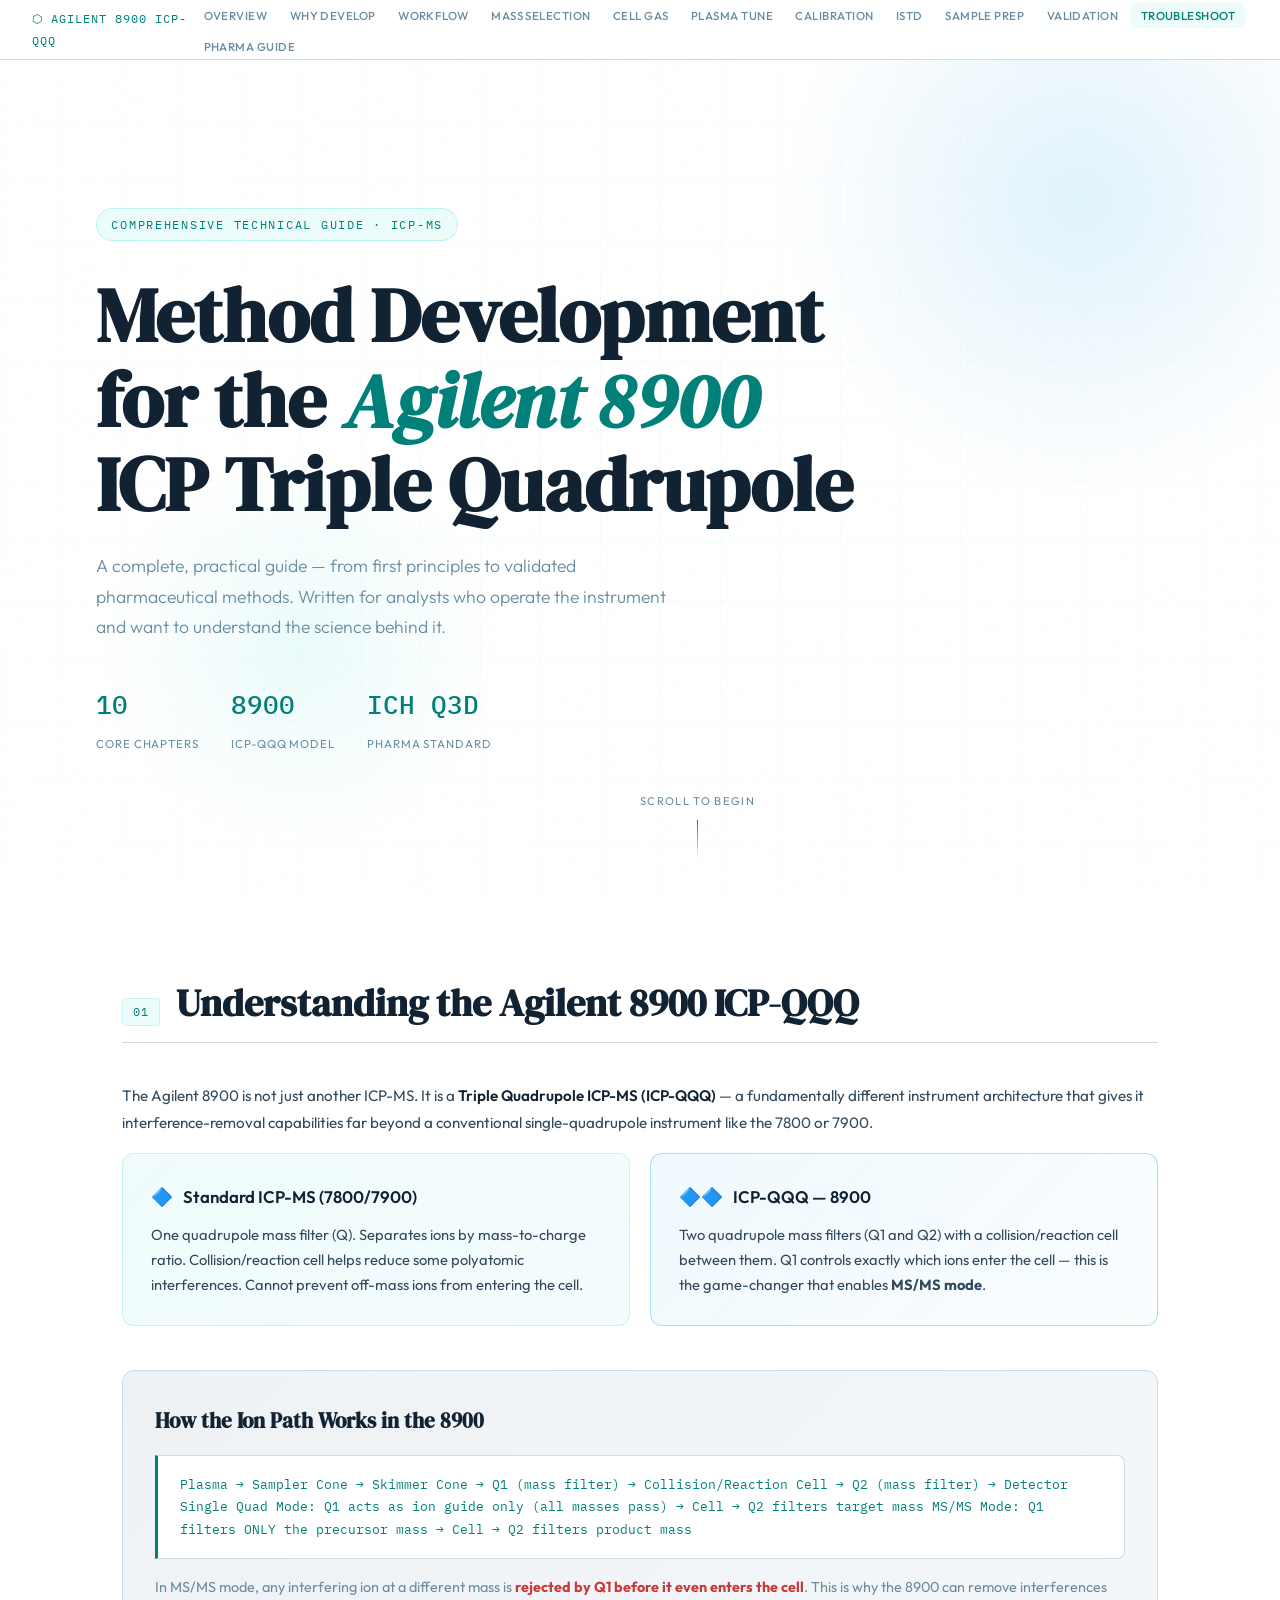
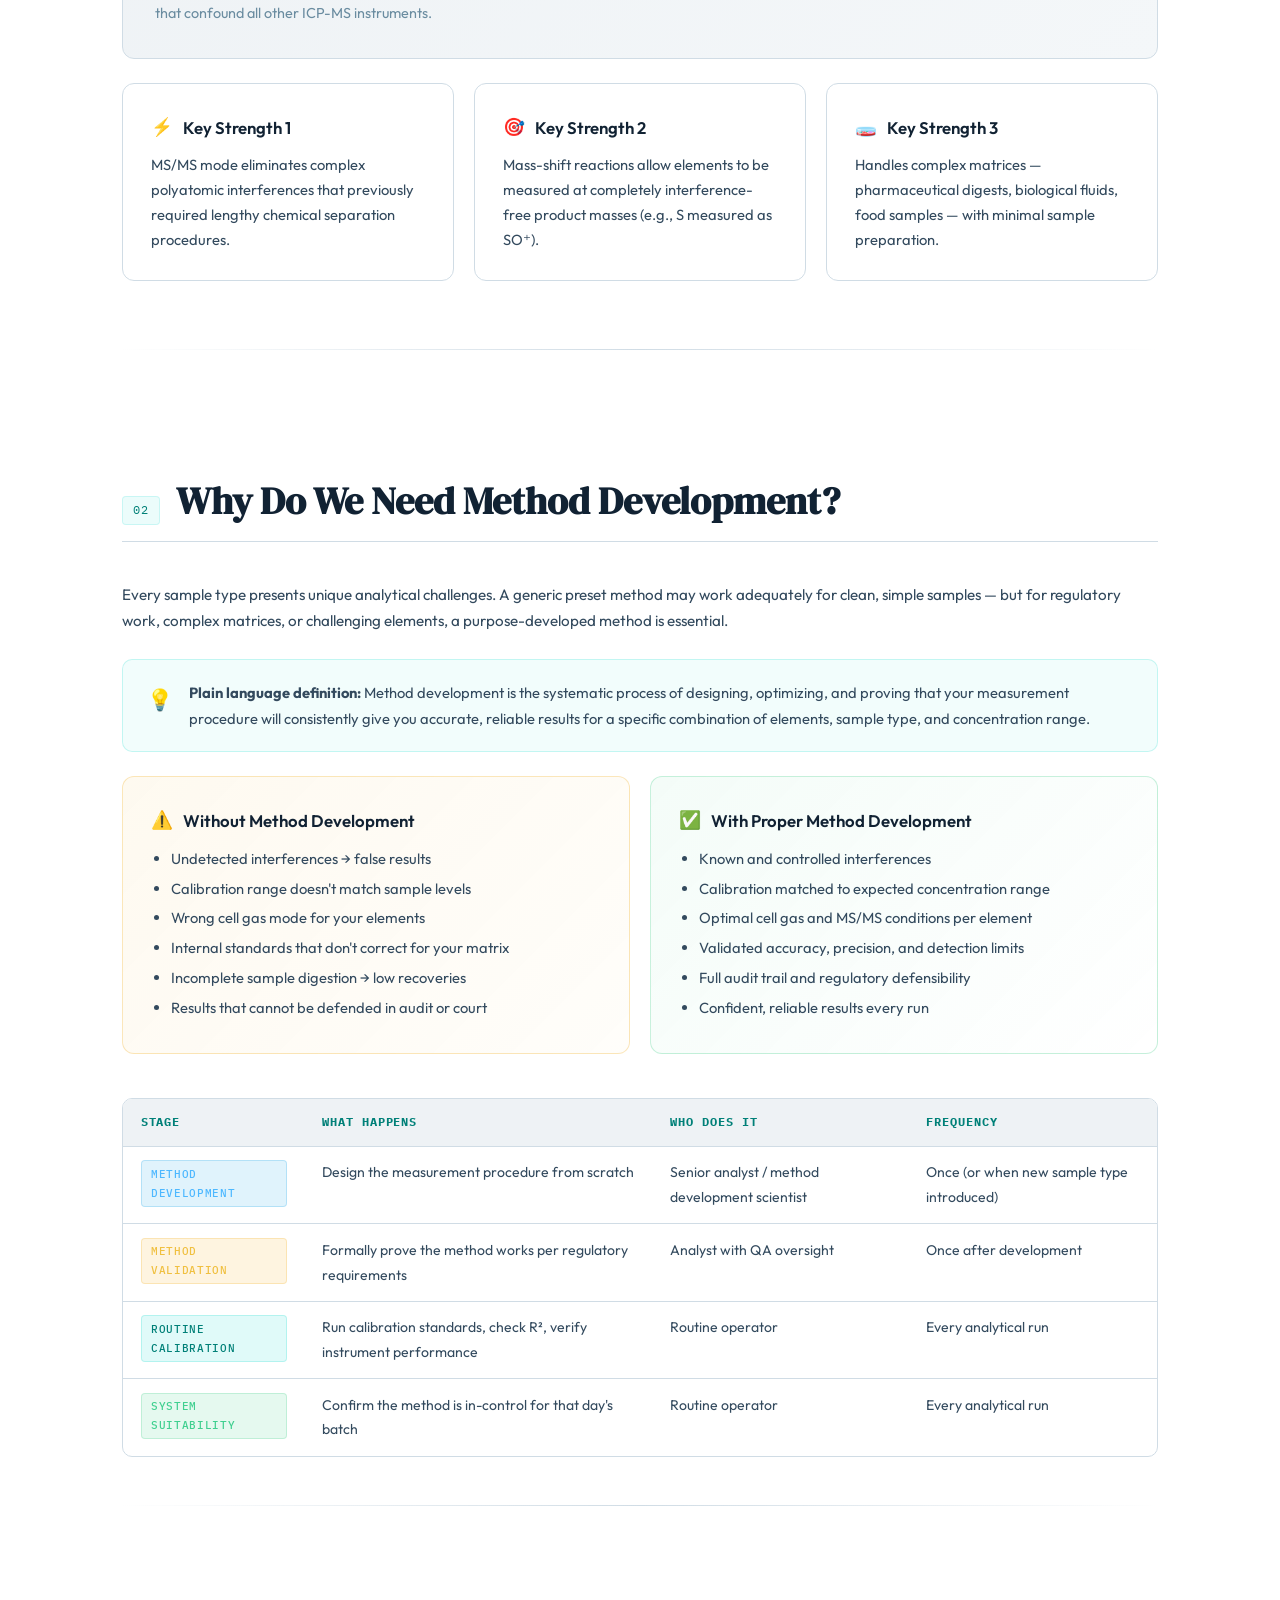
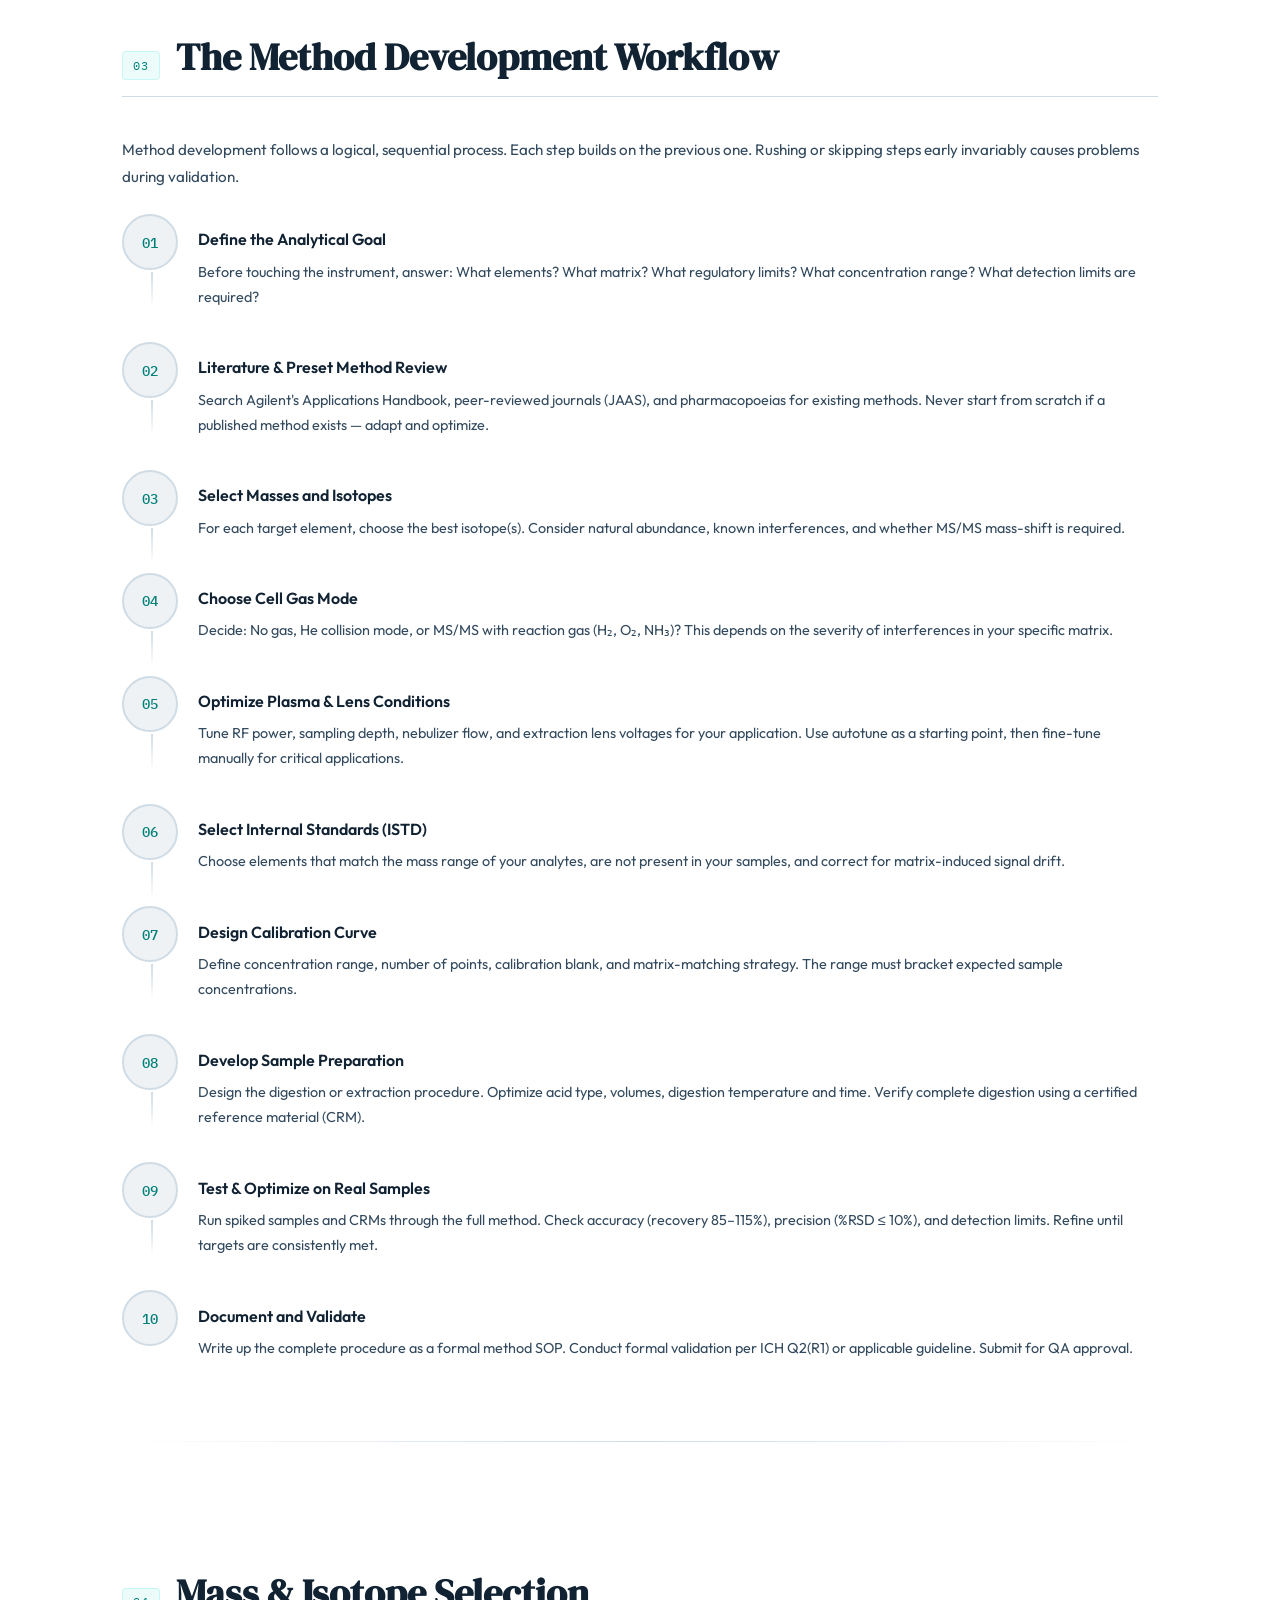
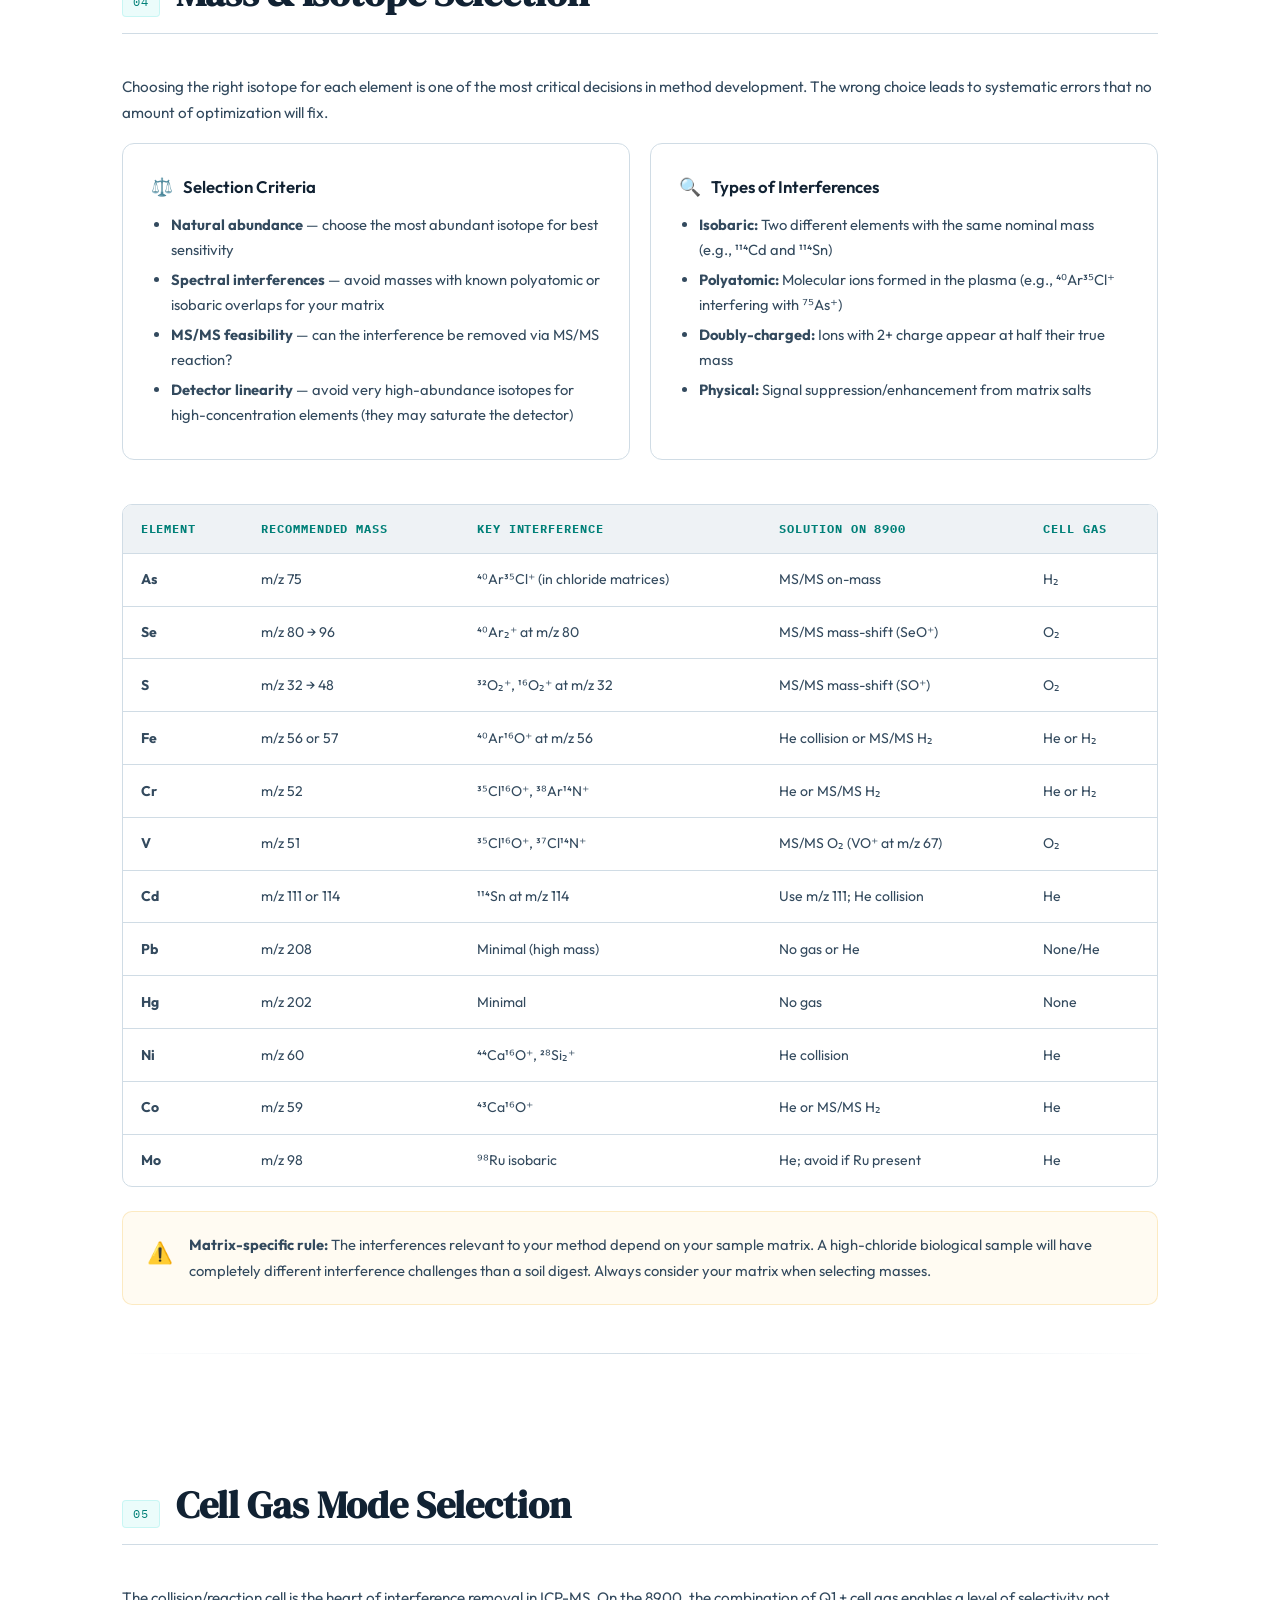
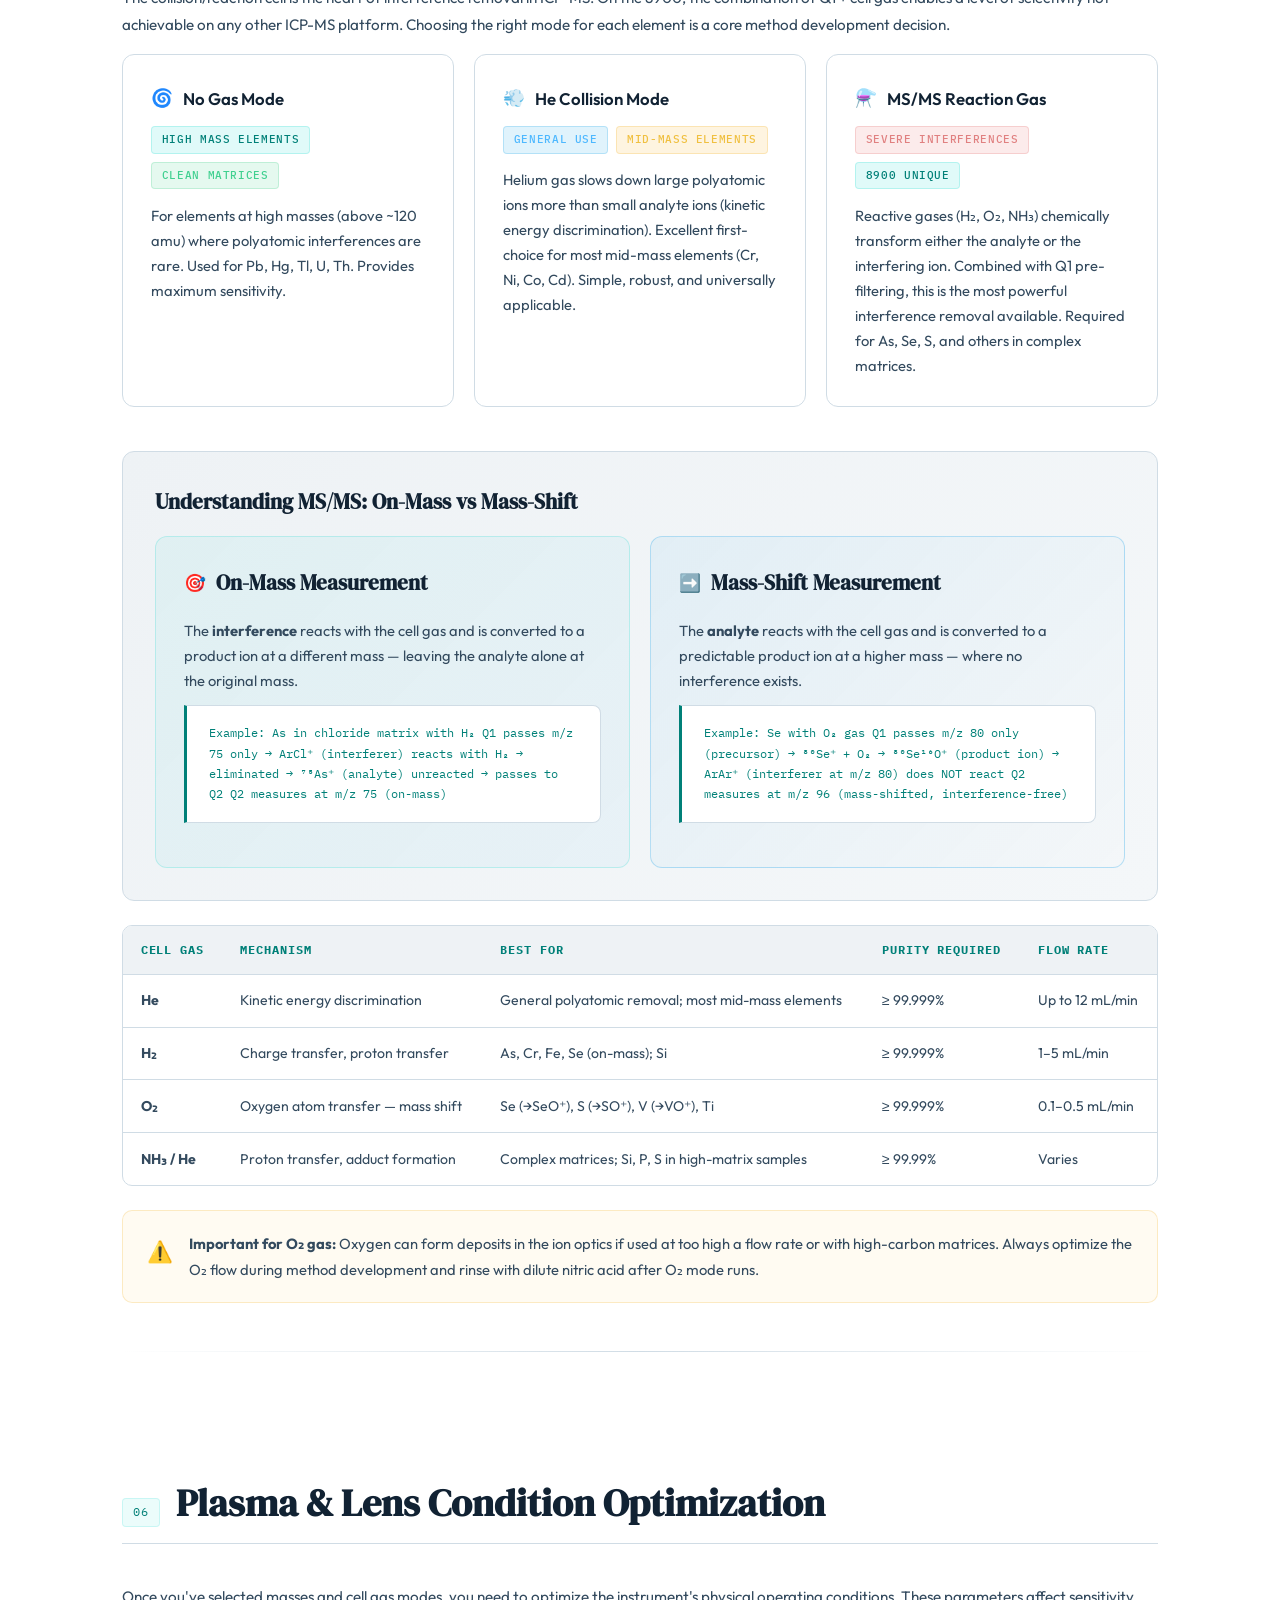
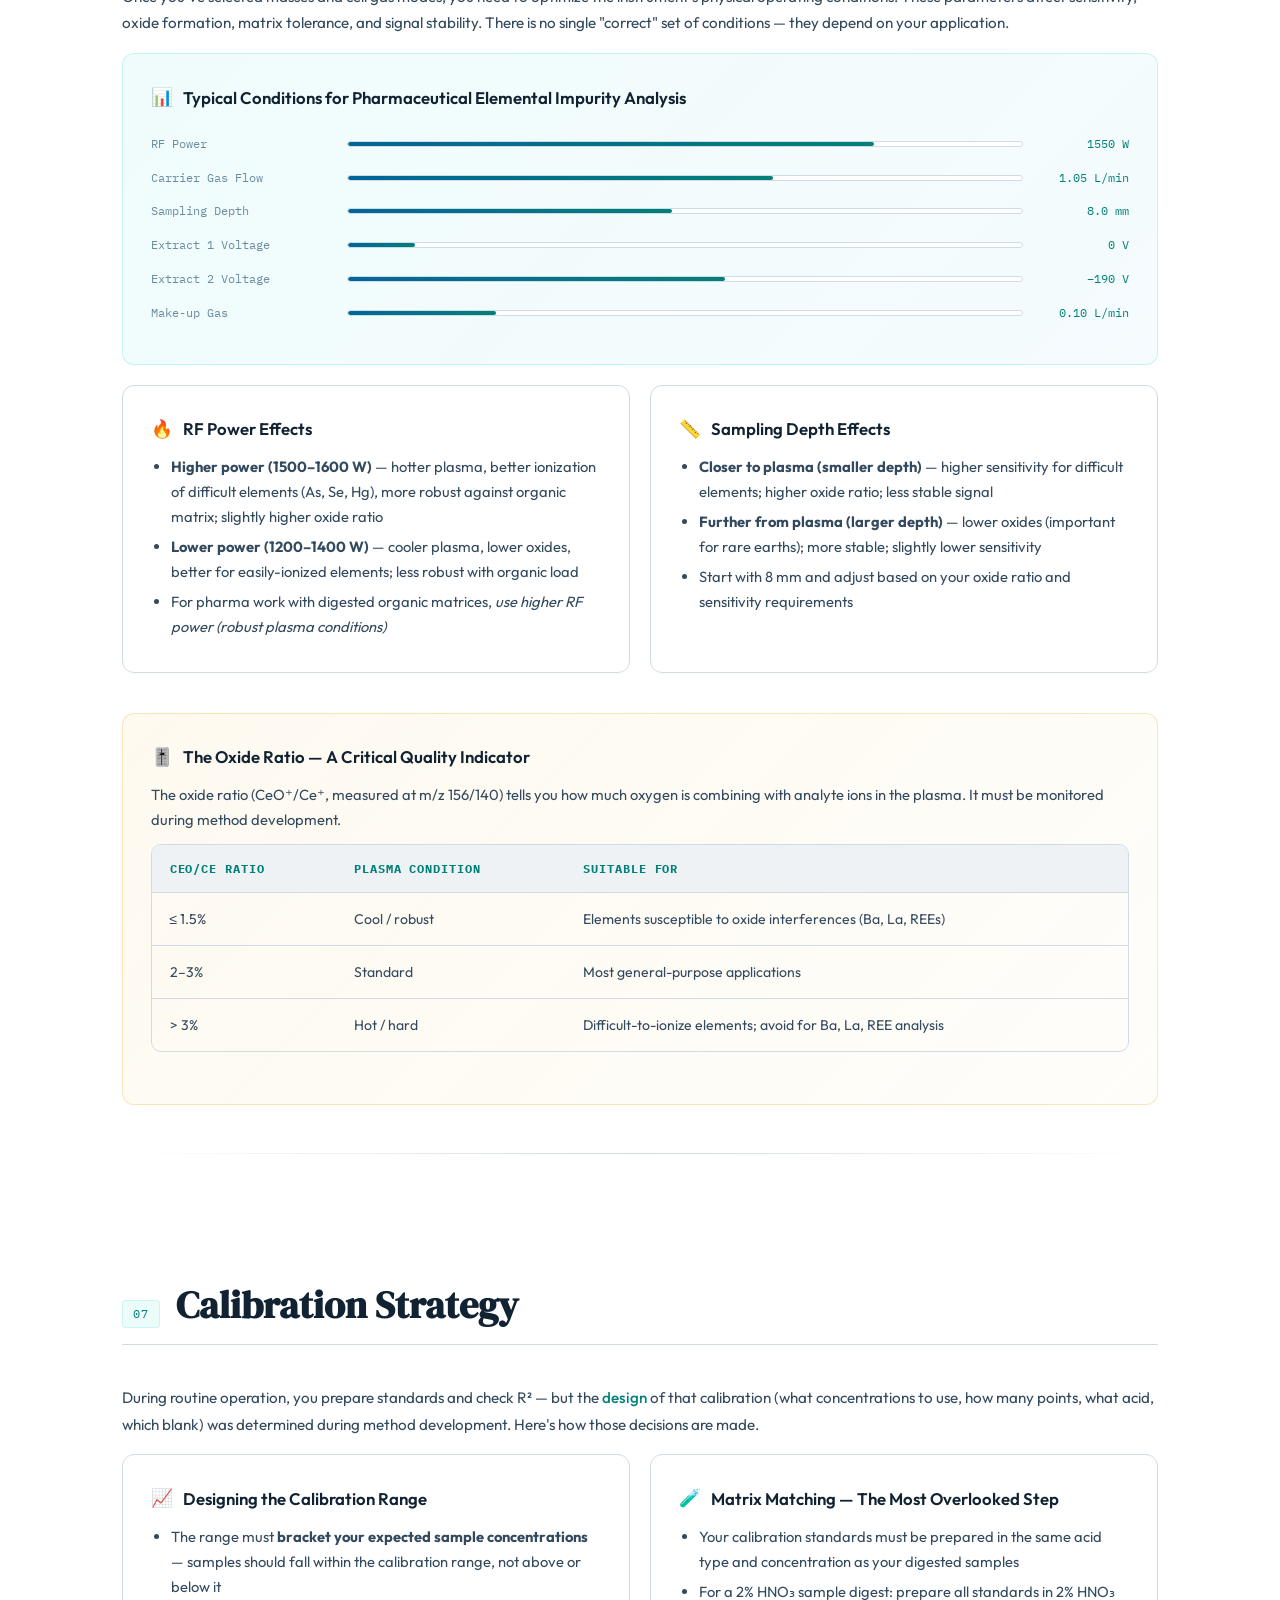
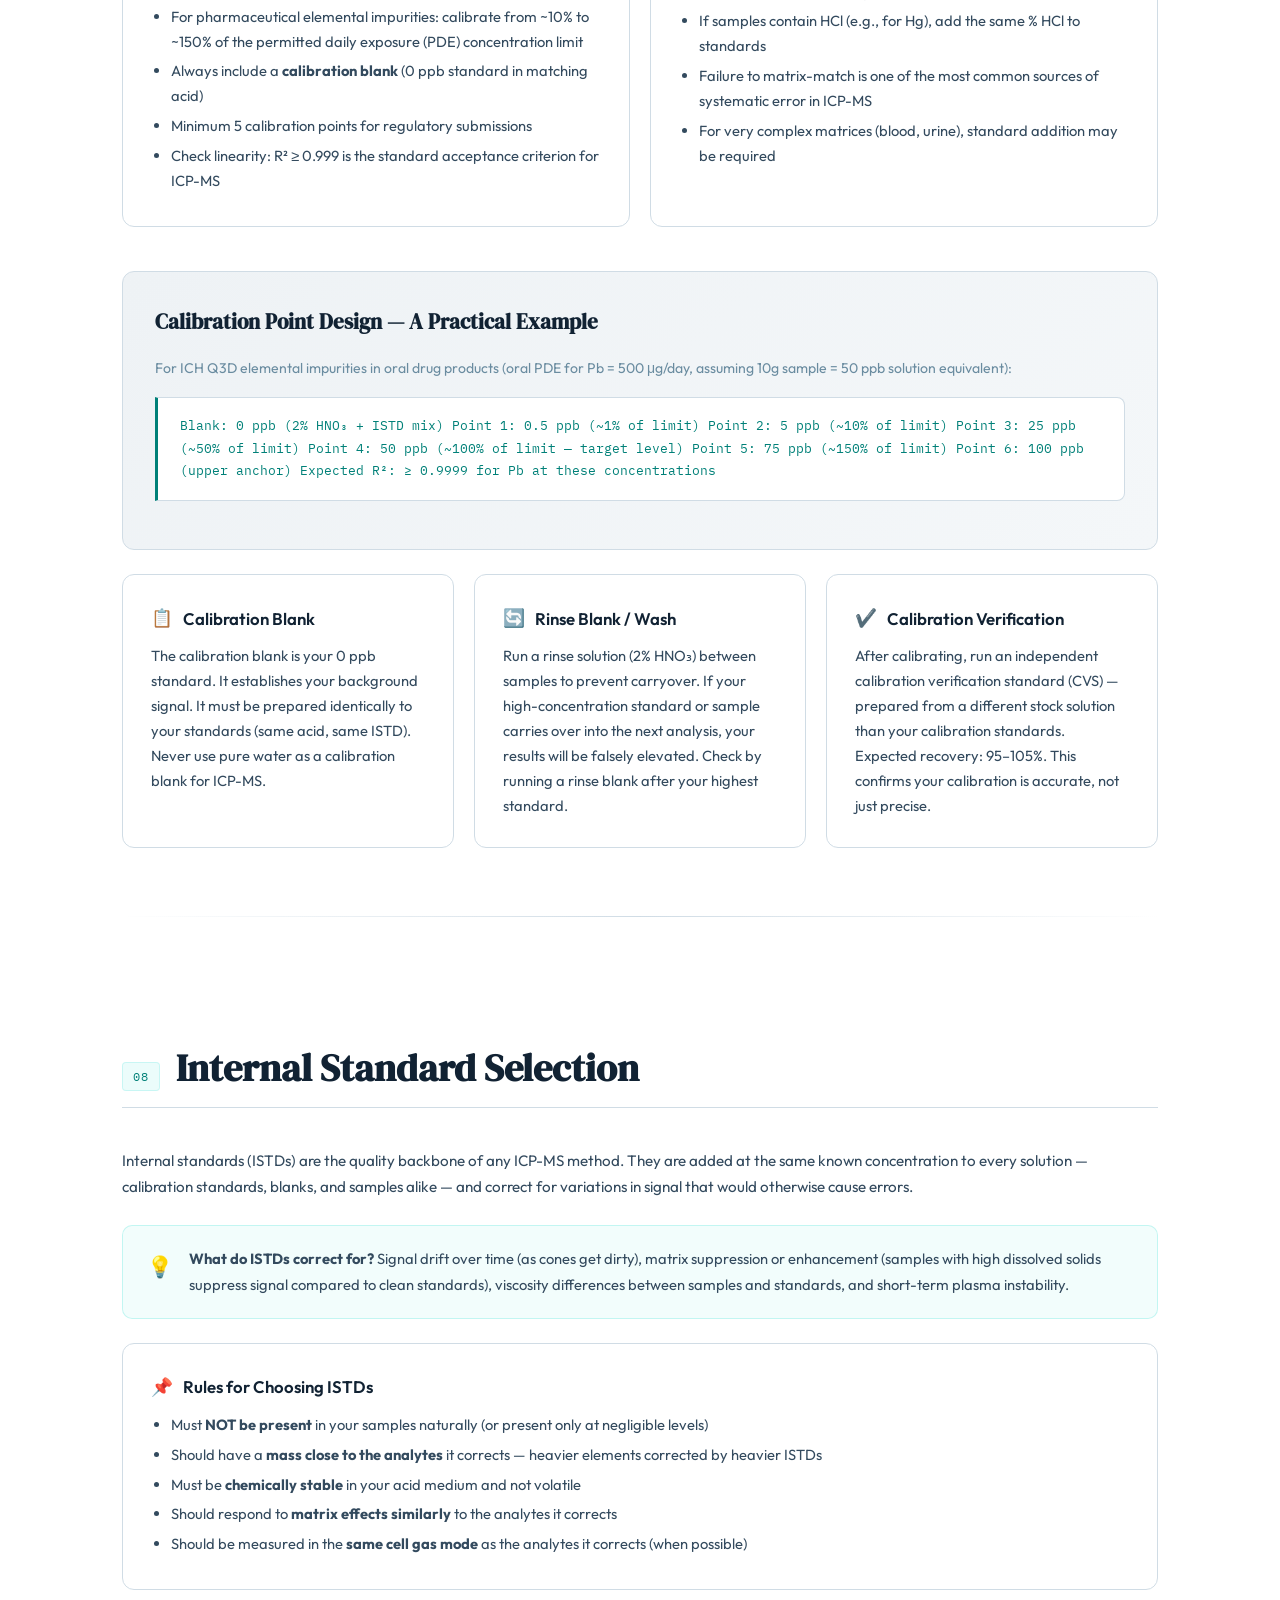
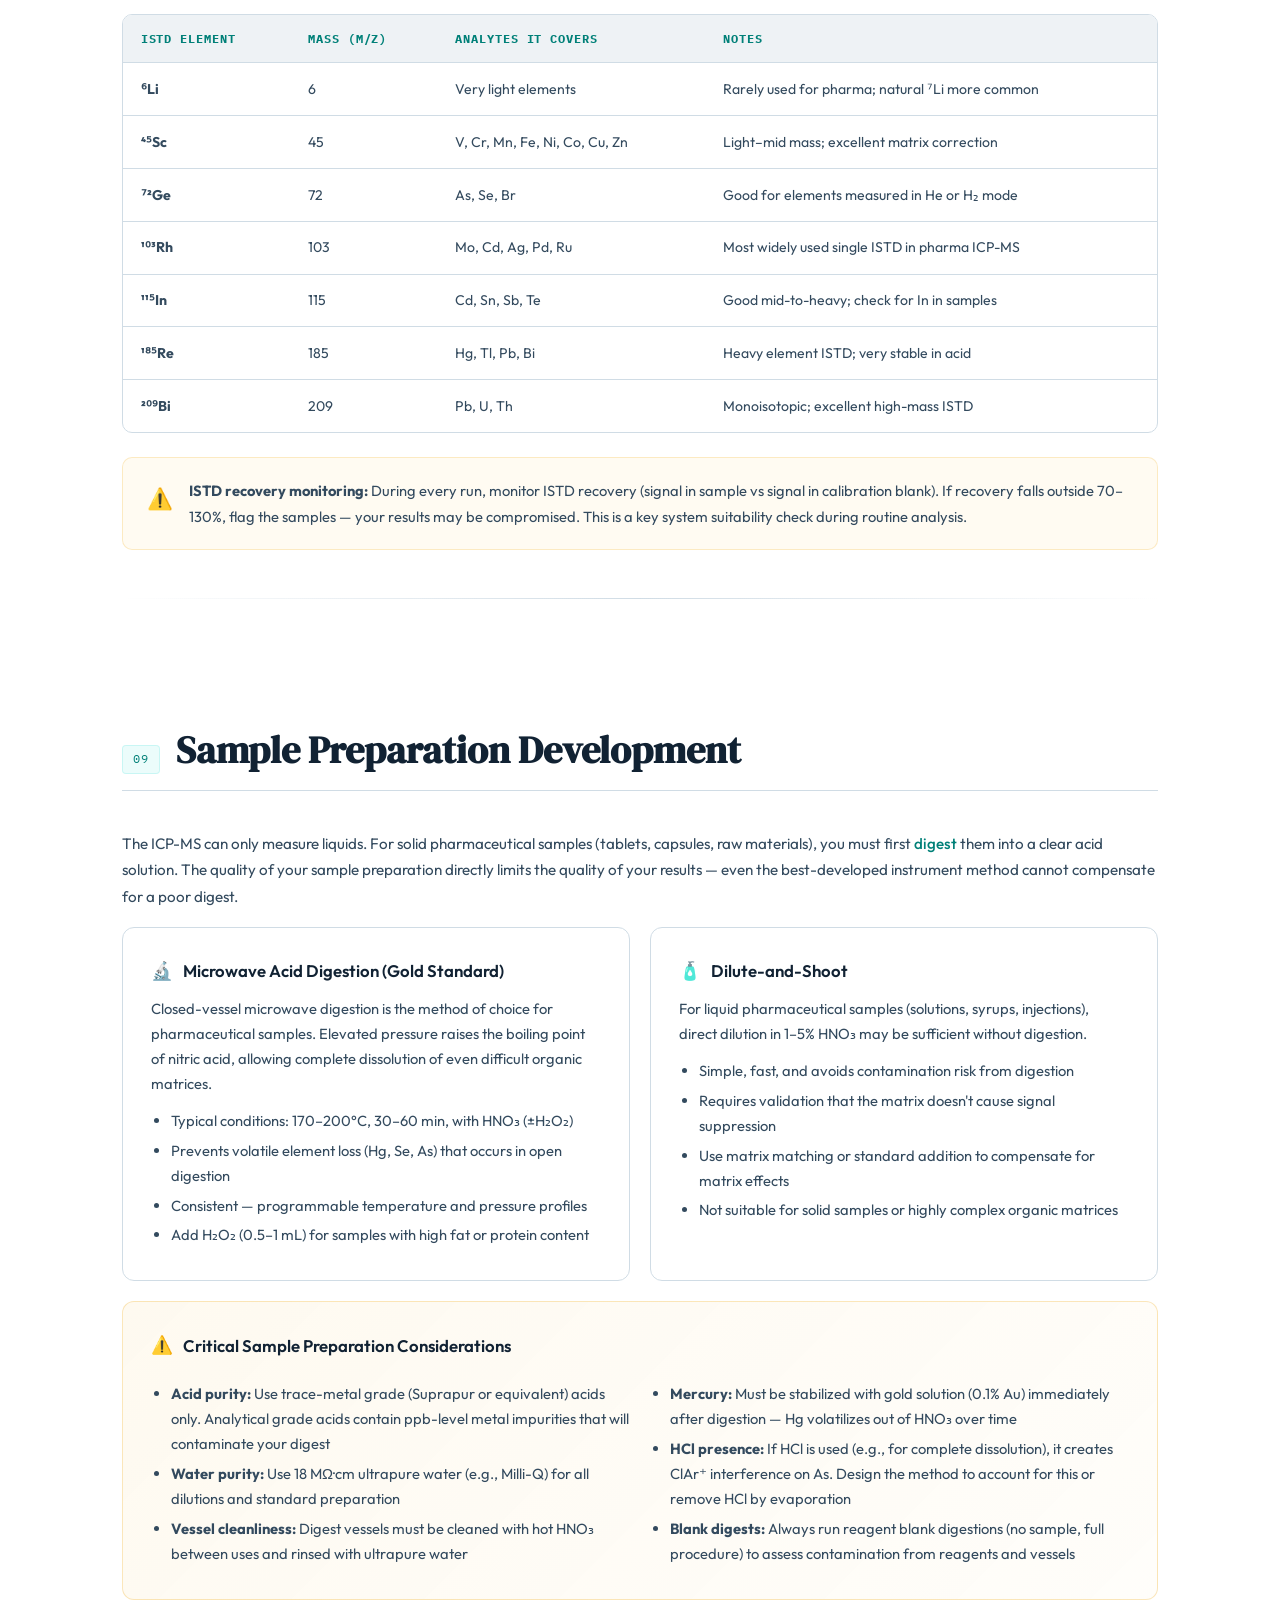
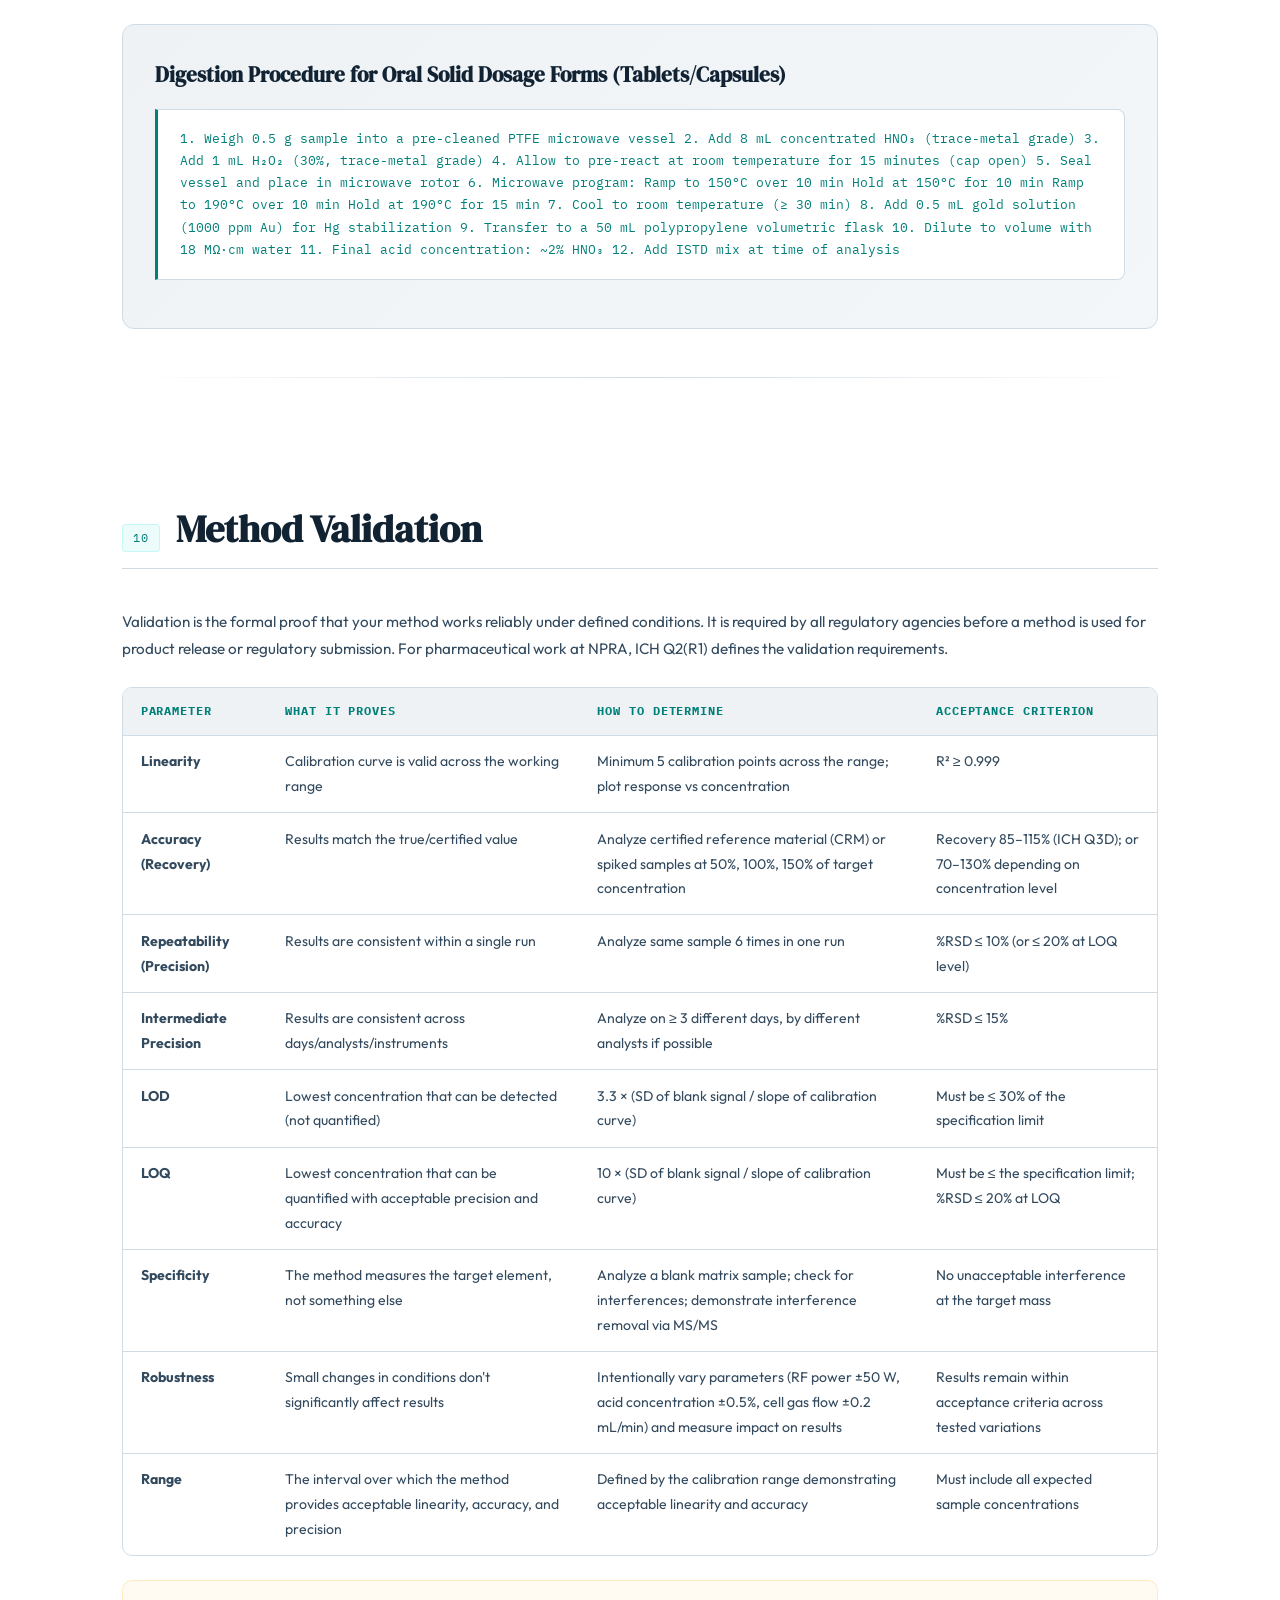
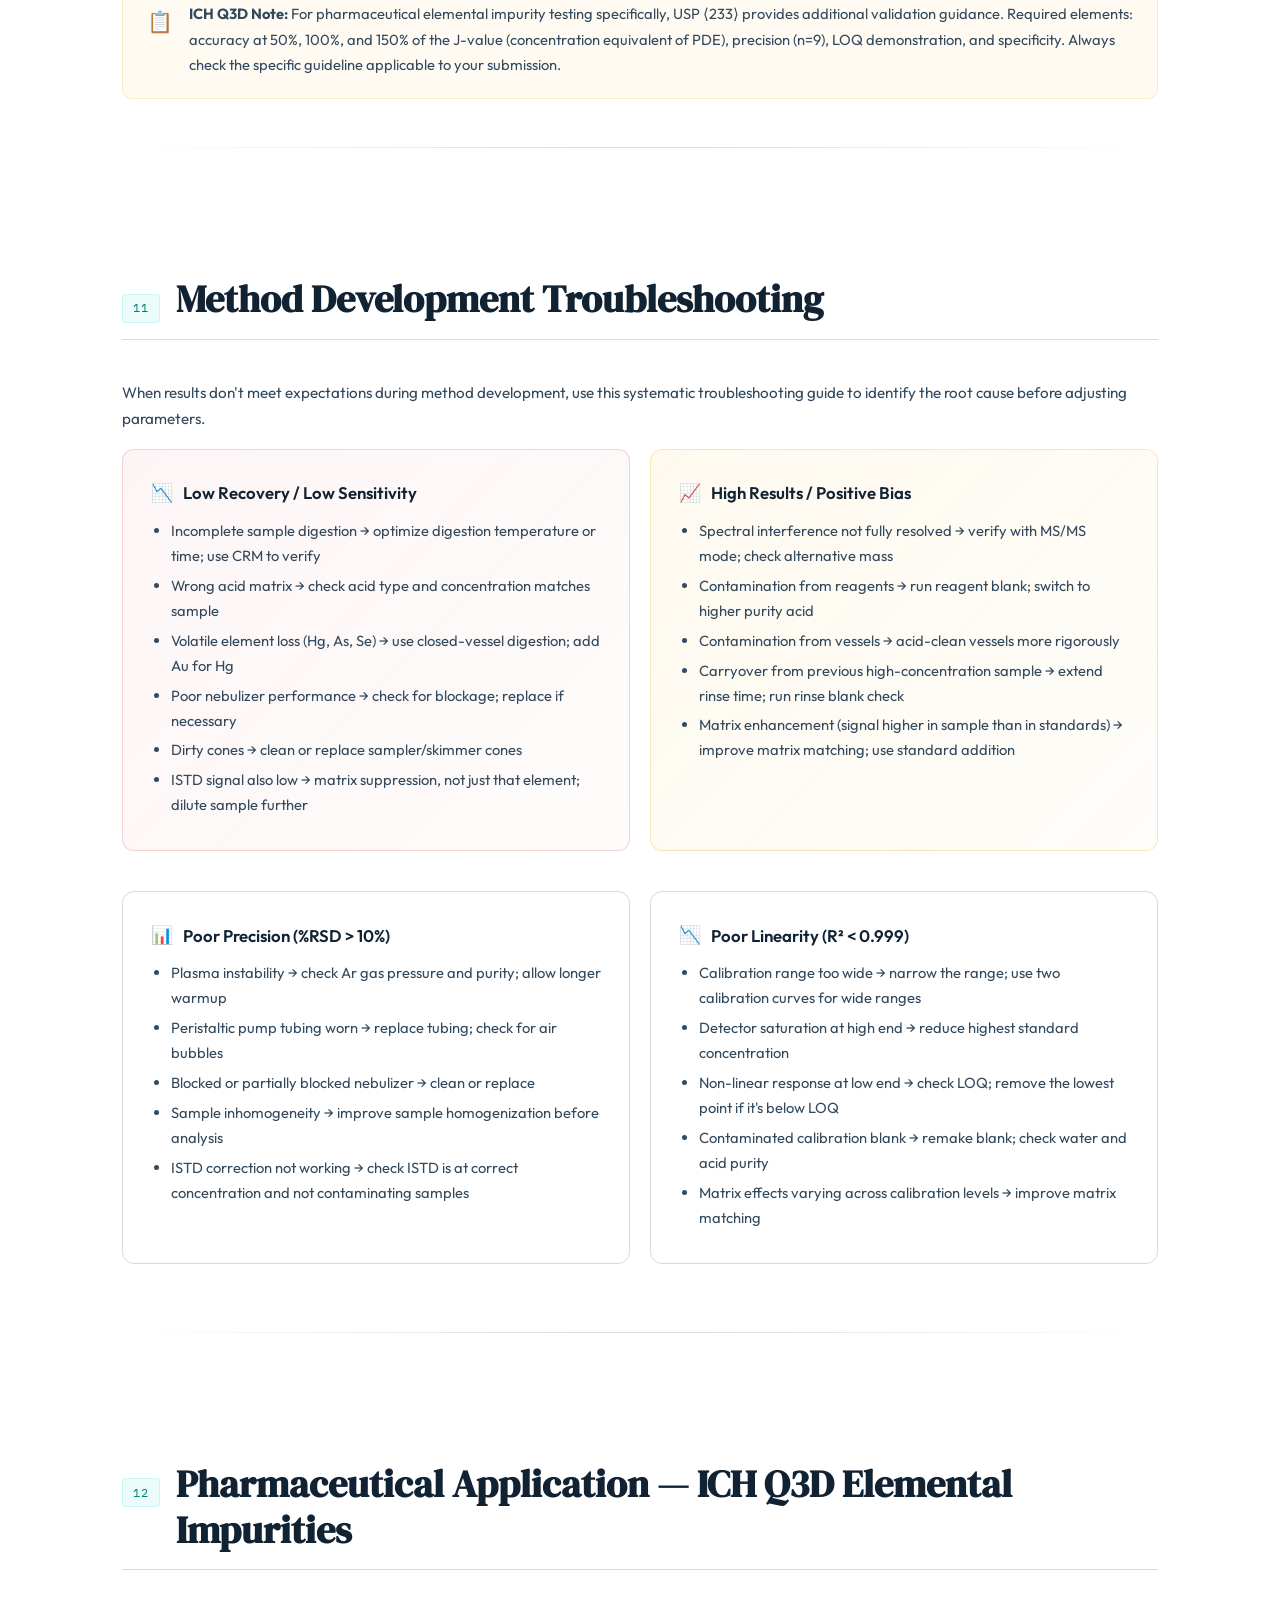
<file: agilent-8900-method-development-guide.html>
<!DOCTYPE html>
<html lang="en">
<head>
<meta charset="UTF-8">
<meta name="viewport" content="width=device-width, initial-scale=1.0">
<title>Agilent 8900 ICP-MS — Method Development Guide</title>
<link href="https://fonts.googleapis.com/css2?family=DM+Serif+Display:ital@0;1&family=IBM+Plex+Mono:wght@400;500&family=Outfit:wght@300;400;500;600;700&display=swap" rel="stylesheet">
<style>
  :root {
    --bg:        #ffffff;
    --bg2:       #f4f7f9;
    --bg3:       #eef2f5;
    --panel:     #ffffff;
    --border:    #d0dce5;
    --accent:    #008078;
    --accent2:   #006699;
    --accent3:   #c97a00;
    --accent4:   #c93a3a;
    --text:      #334a5e;
    --muted:     #6a8ca0;
    --heading:   #112233;
    --white:     #ffffff;
  }

  *, *::before, *::after { box-sizing: border-box; margin: 0; padding: 0; }

  html { scroll-behavior: smooth; }

  body {
    background: var(--bg);
    color: var(--text);
    font-family: 'Outfit', sans-serif;
    font-size: 16px;
    line-height: 1.75;
    overflow-x: hidden;
  }

  /* ── SCROLLBAR ── */
  ::-webkit-scrollbar { width: 6px; }
  ::-webkit-scrollbar-track { background: var(--bg); }
  ::-webkit-scrollbar-thumb { background: var(--accent); border-radius: 3px; }

  /* ── NOISE OVERLAY ── */
  body::before {
    content: '';
    position: fixed;
    inset: 0;
    background-image: url("data:image/svg+xml,%3Csvg viewBox='0 0 256 256' xmlns='http://www.w3.org/2000/svg'%3E%3Cfilter id='noise'%3E%3CfeTurbulence type='fractalNoise' baseFrequency='0.9' numOctaves='4' stitchTiles='stitch'/%3E%3C/filter%3E%3Crect width='100%25' height='100%25' filter='url(%23noise)' opacity='0.03'/%3E%3C/svg%3E");
    pointer-events: none;
    z-index: 0;
    opacity: 0.4;
  }

  /* ── NAVBAR ── */
  nav {
    position: fixed;
    top: 0; left: 0; right: 0;
    z-index: 100;
    background: rgba(255,255,255,0.92);
    backdrop-filter: blur(12px);
    border-bottom: 1px solid var(--border);
    padding: 0 2rem;
    height: 60px;
    display: flex;
    align-items: center;
    justify-content: space-between;
  }

  .nav-brand {
    font-family: 'IBM Plex Mono', monospace;
    font-size: 0.78rem;
    color: var(--accent);
    letter-spacing: 0.08em;
    text-transform: uppercase;
  }

  .nav-links {
    display: flex;
    gap: 0.2rem;
    list-style: none;
    flex-wrap: wrap;
  }

  .nav-links a {
    color: var(--muted);
    text-decoration: none;
    font-size: 0.72rem;
    font-weight: 500;
    letter-spacing: 0.04em;
    text-transform: uppercase;
    padding: 0.3rem 0.6rem;
    border-radius: 4px;
    transition: color 0.2s, background 0.2s;
  }

  .nav-links a:hover {
    color: var(--accent);
    background: rgba(0,212,200,0.07);
  }

  /* ── HERO ── */
  .hero {
    position: relative;
    min-height: 100vh;
    display: flex;
    flex-direction: column;
    justify-content: center;
    align-items: flex-start;
    padding: 8rem 6rem 4rem;
    overflow: hidden;
  }

  .hero-grid {
    position: absolute;
    inset: 0;
    background-image:
      linear-gradient(rgba(0,212,200,0.04) 1px, transparent 1px),
      linear-gradient(90deg, rgba(0,212,200,0.04) 1px, transparent 1px);
    background-size: 60px 60px;
    mask-image: radial-gradient(ellipse 80% 80% at 50% 50%, black, transparent);
  }

  .hero-glow {
    position: absolute;
    width: 600px; height: 600px;
    background: radial-gradient(circle, rgba(0,153,230,0.12) 0%, transparent 70%);
    top: -100px; right: -100px;
    pointer-events: none;
  }

  .hero-glow2 {
    position: absolute;
    width: 400px; height: 400px;
    background: radial-gradient(circle, rgba(0,212,200,0.08) 0%, transparent 70%);
    bottom: 50px; left: 100px;
    pointer-events: none;
  }

  .hero-tag {
    font-family: 'IBM Plex Mono', monospace;
    font-size: 0.72rem;
    letter-spacing: 0.15em;
    text-transform: uppercase;
    color: var(--accent);
    background: rgba(0,212,200,0.08);
    border: 1px solid rgba(0,212,200,0.2);
    padding: 0.35rem 0.9rem;
    border-radius: 20px;
    margin-bottom: 2rem;
    display: inline-block;
    animation: fadeUp 0.8s ease both;
  }

  .hero h1 {
    font-family: 'DM Serif Display', serif;
    font-size: clamp(2.8rem, 6vw, 5.5rem);
    line-height: 1.1;
    color: var(--heading);
    max-width: 820px;
    animation: fadeUp 0.8s 0.1s ease both;
  }

  .hero h1 em {
    font-style: italic;
    color: var(--accent);
  }

  .hero-sub {
    margin-top: 1.5rem;
    font-size: 1.1rem;
    color: var(--muted);
    max-width: 580px;
    font-weight: 300;
    animation: fadeUp 0.8s 0.2s ease both;
  }

  .hero-meta {
    margin-top: 2.5rem;
    display: flex;
    gap: 2rem;
    animation: fadeUp 0.8s 0.3s ease both;
  }

  .hero-stat {
    text-align: left;
  }

  .hero-stat-val {
    font-family: 'IBM Plex Mono', monospace;
    font-size: 1.6rem;
    font-weight: 500;
    color: var(--accent);
    display: block;
  }

  .hero-stat-label {
    font-size: 0.72rem;
    text-transform: uppercase;
    letter-spacing: 0.08em;
    color: var(--muted);
  }

  .scroll-hint {
    position: absolute;
    bottom: 2.5rem;
    left: 50%;
    transform: translateX(-50%);
    display: flex;
    flex-direction: column;
    align-items: center;
    gap: 0.5rem;
    color: var(--muted);
    font-size: 0.7rem;
    letter-spacing: 0.12em;
    text-transform: uppercase;
    animation: fadeUp 1s 0.6s ease both;
  }

  .scroll-hint::after {
    content: '';
    width: 1px;
    height: 40px;
    background: linear-gradient(var(--accent), transparent);
    animation: scrollLine 1.5s ease infinite;
  }

  @keyframes scrollLine {
    0% { opacity: 1; transform: scaleY(1); transform-origin: top; }
    100% { opacity: 0; transform: scaleY(0.2); transform-origin: top; }
  }

  /* ── MAIN LAYOUT ── */
  main {
    position: relative;
    z-index: 1;
    max-width: 1100px;
    margin: 0 auto;
    padding: 0 2rem 6rem;
  }

  /* ── SECTION ── */
  section {
    padding-top: 5rem;
    margin-bottom: 1rem;
  }

  .section-header {
    display: flex;
    align-items: baseline;
    gap: 1rem;
    margin-bottom: 2.5rem;
    padding-bottom: 1rem;
    border-bottom: 1px solid var(--border);
  }

  .section-num {
    font-family: 'IBM Plex Mono', monospace;
    font-size: 0.72rem;
    color: var(--accent);
    background: rgba(0,212,200,0.08);
    border: 1px solid rgba(0,212,200,0.15);
    padding: 0.2rem 0.6rem;
    border-radius: 4px;
    letter-spacing: 0.1em;
    flex-shrink: 0;
  }

  .section-header h2 {
    font-family: 'DM Serif Display', serif;
    font-size: clamp(1.6rem, 3vw, 2.4rem);
    color: var(--heading);
    line-height: 1.2;
  }

  /* ── CARDS ── */
  .card {
    background: var(--panel);
    border: 1px solid var(--border);
    border-radius: 12px;
    padding: 1.75rem;
    margin-bottom: 1.25rem;
    transition: border-color 0.25s, transform 0.25s;
    position: relative;
    overflow: hidden;
  }

  .card::before {
    content: '';
    position: absolute;
    top: 0; left: 0;
    width: 3px;
    height: 100%;
    background: var(--accent);
    opacity: 0;
    transition: opacity 0.25s;
  }

  .card:hover {
    border-color: rgba(0,212,200,0.3);
    transform: translateX(4px);
  }

  .card:hover::before { opacity: 1; }

  .card h3 {
    font-family: 'Outfit', sans-serif;
    font-size: 1.05rem;
    font-weight: 600;
    color: var(--heading);
    margin-bottom: 0.6rem;
    display: flex;
    align-items: center;
    gap: 0.6rem;
  }

  .card h3 .icon {
    font-size: 1.1rem;
    flex-shrink: 0;
  }

  .card p, .card li {
    font-size: 0.92rem;
    color: var(--text);
    line-height: 1.7;
  }

  .card ul, .card ol {
    padding-left: 1.25rem;
    margin-top: 0.5rem;
  }

  .card li { margin-bottom: 0.3rem; }

  /* ── GRID LAYOUTS ── */
  .grid-2 { display: grid; grid-template-columns: 1fr 1fr; gap: 1.25rem; }
  .grid-3 { display: grid; grid-template-columns: repeat(3, 1fr); gap: 1.25rem; }

  /* ── ACCENT CARDS ── */
  .card-accent {
    background: linear-gradient(135deg, rgba(0,212,200,0.06) 0%, rgba(0,153,230,0.04) 100%);
    border-color: rgba(0,212,200,0.2);
  }

  .card-warning {
    background: linear-gradient(135deg, rgba(240,165,0,0.06) 0%, rgba(240,165,0,0.02) 100%);
    border-color: rgba(240,165,0,0.25);
  }

  .card-warning::before { background: var(--accent3); }

  .card-danger {
    background: linear-gradient(135deg, rgba(224,90,90,0.06) 0%, rgba(224,90,90,0.02) 100%);
    border-color: rgba(224,90,90,0.25);
  }

  .card-danger::before { background: var(--accent4); }

  /* ── TABLE ── */
  .table-wrap {
    overflow-x: auto;
    border-radius: 10px;
    border: 1px solid var(--border);
    margin: 1.5rem 0;
  }

  table {
    width: 100%;
    border-collapse: collapse;
    font-size: 0.88rem;
  }

  thead {
    background: var(--bg3);
  }

  th {
    padding: 0.85rem 1.1rem;
    text-align: left;
    font-family: 'IBM Plex Mono', monospace;
    font-size: 0.72rem;
    letter-spacing: 0.08em;
    text-transform: uppercase;
    color: var(--accent);
    border-bottom: 1px solid var(--border);
  }

  td {
    padding: 0.85rem 1.1rem;
    border-bottom: 1px solid var(--border);
    vertical-align: top;
    color: var(--text);
  }

  tr:last-child td { border-bottom: none; }
  tr:hover td { background: rgba(0,212,200,0.03); }

  /* ── CODE / MONO BLOCKS ── */
  .mono-block {
    background: var(--bg);
    border: 1px solid var(--border);
    border-left: 3px solid var(--accent);
    border-radius: 0 8px 8px 0;
    padding: 1.1rem 1.4rem;
    font-family: 'IBM Plex Mono', monospace;
    font-size: 0.82rem;
    color: var(--accent);
    margin: 1rem 0;
    line-height: 1.7;
    overflow-x: auto;
  }

  /* ── CALLOUT ── */
  .callout {
    background: rgba(0,212,200,0.05);
    border: 1px solid rgba(0,212,200,0.2);
    border-radius: 10px;
    padding: 1.25rem 1.5rem;
    margin: 1.5rem 0;
    display: flex;
    gap: 1rem;
    align-items: flex-start;
  }

  .callout-icon { font-size: 1.3rem; flex-shrink: 0; margin-top: 0.1rem; }

  .callout p { font-size: 0.92rem; color: var(--text); }

  .callout-warn {
    background: rgba(240,165,0,0.05);
    border-color: rgba(240,165,0,0.2);
  }

  /* ── STEP FLOW ── */
  .steps { display: flex; flex-direction: column; gap: 0; margin: 1.5rem 0; }

  .step {
    display: grid;
    grid-template-columns: 56px 1fr;
    gap: 1.25rem;
    position: relative;
  }

  .step:not(:last-child) .step-num::after {
    content: '';
    position: absolute;
    left: 27px;
    top: 56px;
    width: 2px;
    height: calc(100% - 16px);
    background: linear-gradient(var(--border), transparent);
  }

  .step-num {
    width: 56px;
    height: 56px;
    background: var(--bg3);
    border: 2px solid var(--border);
    border-radius: 50%;
    display: flex;
    align-items: center;
    justify-content: center;
    font-family: 'IBM Plex Mono', monospace;
    font-size: 0.9rem;
    font-weight: 500;
    color: var(--accent);
    flex-shrink: 0;
    position: relative;
    z-index: 1;
    transition: border-color 0.2s, background 0.2s;
  }

  .step:hover .step-num {
    background: rgba(0,212,200,0.1);
    border-color: var(--accent);
  }

  .step-body { padding: 0.7rem 0 2rem; }

  .step-body h4 {
    font-size: 1rem;
    font-weight: 600;
    color: var(--heading);
    margin-bottom: 0.4rem;
  }

  .step-body p, .step-body li {
    font-size: 0.9rem;
    color: var(--text);
  }

  .step-body ul { padding-left: 1.2rem; margin-top: 0.4rem; }
  .step-body li { margin-bottom: 0.25rem; }

  /* ── BADGE ── */
  .badge {
    display: inline-block;
    font-family: 'IBM Plex Mono', monospace;
    font-size: 0.68rem;
    letter-spacing: 0.06em;
    text-transform: uppercase;
    padding: 0.2rem 0.6rem;
    border-radius: 4px;
    font-weight: 500;
  }

  .badge-teal { background: rgba(0,212,200,0.12); color: var(--accent); border: 1px solid rgba(0,212,200,0.2); }
  .badge-blue { background: rgba(0,153,230,0.12); color: #4db8ff; border: 1px solid rgba(0,153,230,0.2); }
  .badge-amber { background: rgba(240,165,0,0.12); color: #f0c040; border: 1px solid rgba(240,165,0,0.2); }
  .badge-red { background: rgba(224,90,90,0.12); color: #e08080; border: 1px solid rgba(224,90,90,0.2); }
  .badge-green { background: rgba(40,200,120,0.12); color: #40d090; border: 1px solid rgba(40,200,120,0.2); }

  /* ── PROSE ── */
  .prose p { margin-bottom: 1rem; font-size: 0.95rem; }
  .prose strong { color: var(--heading); font-weight: 600; }
  .prose em { color: var(--accent); font-style: normal; font-weight: 500; }

  /* ── DIVIDER ── */
  .divider {
    height: 1px;
    background: linear-gradient(90deg, transparent, var(--border), transparent);
    margin: 3rem 0;
  }

  /* ── PILL TAG ── */
  .pill-row { display: flex; flex-wrap: wrap; gap: 0.5rem; margin-top: 0.75rem; }

  /* ── HIGHLIGHT BOX ── */
  .highlight-box {
    background: linear-gradient(135deg, var(--bg3) 0%, var(--bg2) 100%);
    border: 1px solid var(--border);
    border-radius: 12px;
    padding: 2rem;
    margin: 1.5rem 0;
  }

  .highlight-box h3 {
    font-family: 'DM Serif Display', serif;
    font-size: 1.3rem;
    color: var(--heading);
    margin-bottom: 1rem;
  }

  /* ── PROGRESS BAR ── */
  .param-row {
    display: flex;
    align-items: center;
    gap: 1rem;
    margin-bottom: 0.75rem;
  }

  .param-label {
    font-family: 'IBM Plex Mono', monospace;
    font-size: 0.78rem;
    color: var(--muted);
    width: 180px;
    flex-shrink: 0;
  }

  .param-bar {
    flex: 1;
    height: 6px;
    background: var(--bg);
    border-radius: 3px;
    overflow: hidden;
    border: 1px solid var(--border);
  }

  .param-fill {
    height: 100%;
    border-radius: 3px;
    background: linear-gradient(90deg, var(--accent2), var(--accent));
  }

  .param-val {
    font-family: 'IBM Plex Mono', monospace;
    font-size: 0.78rem;
    color: var(--accent);
    width: 90px;
    text-align: right;
    flex-shrink: 0;
  }

  /* ── FOOTER ── */
  footer {
    background: var(--bg2);
    border-top: 1px solid var(--border);
    padding: 2.5rem 6rem;
    display: flex;
    justify-content: space-between;
    align-items: center;
    font-size: 0.8rem;
    color: var(--muted);
    font-family: 'IBM Plex Mono', monospace;
    letter-spacing: 0.04em;
  }

  footer span { color: var(--accent); }

  /* ── ANIMATIONS ── */
  @keyframes fadeUp {
    from { opacity: 0; transform: translateY(24px); }
    to   { opacity: 1; transform: translateY(0); }
  }

  .fade-in {
    opacity: 0;
    transform: translateY(20px);
    transition: opacity 0.6s ease, transform 0.6s ease;
  }

  .fade-in.visible {
    opacity: 1;
    transform: translateY(0);
  }

  /* ── RESPONSIVE ── */
  @media (max-width: 768px) {
    .hero { padding: 6rem 1.5rem 3rem; }
    main { padding: 0 1.25rem 4rem; }
    .grid-2, .grid-3 { grid-template-columns: 1fr; }
    .nav-links { display: none; }
    footer { padding: 2rem 1.5rem; flex-direction: column; gap: 0.75rem; text-align: center; }
  }
</style>
</head>
<body>

<!-- NAVBAR -->
<nav>
  <div class="nav-brand">⬡ Agilent 8900 ICP-QQQ</div>
  <ul class="nav-links">
    <li><a href="#intro">Overview</a></li>
    <li><a href="#why">Why Develop</a></li>
    <li><a href="#workflow">Workflow</a></li>
    <li><a href="#masses">Mass Selection</a></li>
    <li><a href="#cellgas">Cell Gas</a></li>
    <li><a href="#plasma">Plasma Tune</a></li>
    <li><a href="#calibration">Calibration</a></li>
    <li><a href="#istd">ISTD</a></li>
    <li><a href="#sampleprep">Sample Prep</a></li>
    <li><a href="#validation">Validation</a></li>
    <li><a href="#troubleshoot">Troubleshoot</a></li>
    <li><a href="#pharma">Pharma Guide</a></li>
  </ul>
</nav>

<!-- HERO -->
<header class="hero">
  <div class="hero-grid"></div>
  <div class="hero-glow"></div>
  <div class="hero-glow2"></div>

  <div class="hero-tag">Comprehensive Technical Guide · ICP-MS</div>

  <h1>Method Development<br>for the <em>Agilent 8900</em><br>ICP Triple Quadrupole</h1>

  <p class="hero-sub">
    A complete, practical guide — from first principles to validated pharmaceutical methods.
    Written for analysts who operate the instrument and want to understand the science behind it.
  </p>

  <div class="hero-meta">
    <div class="hero-stat">
      <span class="hero-stat-val">10</span>
      <span class="hero-stat-label">Core Chapters</span>
    </div>
    <div class="hero-stat">
      <span class="hero-stat-val">8900</span>
      <span class="hero-stat-label">ICP-QQQ Model</span>
    </div>
    <div class="hero-stat">
      <span class="hero-stat-val">ICH Q3D</span>
      <span class="hero-stat-label">Pharma Standard</span>
    </div>
  </div>

  <div class="scroll-hint">Scroll to begin</div>
</header>

<!-- MAIN CONTENT -->
<main>

  <!-- ══════════════════════════════════ -->
  <!-- SECTION 1: WHAT IS THE 8900 -->
  <!-- ══════════════════════════════════ -->
  <section id="intro" class="fade-in">
    <div class="section-header">
      <span class="section-num">01</span>
      <h2>Understanding the Agilent 8900 ICP-QQQ</h2>
    </div>

    <div class="prose">
      <p>
        The Agilent 8900 is not just another ICP-MS. It is a <strong>Triple Quadrupole ICP-MS (ICP-QQQ)</strong> — a fundamentally different instrument architecture that gives it interference-removal capabilities far beyond a conventional single-quadrupole instrument like the 7800 or 7900.
      </p>
    </div>

    <div class="grid-2">
      <div class="card card-accent">
        <h3><span class="icon">🔷</span> Standard ICP-MS (7800/7900)</h3>
        <p>One quadrupole mass filter (Q). Separates ions by mass-to-charge ratio. Collision/reaction cell helps reduce some polyatomic interferences. Cannot prevent off-mass ions from entering the cell.</p>
      </div>
      <div class="card card-accent" style="border-color:rgba(0,153,230,0.3); background: linear-gradient(135deg, rgba(0,153,230,0.06) 0%, rgba(0,153,230,0.02) 100%);">
        <h3><span class="icon">🔷🔷</span> ICP-QQQ — 8900</h3>
        <p>Two quadrupole mass filters (Q1 and Q2) with a collision/reaction cell between them. Q1 controls exactly which ions enter the cell — this is the game-changer that enables <strong>MS/MS mode</strong>.</p>
      </div>
    </div>

    <div class="highlight-box">
      <h3>How the Ion Path Works in the 8900</h3>
      <div class="mono-block">
Plasma → Sampler Cone → Skimmer Cone → Q1 (mass filter) → Collision/Reaction Cell → Q2 (mass filter) → Detector

Single Quad Mode:  Q1 acts as ion guide only (all masses pass) → Cell → Q2 filters target mass
MS/MS Mode:        Q1 filters ONLY the precursor mass → Cell → Q2 filters product mass
      </div>
      <p style="font-size:0.9rem; color:var(--muted); margin-top:0.75rem;">In MS/MS mode, any interfering ion at a different mass is <strong style="color:var(--accent4)">rejected by Q1 before it even enters the cell</strong>. This is why the 8900 can remove interferences that confound all other ICP-MS instruments.</p>
    </div>

    <div class="grid-3">
      <div class="card">
        <h3><span class="icon">⚡</span> Key Strength 1</h3>
        <p>MS/MS mode eliminates complex polyatomic interferences that previously required lengthy chemical separation procedures.</p>
      </div>
      <div class="card">
        <h3><span class="icon">🎯</span> Key Strength 2</h3>
        <p>Mass-shift reactions allow elements to be measured at completely interference-free product masses (e.g., S measured as SO⁺).</p>
      </div>
      <div class="card">
        <h3><span class="icon">🧫</span> Key Strength 3</h3>
        <p>Handles complex matrices — pharmaceutical digests, biological fluids, food samples — with minimal sample preparation.</p>
      </div>
    </div>
  </section>

  <div class="divider"></div>

  <!-- ══════════════════════════════════ -->
  <!-- SECTION 2: WHY METHOD DEVELOPMENT -->
  <!-- ══════════════════════════════════ -->
  <section id="why" class="fade-in">
    <div class="section-header">
      <span class="section-num">02</span>
      <h2>Why Do We Need Method Development?</h2>
    </div>

    <div class="prose">
      <p>
        Every sample type presents unique analytical challenges. A generic preset method may work adequately for clean, simple samples — but for regulatory work, complex matrices, or challenging elements, a purpose-developed method is essential.
      </p>
    </div>

    <div class="callout">
      <span class="callout-icon">💡</span>
      <p><strong>Plain language definition:</strong> Method development is the systematic process of designing, optimizing, and proving that your measurement procedure will consistently give you accurate, reliable results for a specific combination of elements, sample type, and concentration range.</p>
    </div>

    <div class="grid-2">
      <div class="card card-warning">
        <h3><span class="icon">⚠️</span> Without Method Development</h3>
        <ul>
          <li>Undetected interferences → false results</li>
          <li>Calibration range doesn't match sample levels</li>
          <li>Wrong cell gas mode for your elements</li>
          <li>Internal standards that don't correct for your matrix</li>
          <li>Incomplete sample digestion → low recoveries</li>
          <li>Results that cannot be defended in audit or court</li>
        </ul>
      </div>
      <div class="card" style="border-color:rgba(40,200,120,0.25); background:linear-gradient(135deg,rgba(40,200,120,0.05),transparent);">
        <h3><span class="icon">✅</span> With Proper Method Development</h3>
        <ul>
          <li>Known and controlled interferences</li>
          <li>Calibration matched to expected concentration range</li>
          <li>Optimal cell gas and MS/MS conditions per element</li>
          <li>Validated accuracy, precision, and detection limits</li>
          <li>Full audit trail and regulatory defensibility</li>
          <li>Confident, reliable results every run</li>
        </ul>
      </div>
    </div>

    <div class="table-wrap">
      <table>
        <thead>
          <tr>
            <th>Stage</th>
            <th>What Happens</th>
            <th>Who Does It</th>
            <th>Frequency</th>
          </tr>
        </thead>
        <tbody>
          <tr>
            <td><span class="badge badge-blue">Method Development</span></td>
            <td>Design the measurement procedure from scratch</td>
            <td>Senior analyst / method development scientist</td>
            <td>Once (or when new sample type introduced)</td>
          </tr>
          <tr>
            <td><span class="badge badge-amber">Method Validation</span></td>
            <td>Formally prove the method works per regulatory requirements</td>
            <td>Analyst with QA oversight</td>
            <td>Once after development</td>
          </tr>
          <tr>
            <td><span class="badge badge-teal">Routine Calibration</span></td>
            <td>Run calibration standards, check R², verify instrument performance</td>
            <td>Routine operator</td>
            <td>Every analytical run</td>
          </tr>
          <tr>
            <td><span class="badge badge-green">System Suitability</span></td>
            <td>Confirm the method is in-control for that day's batch</td>
            <td>Routine operator</td>
            <td>Every analytical run</td>
          </tr>
        </tbody>
      </table>
    </div>
  </section>

  <div class="divider"></div>

  <!-- ══════════════════════════════════ -->
  <!-- SECTION 3: WORKFLOW OVERVIEW -->
  <!-- ══════════════════════════════════ -->
  <section id="workflow" class="fade-in">
    <div class="section-header">
      <span class="section-num">03</span>
      <h2>The Method Development Workflow</h2>
    </div>

    <div class="prose">
      <p>Method development follows a logical, sequential process. Each step builds on the previous one. Rushing or skipping steps early invariably causes problems during validation.</p>
    </div>

    <div class="steps">
      <div class="step">
        <div class="step-num">01</div>
        <div class="step-body">
          <h4>Define the Analytical Goal</h4>
          <p>Before touching the instrument, answer: What elements? What matrix? What regulatory limits? What concentration range? What detection limits are required?</p>
        </div>
      </div>
      <div class="step">
        <div class="step-num">02</div>
        <div class="step-body">
          <h4>Literature & Preset Method Review</h4>
          <p>Search Agilent's Applications Handbook, peer-reviewed journals (JAAS), and pharmacopoeias for existing methods. Never start from scratch if a published method exists — adapt and optimize.</p>
        </div>
      </div>
      <div class="step">
        <div class="step-num">03</div>
        <div class="step-body">
          <h4>Select Masses and Isotopes</h4>
          <p>For each target element, choose the best isotope(s). Consider natural abundance, known interferences, and whether MS/MS mass-shift is required.</p>
        </div>
      </div>
      <div class="step">
        <div class="step-num">04</div>
        <div class="step-body">
          <h4>Choose Cell Gas Mode</h4>
          <p>Decide: No gas, He collision mode, or MS/MS with reaction gas (H₂, O₂, NH₃)? This depends on the severity of interferences in your specific matrix.</p>
        </div>
      </div>
      <div class="step">
        <div class="step-num">05</div>
        <div class="step-body">
          <h4>Optimize Plasma & Lens Conditions</h4>
          <p>Tune RF power, sampling depth, nebulizer flow, and extraction lens voltages for your application. Use autotune as a starting point, then fine-tune manually for critical applications.</p>
        </div>
      </div>
      <div class="step">
        <div class="step-num">06</div>
        <div class="step-body">
          <h4>Select Internal Standards (ISTD)</h4>
          <p>Choose elements that match the mass range of your analytes, are not present in your samples, and correct for matrix-induced signal drift.</p>
        </div>
      </div>
      <div class="step">
        <div class="step-num">07</div>
        <div class="step-body">
          <h4>Design Calibration Curve</h4>
          <p>Define concentration range, number of points, calibration blank, and matrix-matching strategy. The range must bracket expected sample concentrations.</p>
        </div>
      </div>
      <div class="step">
        <div class="step-num">08</div>
        <div class="step-body">
          <h4>Develop Sample Preparation</h4>
          <p>Design the digestion or extraction procedure. Optimize acid type, volumes, digestion temperature and time. Verify complete digestion using a certified reference material (CRM).</p>
        </div>
      </div>
      <div class="step">
        <div class="step-num">09</div>
        <div class="step-body">
          <h4>Test & Optimize on Real Samples</h4>
          <p>Run spiked samples and CRMs through the full method. Check accuracy (recovery 85–115%), precision (%RSD ≤ 10%), and detection limits. Refine until targets are consistently met.</p>
        </div>
      </div>
      <div class="step">
        <div class="step-num">10</div>
        <div class="step-body">
          <h4>Document and Validate</h4>
          <p>Write up the complete procedure as a formal method SOP. Conduct formal validation per ICH Q2(R1) or applicable guideline. Submit for QA approval.</p>
        </div>
      </div>
    </div>
  </section>

  <div class="divider"></div>

  <!-- ══════════════════════════════════ -->
  <!-- SECTION 4: MASS SELECTION -->
  <!-- ══════════════════════════════════ -->
  <section id="masses" class="fade-in">
    <div class="section-header">
      <span class="section-num">04</span>
      <h2>Mass & Isotope Selection</h2>
    </div>

    <div class="prose">
      <p>Choosing the right isotope for each element is one of the most critical decisions in method development. The wrong choice leads to systematic errors that no amount of optimization will fix.</p>
    </div>

    <div class="grid-2">
      <div class="card">
        <h3><span class="icon">⚖️</span> Selection Criteria</h3>
        <ul>
          <li><strong>Natural abundance</strong> — choose the most abundant isotope for best sensitivity</li>
          <li><strong>Spectral interferences</strong> — avoid masses with known polyatomic or isobaric overlaps for your matrix</li>
          <li><strong>MS/MS feasibility</strong> — can the interference be removed via MS/MS reaction?</li>
          <li><strong>Detector linearity</strong> — avoid very high-abundance isotopes for high-concentration elements (they may saturate the detector)</li>
        </ul>
      </div>
      <div class="card">
        <h3><span class="icon">🔍</span> Types of Interferences</h3>
        <ul>
          <li><strong>Isobaric:</strong> Two different elements with the same nominal mass (e.g., ¹¹⁴Cd and ¹¹⁴Sn)</li>
          <li><strong>Polyatomic:</strong> Molecular ions formed in the plasma (e.g., ⁴⁰Ar³⁵Cl⁺ interfering with ⁷⁵As⁺)</li>
          <li><strong>Doubly-charged:</strong> Ions with 2+ charge appear at half their true mass</li>
          <li><strong>Physical:</strong> Signal suppression/enhancement from matrix salts</li>
        </ul>
      </div>
    </div>

    <div class="table-wrap">
      <table>
        <thead>
          <tr>
            <th>Element</th>
            <th>Recommended Mass</th>
            <th>Key Interference</th>
            <th>Solution on 8900</th>
            <th>Cell Gas</th>
          </tr>
        </thead>
        <tbody>
          <tr><td><strong>As</strong></td><td>m/z 75</td><td>⁴⁰Ar³⁵Cl⁺ (in chloride matrices)</td><td>MS/MS on-mass</td><td>H₂</td></tr>
          <tr><td><strong>Se</strong></td><td>m/z 80 → 96</td><td>⁴⁰Ar₂⁺ at m/z 80</td><td>MS/MS mass-shift (SeO⁺)</td><td>O₂</td></tr>
          <tr><td><strong>S</strong></td><td>m/z 32 → 48</td><td>³²O₂⁺, ¹⁶O₂⁺ at m/z 32</td><td>MS/MS mass-shift (SO⁺)</td><td>O₂</td></tr>
          <tr><td><strong>Fe</strong></td><td>m/z 56 or 57</td><td>⁴⁰Ar¹⁶O⁺ at m/z 56</td><td>He collision or MS/MS H₂</td><td>He or H₂</td></tr>
          <tr><td><strong>Cr</strong></td><td>m/z 52</td><td>³⁵Cl¹⁶O⁺, ³⁸Ar¹⁴N⁺</td><td>He or MS/MS H₂</td><td>He or H₂</td></tr>
          <tr><td><strong>V</strong></td><td>m/z 51</td><td>³⁵Cl¹⁶O⁺, ³⁷Cl¹⁴N⁺</td><td>MS/MS O₂ (VO⁺ at m/z 67)</td><td>O₂</td></tr>
          <tr><td><strong>Cd</strong></td><td>m/z 111 or 114</td><td>¹¹⁴Sn at m/z 114</td><td>Use m/z 111; He collision</td><td>He</td></tr>
          <tr><td><strong>Pb</strong></td><td>m/z 208</td><td>Minimal (high mass)</td><td>No gas or He</td><td>None/He</td></tr>
          <tr><td><strong>Hg</strong></td><td>m/z 202</td><td>Minimal</td><td>No gas</td><td>None</td></tr>
          <tr><td><strong>Ni</strong></td><td>m/z 60</td><td>⁴⁴Ca¹⁶O⁺, ²⁸Si₂⁺</td><td>He collision</td><td>He</td></tr>
          <tr><td><strong>Co</strong></td><td>m/z 59</td><td>⁴³Ca¹⁶O⁺</td><td>He or MS/MS H₂</td><td>He</td></tr>
          <tr><td><strong>Mo</strong></td><td>m/z 98</td><td>⁹⁸Ru isobaric</td><td>He; avoid if Ru present</td><td>He</td></tr>
        </tbody>
      </table>
    </div>

    <div class="callout callout-warn">
      <span class="callout-icon">⚠️</span>
      <p><strong>Matrix-specific rule:</strong> The interferences relevant to your method depend on your sample matrix. A high-chloride biological sample will have completely different interference challenges than a soil digest. Always consider your matrix when selecting masses.</p>
    </div>
  </section>

  <div class="divider"></div>

  <!-- ══════════════════════════════════ -->
  <!-- SECTION 5: CELL GAS MODE -->
  <!-- ══════════════════════════════════ -->
  <section id="cellgas" class="fade-in">
    <div class="section-header">
      <span class="section-num">05</span>
      <h2>Cell Gas Mode Selection</h2>
    </div>

    <div class="prose">
      <p>The collision/reaction cell is the heart of interference removal in ICP-MS. On the 8900, the combination of Q1 + cell gas enables a level of selectivity not achievable on any other ICP-MS platform. Choosing the right mode for each element is a core method development decision.</p>
    </div>

    <div class="grid-3">
      <div class="card">
        <h3><span class="icon">🌀</span> No Gas Mode</h3>
        <div class="pill-row">
          <span class="badge badge-teal">High mass elements</span>
          <span class="badge badge-green">Clean matrices</span>
        </div>
        <p style="margin-top:0.85rem;">For elements at high masses (above ~120 amu) where polyatomic interferences are rare. Used for Pb, Hg, Tl, U, Th. Provides maximum sensitivity.</p>
      </div>
      <div class="card">
        <h3><span class="icon">💨</span> He Collision Mode</h3>
        <div class="pill-row">
          <span class="badge badge-blue">General use</span>
          <span class="badge badge-amber">Mid-mass elements</span>
        </div>
        <p style="margin-top:0.85rem;">Helium gas slows down large polyatomic ions more than small analyte ions (kinetic energy discrimination). Excellent first-choice for most mid-mass elements (Cr, Ni, Co, Cd). Simple, robust, and universally applicable.</p>
      </div>
      <div class="card">
        <h3><span class="icon">⚗️</span> MS/MS Reaction Gas</h3>
        <div class="pill-row">
          <span class="badge badge-red">Severe interferences</span>
          <span class="badge badge-teal">8900 unique</span>
        </div>
        <p style="margin-top:0.85rem;">Reactive gases (H₂, O₂, NH₃) chemically transform either the analyte or the interfering ion. Combined with Q1 pre-filtering, this is the most powerful interference removal available. Required for As, Se, S, and others in complex matrices.</p>
      </div>
    </div>

    <div class="highlight-box">
      <h3>Understanding MS/MS: On-Mass vs Mass-Shift</h3>
      <div class="grid-2" style="margin-top:1rem;">
        <div class="card card-accent" style="margin-bottom:0;">
          <h3><span class="icon">🎯</span> On-Mass Measurement</h3>
          <p>The <strong>interference</strong> reacts with the cell gas and is converted to a product ion at a different mass — leaving the analyte alone at the original mass.</p>
          <div class="mono-block" style="margin-top:0.75rem; font-size:0.75rem;">
Example: As in chloride matrix with H₂
Q1 passes m/z 75 only
→ ArCl⁺ (interferer) reacts with H₂ → eliminated
→ ⁷⁵As⁺ (analyte) unreacted → passes to Q2
Q2 measures at m/z 75 (on-mass)
          </div>
        </div>
        <div class="card" style="background:linear-gradient(135deg,rgba(0,153,230,0.06),transparent); border-color:rgba(0,153,230,0.25); margin-bottom:0;">
          <h3><span class="icon">➡️</span> Mass-Shift Measurement</h3>
          <p>The <strong>analyte</strong> reacts with the cell gas and is converted to a predictable product ion at a higher mass — where no interference exists.</p>
          <div class="mono-block" style="margin-top:0.75rem; font-size:0.75rem;">
Example: Se with O₂ gas
Q1 passes m/z 80 only (precursor)
→ ⁸⁰Se⁺ + O₂ → ⁸⁰Se¹⁶O⁺ (product ion)
→ ArAr⁺ (interferer at m/z 80) does NOT react
Q2 measures at m/z 96 (mass-shifted, interference-free)
          </div>
        </div>
      </div>
    </div>

    <div class="table-wrap">
      <table>
        <thead>
          <tr>
            <th>Cell Gas</th>
            <th>Mechanism</th>
            <th>Best For</th>
            <th>Purity Required</th>
            <th>Flow Rate</th>
          </tr>
        </thead>
        <tbody>
          <tr>
            <td><strong>He</strong></td>
            <td>Kinetic energy discrimination</td>
            <td>General polyatomic removal; most mid-mass elements</td>
            <td>≥ 99.999%</td>
            <td>Up to 12 mL/min</td>
          </tr>
          <tr>
            <td><strong>H₂</strong></td>
            <td>Charge transfer, proton transfer</td>
            <td>As, Cr, Fe, Se (on-mass); Si</td>
            <td>≥ 99.999%</td>
            <td>1–5 mL/min</td>
          </tr>
          <tr>
            <td><strong>O₂</strong></td>
            <td>Oxygen atom transfer — mass shift</td>
            <td>Se (→SeO⁺), S (→SO⁺), V (→VO⁺), Ti</td>
            <td>≥ 99.999%</td>
            <td>0.1–0.5 mL/min</td>
          </tr>
          <tr>
            <td><strong>NH₃ / He</strong></td>
            <td>Proton transfer, adduct formation</td>
            <td>Complex matrices; Si, P, S in high-matrix samples</td>
            <td>≥ 99.99%</td>
            <td>Varies</td>
          </tr>
        </tbody>
      </table>
    </div>

    <div class="callout callout-warn">
      <span class="callout-icon">⚠️</span>
      <p><strong>Important for O₂ gas:</strong> Oxygen can form deposits in the ion optics if used at too high a flow rate or with high-carbon matrices. Always optimize the O₂ flow during method development and rinse with dilute nitric acid after O₂ mode runs.</p>
    </div>
  </section>

  <div class="divider"></div>

  <!-- ══════════════════════════════════ -->
  <!-- SECTION 6: PLASMA TUNING -->
  <!-- ══════════════════════════════════ -->
  <section id="plasma" class="fade-in">
    <div class="section-header">
      <span class="section-num">06</span>
      <h2>Plasma & Lens Condition Optimization</h2>
    </div>

    <div class="prose">
      <p>Once you've selected masses and cell gas modes, you need to optimize the instrument's physical operating conditions. These parameters affect sensitivity, oxide formation, matrix tolerance, and signal stability. There is no single "correct" set of conditions — they depend on your application.</p>
    </div>

    <div class="card card-accent">
      <h3><span class="icon">📊</span> Typical Conditions for Pharmaceutical Elemental Impurity Analysis</h3>
      <div style="margin-top:1.25rem;">
        <div class="param-row">
          <span class="param-label">RF Power</span>
          <div class="param-bar"><div class="param-fill" style="width:78%"></div></div>
          <span class="param-val">1550 W</span>
        </div>
        <div class="param-row">
          <span class="param-label">Carrier Gas Flow</span>
          <div class="param-bar"><div class="param-fill" style="width:63%"></div></div>
          <span class="param-val">1.05 L/min</span>
        </div>
        <div class="param-row">
          <span class="param-label">Sampling Depth</span>
          <div class="param-bar"><div class="param-fill" style="width:48%"></div></div>
          <span class="param-val">8.0 mm</span>
        </div>
        <div class="param-row">
          <span class="param-label">Extract 1 Voltage</span>
          <div class="param-bar"><div class="param-fill" style="width:10%"></div></div>
          <span class="param-val">0 V</span>
        </div>
        <div class="param-row">
          <span class="param-label">Extract 2 Voltage</span>
          <div class="param-bar"><div class="param-fill" style="width:56%"></div></div>
          <span class="param-val">−190 V</span>
        </div>
        <div class="param-row">
          <span class="param-label">Make-up Gas</span>
          <div class="param-bar"><div class="param-fill" style="width:22%"></div></div>
          <span class="param-val">0.10 L/min</span>
        </div>
      </div>
    </div>

    <div class="grid-2" style="margin-top:1.25rem;">
      <div class="card">
        <h3><span class="icon">🔥</span> RF Power Effects</h3>
        <ul>
          <li><strong>Higher power (1500–1600 W)</strong> — hotter plasma, better ionization of difficult elements (As, Se, Hg), more robust against organic matrix; slightly higher oxide ratio</li>
          <li><strong>Lower power (1200–1400 W)</strong> — cooler plasma, lower oxides, better for easily-ionized elements; less robust with organic load</li>
          <li>For pharma work with digested organic matrices, <em>use higher RF power (robust plasma conditions)</em></li>
        </ul>
      </div>
      <div class="card">
        <h3><span class="icon">📏</span> Sampling Depth Effects</h3>
        <ul>
          <li><strong>Closer to plasma (smaller depth)</strong> — higher sensitivity for difficult elements; higher oxide ratio; less stable signal</li>
          <li><strong>Further from plasma (larger depth)</strong> — lower oxides (important for rare earths); more stable; slightly lower sensitivity</li>
          <li>Start with 8 mm and adjust based on your oxide ratio and sensitivity requirements</li>
        </ul>
      </div>
    </div>

    <div class="card card-warning" style="margin-top:1.25rem;">
      <h3><span class="icon">🎚️</span> The Oxide Ratio — A Critical Quality Indicator</h3>
      <p>The oxide ratio (CeO⁺/Ce⁺, measured at m/z 156/140) tells you how much oxygen is combining with analyte ions in the plasma. It must be monitored during method development.</p>
      <div class="table-wrap" style="margin-top:0.75rem;">
        <table>
          <thead><tr><th>CeO/Ce Ratio</th><th>Plasma Condition</th><th>Suitable For</th></tr></thead>
          <tbody>
            <tr><td>≤ 1.5%</td><td>Cool / robust</td><td>Elements susceptible to oxide interferences (Ba, La, REEs)</td></tr>
            <tr><td>2–3%</td><td>Standard</td><td>Most general-purpose applications</td></tr>
            <tr><td>> 3%</td><td>Hot / hard</td><td>Difficult-to-ionize elements; avoid for Ba, La, REE analysis</td></tr>
          </tbody>
        </table>
      </div>
    </div>
  </section>

  <div class="divider"></div>

  <!-- ══════════════════════════════════ -->
  <!-- SECTION 7: CALIBRATION -->
  <!-- ══════════════════════════════════ -->
  <section id="calibration" class="fade-in">
    <div class="section-header">
      <span class="section-num">07</span>
      <h2>Calibration Strategy</h2>
    </div>

    <div class="prose">
      <p>During routine operation, you prepare standards and check R² — but the <em>design</em> of that calibration (what concentrations to use, how many points, what acid, which blank) was determined during method development. Here's how those decisions are made.</p>
    </div>

    <div class="grid-2">
      <div class="card">
        <h3><span class="icon">📈</span> Designing the Calibration Range</h3>
        <ul>
          <li>The range must <strong>bracket your expected sample concentrations</strong> — samples should fall within the calibration range, not above or below it</li>
          <li>For pharmaceutical elemental impurities: calibrate from ~10% to ~150% of the permitted daily exposure (PDE) concentration limit</li>
          <li>Always include a <strong>calibration blank</strong> (0 ppb standard in matching acid)</li>
          <li>Minimum 5 calibration points for regulatory submissions</li>
          <li>Check linearity: R² ≥ 0.999 is the standard acceptance criterion for ICP-MS</li>
        </ul>
      </div>
      <div class="card">
        <h3><span class="icon">🧪</span> Matrix Matching — The Most Overlooked Step</h3>
        <ul>
          <li>Your calibration standards must be prepared in the same acid type and concentration as your digested samples</li>
          <li>For a 2% HNO₃ sample digest: prepare all standards in 2% HNO₃</li>
          <li>If samples contain HCl (e.g., for Hg), add the same % HCl to standards</li>
          <li>Failure to matrix-match is one of the most common sources of systematic error in ICP-MS</li>
          <li>For very complex matrices (blood, urine), standard addition may be required</li>
        </ul>
      </div>
    </div>

    <div class="highlight-box">
      <h3>Calibration Point Design — A Practical Example</h3>
      <p style="font-size:0.88rem; color:var(--muted); margin-bottom:1rem;">For ICH Q3D elemental impurities in oral drug products (oral PDE for Pb = 500 μg/day, assuming 10g sample = 50 ppb solution equivalent):</p>
      <div class="mono-block">
Blank:     0 ppb   (2% HNO₃ + ISTD mix)
Point 1:   0.5 ppb  (~1% of limit)
Point 2:   5 ppb    (~10% of limit)
Point 3:   25 ppb   (~50% of limit)
Point 4:   50 ppb   (~100% of limit — target level)
Point 5:   75 ppb   (~150% of limit)
Point 6:   100 ppb  (upper anchor)

Expected R²: ≥ 0.9999 for Pb at these concentrations
      </div>
    </div>

    <div class="grid-3">
      <div class="card">
        <h3><span class="icon">📋</span> Calibration Blank</h3>
        <p>The calibration blank is your 0 ppb standard. It establishes your background signal. It must be prepared identically to your standards (same acid, same ISTD). Never use pure water as a calibration blank for ICP-MS.</p>
      </div>
      <div class="card">
        <h3><span class="icon">🔄</span> Rinse Blank / Wash</h3>
        <p>Run a rinse solution (2% HNO₃) between samples to prevent carryover. If your high-concentration standard or sample carries over into the next analysis, your results will be falsely elevated. Check by running a rinse blank after your highest standard.</p>
      </div>
      <div class="card">
        <h3><span class="icon">✔️</span> Calibration Verification</h3>
        <p>After calibrating, run an independent calibration verification standard (CVS) — prepared from a different stock solution than your calibration standards. Expected recovery: 95–105%. This confirms your calibration is accurate, not just precise.</p>
      </div>
    </div>
  </section>

  <div class="divider"></div>

  <!-- ══════════════════════════════════ -->
  <!-- SECTION 8: ISTD -->
  <!-- ══════════════════════════════════ -->
  <section id="istd" class="fade-in">
    <div class="section-header">
      <span class="section-num">08</span>
      <h2>Internal Standard Selection</h2>
    </div>

    <div class="prose">
      <p>Internal standards (ISTDs) are the quality backbone of any ICP-MS method. They are added at the same known concentration to every solution — calibration standards, blanks, and samples alike — and correct for variations in signal that would otherwise cause errors.</p>
    </div>

    <div class="callout">
      <span class="callout-icon">💡</span>
      <p><strong>What do ISTDs correct for?</strong> Signal drift over time (as cones get dirty), matrix suppression or enhancement (samples with high dissolved solids suppress signal compared to clean standards), viscosity differences between samples and standards, and short-term plasma instability.</p>
    </div>

    <div class="card">
      <h3><span class="icon">📌</span> Rules for Choosing ISTDs</h3>
      <ul>
        <li>Must <strong>NOT be present</strong> in your samples naturally (or present only at negligible levels)</li>
        <li>Should have a <strong>mass close to the analytes</strong> it corrects — heavier elements corrected by heavier ISTDs</li>
        <li>Must be <strong>chemically stable</strong> in your acid medium and not volatile</li>
        <li>Should respond to <strong>matrix effects similarly</strong> to the analytes it corrects</li>
        <li>Should be measured in the <strong>same cell gas mode</strong> as the analytes it corrects (when possible)</li>
      </ul>
    </div>

    <div class="table-wrap">
      <table>
        <thead>
          <tr>
            <th>ISTD Element</th>
            <th>Mass (m/z)</th>
            <th>Analytes It Covers</th>
            <th>Notes</th>
          </tr>
        </thead>
        <tbody>
          <tr>
            <td><strong>⁶Li</strong></td>
            <td>6</td>
            <td>Very light elements</td>
            <td>Rarely used for pharma; natural ⁷Li more common</td>
          </tr>
          <tr>
            <td><strong>⁴⁵Sc</strong></td>
            <td>45</td>
            <td>V, Cr, Mn, Fe, Ni, Co, Cu, Zn</td>
            <td>Light–mid mass; excellent matrix correction</td>
          </tr>
          <tr>
            <td><strong>⁷²Ge</strong></td>
            <td>72</td>
            <td>As, Se, Br</td>
            <td>Good for elements measured in He or H₂ mode</td>
          </tr>
          <tr>
            <td><strong>¹⁰³Rh</strong></td>
            <td>103</td>
            <td>Mo, Cd, Ag, Pd, Ru</td>
            <td>Most widely used single ISTD in pharma ICP-MS</td>
          </tr>
          <tr>
            <td><strong>¹¹⁵In</strong></td>
            <td>115</td>
            <td>Cd, Sn, Sb, Te</td>
            <td>Good mid-to-heavy; check for In in samples</td>
          </tr>
          <tr>
            <td><strong>¹⁸⁵Re</strong></td>
            <td>185</td>
            <td>Hg, Tl, Pb, Bi</td>
            <td>Heavy element ISTD; very stable in acid</td>
          </tr>
          <tr>
            <td><strong>²⁰⁹Bi</strong></td>
            <td>209</td>
            <td>Pb, U, Th</td>
            <td>Monoisotopic; excellent high-mass ISTD</td>
          </tr>
        </tbody>
      </table>
    </div>

    <div class="callout callout-warn">
      <span class="callout-icon">⚠️</span>
      <p><strong>ISTD recovery monitoring:</strong> During every run, monitor ISTD recovery (signal in sample vs signal in calibration blank). If recovery falls outside 70–130%, flag the samples — your results may be compromised. This is a key system suitability check during routine analysis.</p>
    </div>
  </section>

  <div class="divider"></div>

  <!-- ══════════════════════════════════ -->
  <!-- SECTION 9: SAMPLE PREPARATION -->
  <!-- ══════════════════════════════════ -->
  <section id="sampleprep" class="fade-in">
    <div class="section-header">
      <span class="section-num">09</span>
      <h2>Sample Preparation Development</h2>
    </div>

    <div class="prose">
      <p>The ICP-MS can only measure liquids. For solid pharmaceutical samples (tablets, capsules, raw materials), you must first <em>digest</em> them into a clear acid solution. The quality of your sample preparation directly limits the quality of your results — even the best-developed instrument method cannot compensate for a poor digest.</p>
    </div>

    <div class="grid-2">
      <div class="card">
        <h3><span class="icon">🔬</span> Microwave Acid Digestion (Gold Standard)</h3>
        <p>Closed-vessel microwave digestion is the method of choice for pharmaceutical samples. Elevated pressure raises the boiling point of nitric acid, allowing complete dissolution of even difficult organic matrices.</p>
        <ul style="margin-top:0.75rem;">
          <li>Typical conditions: 170–200°C, 30–60 min, with HNO₃ (±H₂O₂)</li>
          <li>Prevents volatile element loss (Hg, Se, As) that occurs in open digestion</li>
          <li>Consistent — programmable temperature and pressure profiles</li>
          <li>Add H₂O₂ (0.5–1 mL) for samples with high fat or protein content</li>
        </ul>
      </div>
      <div class="card">
        <h3><span class="icon">🧴</span> Dilute-and-Shoot</h3>
        <p>For liquid pharmaceutical samples (solutions, syrups, injections), direct dilution in 1–5% HNO₃ may be sufficient without digestion.</p>
        <ul style="margin-top:0.75rem;">
          <li>Simple, fast, and avoids contamination risk from digestion</li>
          <li>Requires validation that the matrix doesn't cause signal suppression</li>
          <li>Use matrix matching or standard addition to compensate for matrix effects</li>
          <li>Not suitable for solid samples or highly complex organic matrices</li>
        </ul>
      </div>
    </div>

    <div class="card card-warning" style="margin-top:0;">
      <h3><span class="icon">⚠️</span> Critical Sample Preparation Considerations</h3>
      <div class="grid-2" style="margin-top:0.75rem;">
        <ul>
          <li><strong>Acid purity:</strong> Use trace-metal grade (Suprapur or equivalent) acids only. Analytical grade acids contain ppb-level metal impurities that will contaminate your digest</li>
          <li><strong>Water purity:</strong> Use 18 MΩ·cm ultrapure water (e.g., Milli-Q) for all dilutions and standard preparation</li>
          <li><strong>Vessel cleanliness:</strong> Digest vessels must be cleaned with hot HNO₃ between uses and rinsed with ultrapure water</li>
        </ul>
        <ul>
          <li><strong>Mercury:</strong> Must be stabilized with gold solution (0.1% Au) immediately after digestion — Hg volatilizes out of HNO₃ over time</li>
          <li><strong>HCl presence:</strong> If HCl is used (e.g., for complete dissolution), it creates ClAr⁺ interference on As. Design the method to account for this or remove HCl by evaporation</li>
          <li><strong>Blank digests:</strong> Always run reagent blank digestions (no sample, full procedure) to assess contamination from reagents and vessels</li>
        </ul>
      </div>
    </div>

    <div class="highlight-box">
      <h3>Digestion Procedure for Oral Solid Dosage Forms (Tablets/Capsules)</h3>
      <div class="mono-block">
1.  Weigh 0.5 g sample into a pre-cleaned PTFE microwave vessel
2.  Add 8 mL concentrated HNO₃ (trace-metal grade)
3.  Add 1 mL H₂O₂ (30%, trace-metal grade)
4.  Allow to pre-react at room temperature for 15 minutes (cap open)
5.  Seal vessel and place in microwave rotor
6.  Microwave program:
       Ramp to 150°C over 10 min
       Hold at 150°C for 10 min
       Ramp to 190°C over 10 min
       Hold at 190°C for 15 min
7.  Cool to room temperature (≥ 30 min)
8.  Add 0.5 mL gold solution (1000 ppm Au) for Hg stabilization
9.  Transfer to a 50 mL polypropylene volumetric flask
10. Dilute to volume with 18 MΩ·cm water
11. Final acid concentration: ~2% HNO₃
12. Add ISTD mix at time of analysis
      </div>
    </div>
  </section>

  <div class="divider"></div>

  <!-- ══════════════════════════════════ -->
  <!-- SECTION 10: VALIDATION -->
  <!-- ══════════════════════════════════ -->
  <section id="validation" class="fade-in">
    <div class="section-header">
      <span class="section-num">10</span>
      <h2>Method Validation</h2>
    </div>

    <div class="prose">
      <p>Validation is the formal proof that your method works reliably under defined conditions. It is required by all regulatory agencies before a method is used for product release or regulatory submission. For pharmaceutical work at NPRA, ICH Q2(R1) defines the validation requirements.</p>
    </div>

    <div class="table-wrap">
      <table>
        <thead>
          <tr>
            <th>Parameter</th>
            <th>What It Proves</th>
            <th>How to Determine</th>
            <th>Acceptance Criterion</th>
          </tr>
        </thead>
        <tbody>
          <tr>
            <td><strong>Linearity</strong></td>
            <td>Calibration curve is valid across the working range</td>
            <td>Minimum 5 calibration points across the range; plot response vs concentration</td>
            <td>R² ≥ 0.999</td>
          </tr>
          <tr>
            <td><strong>Accuracy (Recovery)</strong></td>
            <td>Results match the true/certified value</td>
            <td>Analyze certified reference material (CRM) or spiked samples at 50%, 100%, 150% of target concentration</td>
            <td>Recovery 85–115% (ICH Q3D); or 70–130% depending on concentration level</td>
          </tr>
          <tr>
            <td><strong>Repeatability (Precision)</strong></td>
            <td>Results are consistent within a single run</td>
            <td>Analyze same sample 6 times in one run</td>
            <td>%RSD ≤ 10% (or ≤ 20% at LOQ level)</td>
          </tr>
          <tr>
            <td><strong>Intermediate Precision</strong></td>
            <td>Results are consistent across days/analysts/instruments</td>
            <td>Analyze on ≥ 3 different days, by different analysts if possible</td>
            <td>%RSD ≤ 15%</td>
          </tr>
          <tr>
            <td><strong>LOD</strong></td>
            <td>Lowest concentration that can be detected (not quantified)</td>
            <td>3.3 × (SD of blank signal / slope of calibration curve)</td>
            <td>Must be ≤ 30% of the specification limit</td>
          </tr>
          <tr>
            <td><strong>LOQ</strong></td>
            <td>Lowest concentration that can be quantified with acceptable precision and accuracy</td>
            <td>10 × (SD of blank signal / slope of calibration curve)</td>
            <td>Must be ≤ the specification limit; %RSD ≤ 20% at LOQ</td>
          </tr>
          <tr>
            <td><strong>Specificity</strong></td>
            <td>The method measures the target element, not something else</td>
            <td>Analyze a blank matrix sample; check for interferences; demonstrate interference removal via MS/MS</td>
            <td>No unacceptable interference at the target mass</td>
          </tr>
          <tr>
            <td><strong>Robustness</strong></td>
            <td>Small changes in conditions don't significantly affect results</td>
            <td>Intentionally vary parameters (RF power ±50 W, acid concentration ±0.5%, cell gas flow ±0.2 mL/min) and measure impact on results</td>
            <td>Results remain within acceptance criteria across tested variations</td>
          </tr>
          <tr>
            <td><strong>Range</strong></td>
            <td>The interval over which the method provides acceptable linearity, accuracy, and precision</td>
            <td>Defined by the calibration range demonstrating acceptable linearity and accuracy</td>
            <td>Must include all expected sample concentrations</td>
          </tr>
        </tbody>
      </table>
    </div>

    <div class="callout callout-warn">
      <span class="callout-icon">📋</span>
      <p><strong>ICH Q3D Note:</strong> For pharmaceutical elemental impurity testing specifically, USP ⟨233⟩ provides additional validation guidance. Required elements: accuracy at 50%, 100%, and 150% of the J-value (concentration equivalent of PDE), precision (n=9), LOQ demonstration, and specificity. Always check the specific guideline applicable to your submission.</p>
    </div>
  </section>

  <div class="divider"></div>

  <!-- ══════════════════════════════════ -->
  <!-- SECTION 11: TROUBLESHOOTING -->
  <!-- ══════════════════════════════════ -->
  <section id="troubleshoot" class="fade-in">
    <div class="section-header">
      <span class="section-num">11</span>
      <h2>Method Development Troubleshooting</h2>
    </div>

    <div class="prose">
      <p>When results don't meet expectations during method development, use this systematic troubleshooting guide to identify the root cause before adjusting parameters.</p>
    </div>

    <div class="grid-2">
      <div class="card card-danger">
        <h3><span class="icon">📉</span> Low Recovery / Low Sensitivity</h3>
        <ul>
          <li>Incomplete sample digestion → optimize digestion temperature or time; use CRM to verify</li>
          <li>Wrong acid matrix → check acid type and concentration matches sample</li>
          <li>Volatile element loss (Hg, As, Se) → use closed-vessel digestion; add Au for Hg</li>
          <li>Poor nebulizer performance → check for blockage; replace if necessary</li>
          <li>Dirty cones → clean or replace sampler/skimmer cones</li>
          <li>ISTD signal also low → matrix suppression, not just that element; dilute sample further</li>
        </ul>
      </div>
      <div class="card card-warning">
        <h3><span class="icon">📈</span> High Results / Positive Bias</h3>
        <ul>
          <li>Spectral interference not fully resolved → verify with MS/MS mode; check alternative mass</li>
          <li>Contamination from reagents → run reagent blank; switch to higher purity acid</li>
          <li>Contamination from vessels → acid-clean vessels more rigorously</li>
          <li>Carryover from previous high-concentration sample → extend rinse time; run rinse blank check</li>
          <li>Matrix enhancement (signal higher in sample than in standards) → improve matrix matching; use standard addition</li>
        </ul>
      </div>
    </div>

    <div class="grid-2" style="margin-top:1.25rem;">
      <div class="card">
        <h3><span class="icon">📊</span> Poor Precision (%RSD > 10%)</h3>
        <ul>
          <li>Plasma instability → check Ar gas pressure and purity; allow longer warmup</li>
          <li>Peristaltic pump tubing worn → replace tubing; check for air bubbles</li>
          <li>Blocked or partially blocked nebulizer → clean or replace</li>
          <li>Sample inhomogeneity → improve sample homogenization before analysis</li>
          <li>ISTD correction not working → check ISTD is at correct concentration and not contaminating samples</li>
        </ul>
      </div>
      <div class="card">
        <h3><span class="icon">📉</span> Poor Linearity (R² &lt; 0.999)</h3>
        <ul>
          <li>Calibration range too wide → narrow the range; use two calibration curves for wide ranges</li>
          <li>Detector saturation at high end → reduce highest standard concentration</li>
          <li>Non-linear response at low end → check LOQ; remove the lowest point if it's below LOQ</li>
          <li>Contaminated calibration blank → remake blank; check water and acid purity</li>
          <li>Matrix effects varying across calibration levels → improve matrix matching</li>
        </ul>
      </div>
    </div>
  </section>

  <div class="divider"></div>

  <!-- ══════════════════════════════════ -->
  <!-- SECTION 12: PHARMA GUIDE -->
  <!-- ══════════════════════════════════ -->
  <section id="pharma" class="fade-in">
    <div class="section-header">
      <span class="section-num">12</span>
      <h2>Pharmaceutical Application — ICH Q3D Elemental Impurities</h2>
    </div>

    <div class="prose">
      <p>The most relevant application for NPRA's Screening Unit is elemental impurity testing of pharmaceutical products per ICH Q3D. This section provides a complete, practical method development summary specific to this work.</p>
    </div>

    <div class="callout">
      <span class="callout-icon">🏛️</span>
      <p><strong>Regulatory framework:</strong> ICH Q3D defines Permitted Daily Exposures (PDEs) for 24 elemental impurities in pharmaceutical products, categorized into Class 1 (highest risk: As, Cd, Hg, Pb), Class 2A, 2B, and Class 3 elements. USP ⟨232⟩/⟨233⟩ and EP 5.20 provide the testing and validation requirements.</p>
    </div>

    <div class="table-wrap">
      <table>
        <thead>
          <tr>
            <th>ICH Class</th>
            <th>Elements</th>
            <th>Oral PDE (μg/day)</th>
            <th>Priority</th>
          </tr>
        </thead>
        <tbody>
          <tr>
            <td><span class="badge badge-red">Class 1</span></td>
            <td>As, Cd, Hg, Pb</td>
            <td>As: 15 | Cd: 5 | Hg: 30 | Pb: 5</td>
            <td>Must always be controlled</td>
          </tr>
          <tr>
            <td><span class="badge badge-amber">Class 2A</span></td>
            <td>Co, Ni, V</td>
            <td>Co: 50 | Ni: 200 | V: 100</td>
            <td>Risk-assess all routes</td>
          </tr>
          <tr>
            <td><span class="badge badge-blue">Class 2B</span></td>
            <td>Ag, Au, Ir, Os, Pd, Pt, Rh, Ru, Se, Tl</td>
            <td>Varies (see ICH Q3D table)</td>
            <td>Risk-assess if likely to be present</td>
          </tr>
          <tr>
            <td><span class="badge badge-teal">Class 3</span></td>
            <td>Ba, Cr, Cu, Li, Mo, Sb, Sn</td>
            <td>Cr: 1100 | Cu: 3000 | others vary</td>
            <td>Include only if exposure likely</td>
          </tr>
        </tbody>
      </table>
    </div>

    <div class="highlight-box">
      <h3>Recommended 8900 Method Parameters for ICH Q3D</h3>
      <div class="table-wrap" style="margin-top:1rem;">
        <table>
          <thead><tr><th>Element</th><th>Mass (Q1→Q2)</th><th>Cell Gas Mode</th><th>ISTD</th><th>Key Note</th></tr></thead>
          <tbody>
            <tr><td>As</td><td>75 → 75</td><td>MS/MS H₂ (on-mass)</td><td>⁷²Ge or ⁷⁴Ge</td><td>Removes ArCl⁺ completely</td></tr>
            <tr><td>Cd</td><td>111 → 111</td><td>He collision</td><td>¹⁰³Rh or ¹¹⁵In</td><td>Avoid m/z 114 (Sn overlap)</td></tr>
            <tr><td>Hg</td><td>202 → 202</td><td>No gas</td><td>¹⁸⁵Re or ²⁰⁹Bi</td><td>Add 0.1% Au in all solutions for stability</td></tr>
            <tr><td>Pb</td><td>208 → 208</td><td>No gas or He</td><td>²⁰⁹Bi</td><td>Monoisotopic — only one mass available</td></tr>
            <tr><td>Co</td><td>59 → 59</td><td>He collision</td><td>⁴⁵Sc</td><td>Check for CaO⁺ in high-Ca matrices</td></tr>
            <tr><td>Ni</td><td>60 → 60</td><td>He collision</td><td>⁴⁵Sc</td><td>Avoid m/z 58 (Fe-based interference)</td></tr>
            <tr><td>V</td><td>51 → 67</td><td>MS/MS O₂ (mass-shift to VO⁺)</td><td>⁴⁵Sc</td><td>ClO⁺ interference removed by Q1 pre-filter</td></tr>
            <tr><td>Cr</td><td>52 → 52</td><td>He or MS/MS H₂</td><td>⁴⁵Sc</td><td>Use MS/MS for high-Cl matrices</td></tr>
            <tr><td>Se</td><td>80 → 96</td><td>MS/MS O₂ (mass-shift to SeO⁺)</td><td>⁷²Ge</td><td>Completely removes Ar₂⁺ at m/z 80</td></tr>
          </tbody>
        </table>
      </div>
    </div>

    <div class="grid-2">
      <div class="card">
        <h3><span class="icon">📋</span> Recommended ISTD Mix</h3>
        <p>Prepare a single mixed ISTD solution in 2% HNO₃ containing:</p>
        <ul style="margin-top:0.5rem; font-family:'IBM Plex Mono',monospace; font-size:0.8rem;">
          <li>⁴⁵Sc — 10 ppb (covers light–mid mass)</li>
          <li>⁷²Ge — 10 ppb (covers As, Se range)</li>
          <li>¹⁰³Rh — 10 ppb (covers Cd, Ag, Pd range)</li>
          <li>¹⁸⁵Re — 10 ppb (covers Hg, Tl, Pb range)</li>
        </ul>
        <p style="margin-top:0.75rem; font-size:0.88rem;">Add this ISTD mix online via a T-piece using the peristaltic pump for consistent delivery.</p>
      </div>
      <div class="card">
        <h3><span class="icon">🎯</span> System Suitability Criteria</h3>
        <p>Before each analytical run, verify:</p>
        <ul style="margin-top:0.5rem;">
          <li>R² ≥ 0.999 for all calibration curves</li>
          <li>Calibration verification standard recovery: 95–105%</li>
          <li>ISTD response within ±20% of calibration ISTD level</li>
          <li>CRM recovery within ± 20% of certified value</li>
          <li>Method blank below LOQ for all elements</li>
        </ul>
      </div>
    </div>
  </section>

  <div class="divider"></div>

  <!-- ══════════════════════════════════ -->
  <!-- RESOURCES -->
  <!-- ══════════════════════════════════ -->
  <section class="fade-in">
    <div class="section-header">
      <span class="section-num">13</span>
      <h2>Further Reading & Official Resources</h2>
    </div>

    <div class="grid-3">
      <div class="card card-accent">
        <h3><span class="icon">📘</span> Agilent ICP-QQQ Applications Handbook</h3>
        <p>Over 80 detailed application notes covering method development for a wide range of sample types. Free download from Agilent. The single best starting reference.</p>
        <div class="pill-row"><span class="badge badge-teal">Free Download</span><span class="badge badge-blue">Agilent.com</span></div>
      </div>
      <div class="card card-accent">
        <h3><span class="icon">📗</span> Practical Guide to ICP-MS</h3>
        <p>By Robert Thomas. The best beginner-to-intermediate book for ICP-MS analysts. Explains the theory behind every instrument parameter in plain language.</p>
        <div class="pill-row"><span class="badge badge-amber">Textbook</span><span class="badge badge-blue">CRC Press</span></div>
      </div>
      <div class="card card-accent">
        <h3><span class="icon">🖥️</span> Agilent eLearning Portal</h3>
        <p>Free online training modules at education.agilent.com covering ICP-MS operation, method development, and maintenance for the 8900 specifically.</p>
        <div class="pill-row"><span class="badge badge-green">Free</span><span class="badge badge-teal">Online</span></div>
      </div>
      <div class="card">
        <h3><span class="icon">📰</span> JAAS Journal</h3>
        <p>Journal of Analytical Atomic Spectrometry (Royal Society of Chemistry). Peer-reviewed method development papers. Search for your specific matrix and elements.</p>
        <div class="pill-row"><span class="badge badge-blue">Academic</span></div>
      </div>
      <div class="card">
        <h3><span class="icon">📋</span> ICH Q3D Guideline</h3>
        <p>The pharmaceutical industry standard for elemental impurity control. Available free from ich.org. Essential reading for NPRA screening work.</p>
        <div class="pill-row"><span class="badge badge-amber">Regulatory</span><span class="badge badge-teal">ich.org</span></div>
      </div>
      <div class="card">
        <h3><span class="icon">💬</span> Agilent Community Forum</h3>
        <p>Peer support, troubleshooting discussions, and knowledge articles from experienced 8900 users worldwide. At community.agilent.com.</p>
        <div class="pill-row"><span class="badge badge-green">Free</span><span class="badge badge-blue">Online Forum</span></div>
      </div>
    </div>
  </section>

</main>

<!-- FOOTER -->
<footer>
  <div>⬡ <span>Agilent 8900 ICP-QQQ</span> — Method Development Guide</div>
  <div>Prepared for <span>NPRA Screening Unit</span> · Malaysia</div>
  <div>Reference: <span>ICH Q3D · USP ⟨232⟩/⟨233⟩ · EP 5.20</span></div>
</footer>

<script>
  // Intersection Observer for scroll animations
  const observer = new IntersectionObserver((entries) => {
    entries.forEach(entry => {
      if (entry.isIntersecting) {
        entry.target.classList.add('visible');
      }
    });
  }, { threshold: 0.08, rootMargin: '0px 0px -40px 0px' });

  document.querySelectorAll('.fade-in').forEach(el => observer.observe(el));

  // Active nav highlight
  const sections = document.querySelectorAll('section[id]');
  const navLinks = document.querySelectorAll('.nav-links a');

  const navObserver = new IntersectionObserver((entries) => {
    entries.forEach(entry => {
      if (entry.isIntersecting) {
        navLinks.forEach(link => {
          link.style.color = '';
          link.style.background = '';
          if (link.getAttribute('href') === '#' + entry.target.id) {
            link.style.color = 'var(--accent)';
            link.style.background = 'rgba(0,212,200,0.07)';
          }
        });
      }
    });
  }, { threshold: 0.4 });

  sections.forEach(s => navObserver.observe(s));
</script>

</body>
</html>
</file>
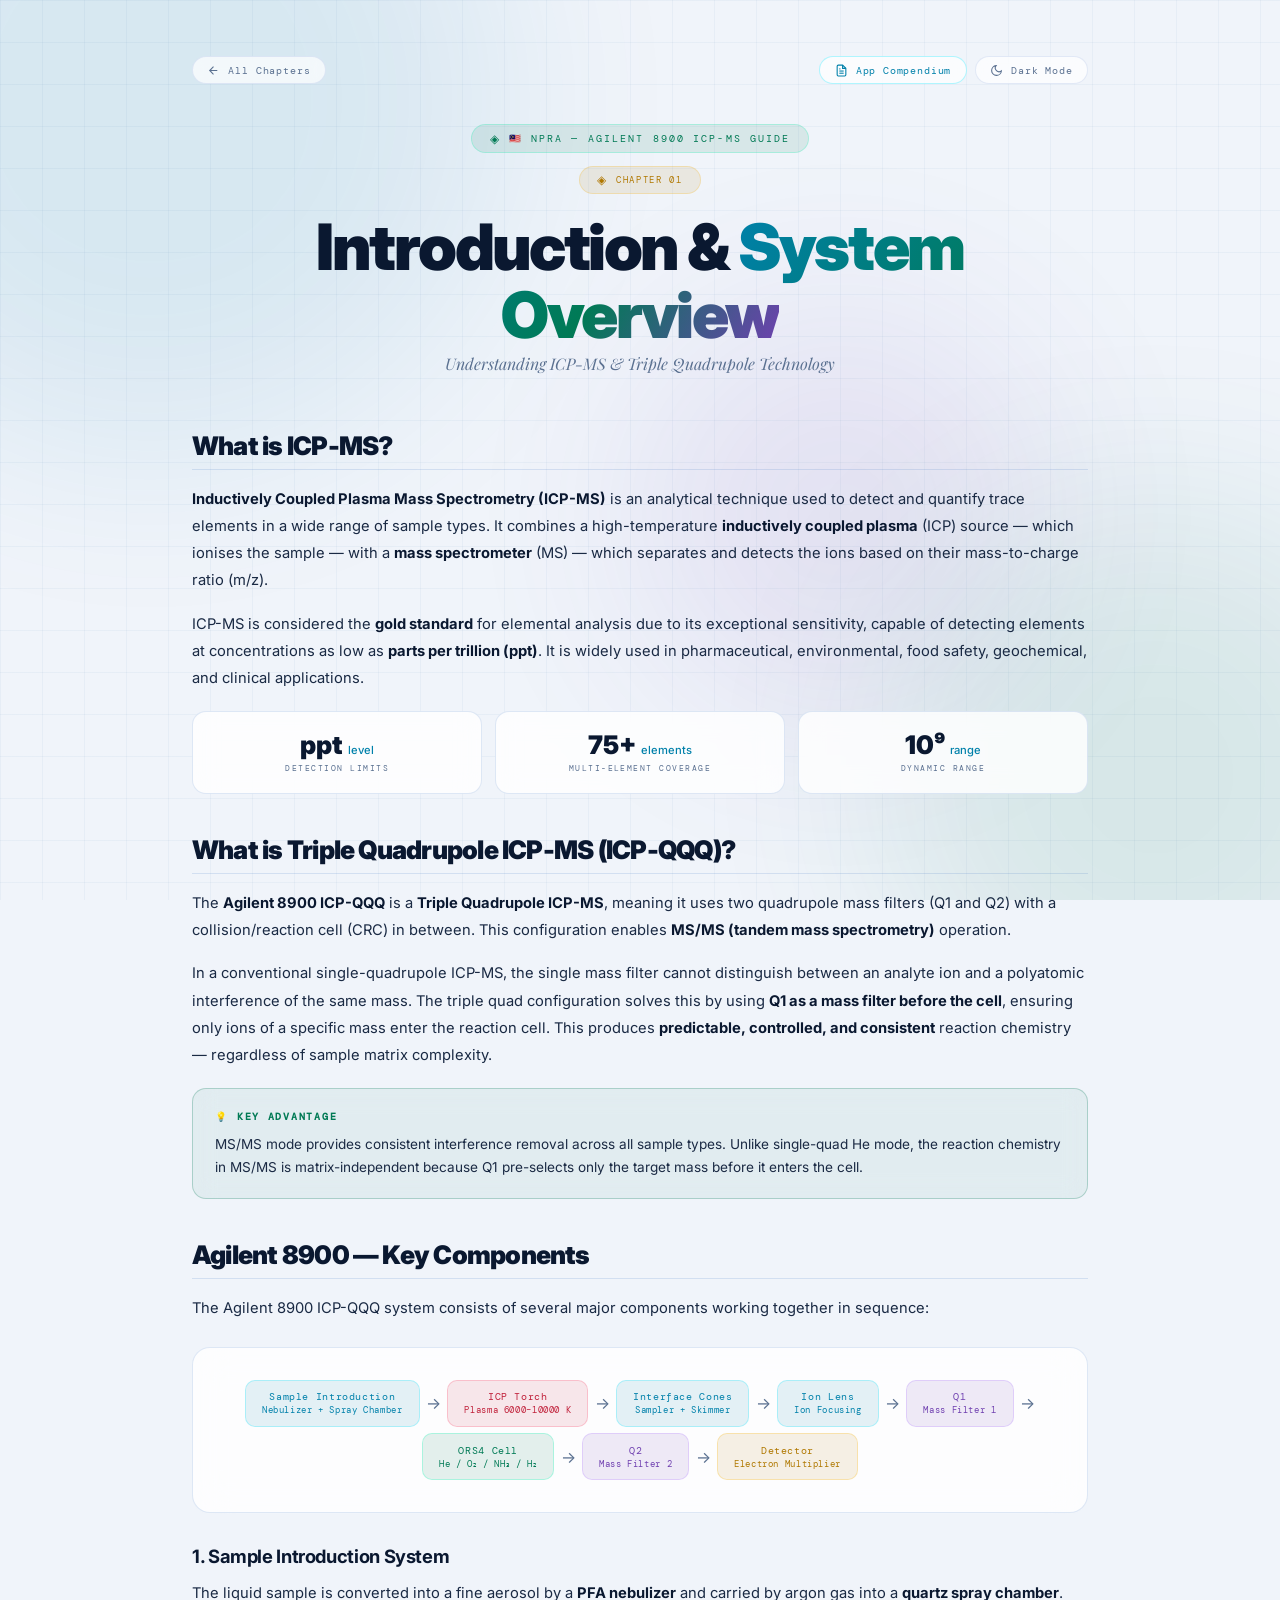
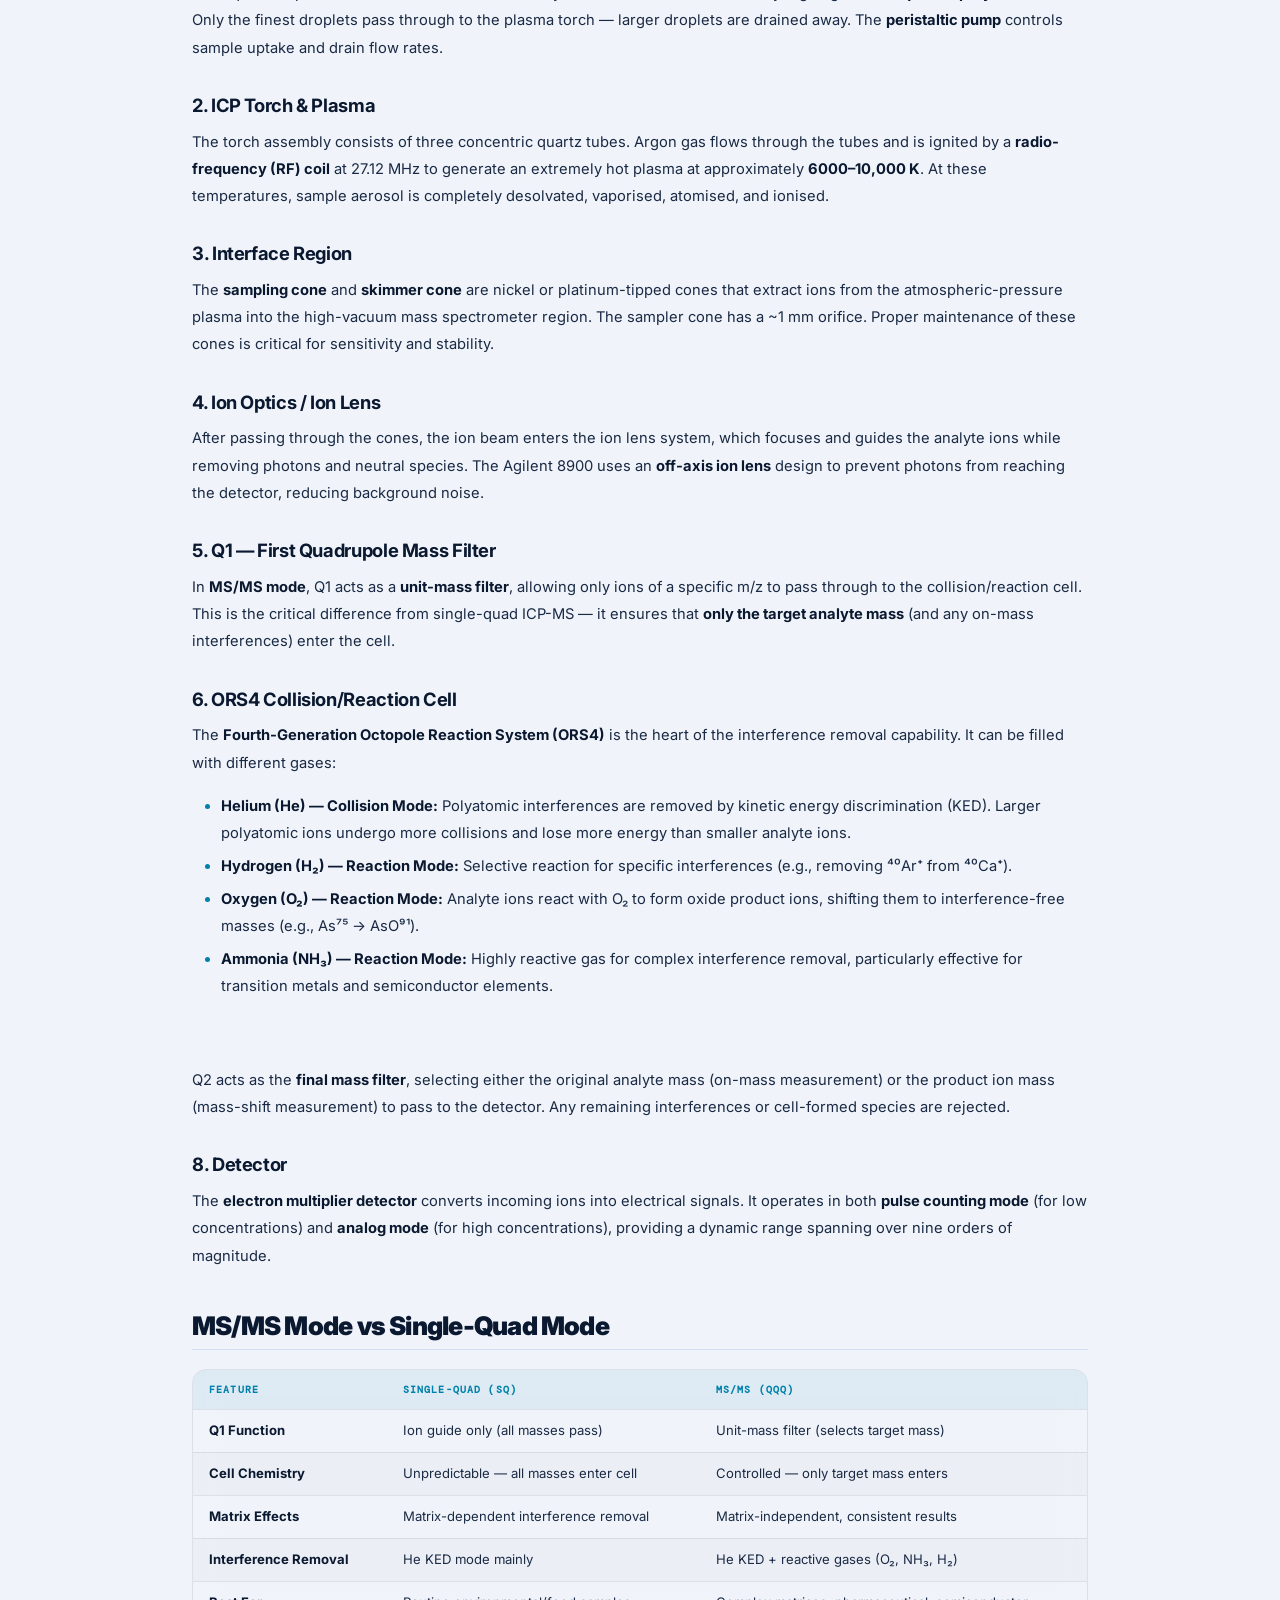
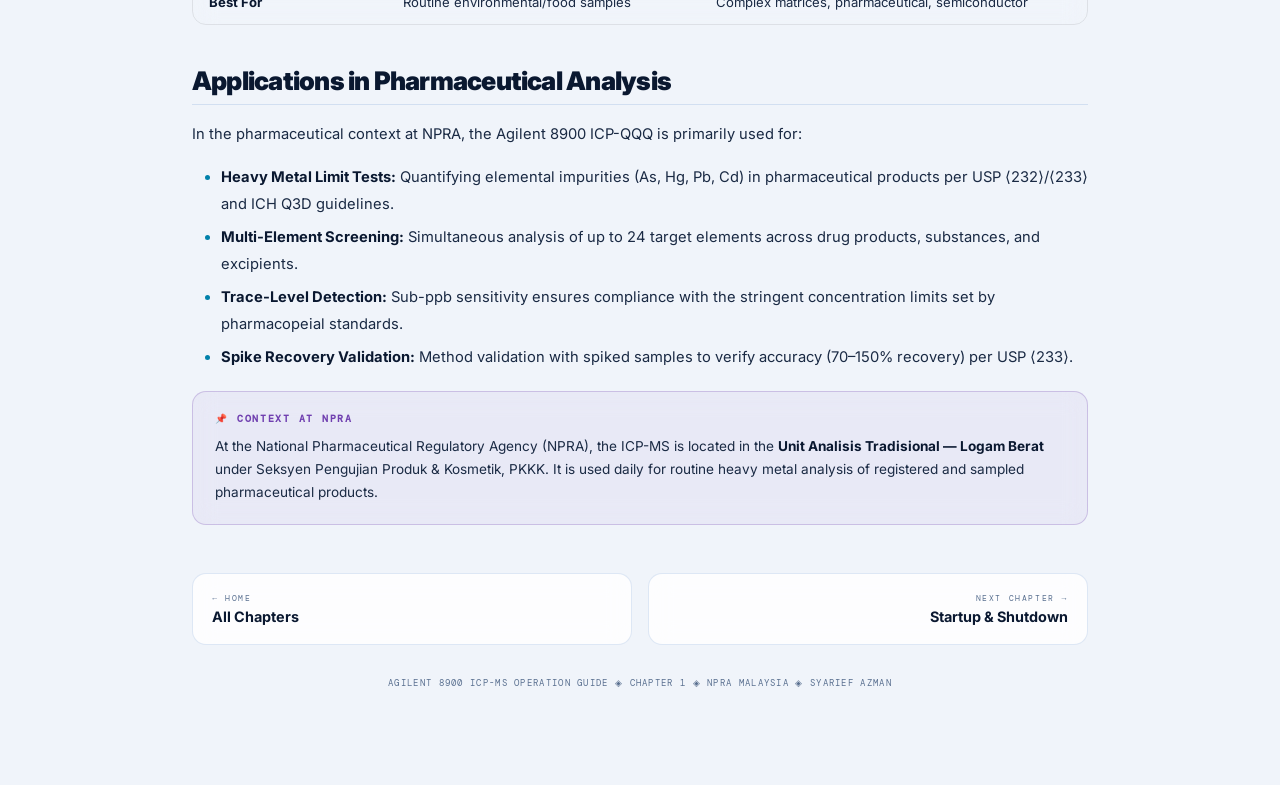
<file: chapter1.html>
<!DOCTYPE html>
<html lang="en" data-theme="light">
<head>
<meta charset="UTF-8">
<meta name="viewport" content="width=device-width, initial-scale=1.0">
<title>Chapter 1: Introduction & System Overview — Agilent 8900 ICP-MS Guide</title>
<meta name="description" content="ICP-MS fundamentals, triple quadrupole technology, Agilent 8900 key components, and MS/MS mode operation for pharmaceutical heavy metal analysis.">
<link rel="icon" type="image/png" href="https://syariefazman.com/favicon.png">
<link rel="preconnect" href="https://fonts.googleapis.com">
<link rel="preconnect" href="https://fonts.gstatic.com" crossorigin>
<link href="https://fonts.googleapis.com/css2?family=Inter:wght@400;500;600;700;800;900&family=DM+Mono:wght@400;500&family=Playfair+Display:ital@1&display=swap" rel="stylesheet">
<link rel="stylesheet" href="styles.css">
</head>
<body>

<div class="bg-canvas"><div class="orb orb1"></div><div class="orb orb2"></div><div class="orb orb3"></div></div>
<div class="grid-overlay"></div>

<div class="main">

  <!-- Topbar -->
  <div class="topbar">
    <div class="topbar-left">
      <a href="index.html" class="ctrl-btn">
        <svg viewBox="0 0 24 24" fill="none" stroke="currentColor" stroke-width="2"><path d="M19 12H5M12 19l-7-7 7-7"/></svg>
        All Chapters
      </a>
    </div>
    <div style="display:flex;gap:0.5rem;flex-wrap:wrap">
      <a href="https://www.agilent.com/cs/library/applications/appcompendium_icp-qqq-5991-2802en-us-agilent.pdf" target="_blank" rel="noopener noreferrer" class="ctrl-btn" style="color:var(--cyan);border-color:rgba(0,229,255,0.3)">
        <svg viewBox="0 0 24 24" fill="none" stroke="currentColor" stroke-width="2"><path d="M14 2H6a2 2 0 0 0-2 2v16a2 2 0 0 0 2 2h12a2 2 0 0 0 2-2V8z"/><polyline points="14 2 14 8 20 8"/><line x1="16" y1="13" x2="8" y2="13"/><line x1="16" y1="17" x2="8" y2="17"/><polyline points="10 9 9 9 8 9"/></svg>
        App Compendium
      </a>
      <button class="ctrl-btn" onclick="toggleTheme()" id="themeBtn">
        <svg viewBox="0 0 24 24" fill="none" stroke="currentColor" stroke-width="2"><path d="M21 12.79A9 9 0 1 1 11.21 3 7 7 0 0 0 21 12.79z"/></svg>
        <span id="themeTxt">Dark Mode</span>
      </button>
    </div>
  </div>

  <!-- Hero -->
  <div class="hero">
    <div class="hero-org">🇲🇾 NPRA — Agilent 8900 ICP-MS Guide</div><br>
    <div class="hero-instrument">Chapter 01</div>
    <h1>Introduction & <span class="g">System Overview</span></h1>
    <div class="hero-sub">Understanding ICP-MS & Triple Quadrupole Technology</div>
  </div>

  <!-- Content -->
  <div class="content">

    <h2 class="reveal">What is ICP-MS?</h2>
    <p class="reveal">
      <strong>Inductively Coupled Plasma Mass Spectrometry (ICP-MS)</strong> is an analytical technique used to detect and quantify trace elements in a wide range of sample types. It combines a high-temperature <strong>inductively coupled plasma</strong> (ICP) source — which ionises the sample — with a <strong>mass spectrometer</strong> (MS) — which separates and detects the ions based on their mass-to-charge ratio (m/z).
    </p>
    <p class="reveal">
      ICP-MS is considered the <strong>gold standard</strong> for elemental analysis due to its exceptional sensitivity, capable of detecting elements at concentrations as low as <strong>parts per trillion (ppt)</strong>. It is widely used in pharmaceutical, environmental, food safety, geochemical, and clinical applications.
    </p>

    <div class="spec-grid reveal">
      <div class="spec-card">
        <div class="spec-value">ppt <span class="unit">level</span></div>
        <div class="spec-label">Detection Limits</div>
      </div>
      <div class="spec-card">
        <div class="spec-value">75+ <span class="unit">elements</span></div>
        <div class="spec-label">Multi-Element Coverage</div>
      </div>
      <div class="spec-card">
        <div class="spec-value">10⁹ <span class="unit">range</span></div>
        <div class="spec-label">Dynamic Range</div>
      </div>
    </div>

    <h2 class="reveal">What is Triple Quadrupole ICP-MS (ICP-QQQ)?</h2>
    <p class="reveal">
      The <strong>Agilent 8900 ICP-QQQ</strong> is a <strong>Triple Quadrupole ICP-MS</strong>, meaning it uses two quadrupole mass filters (Q1 and Q2) with a collision/reaction cell (CRC) in between. This configuration enables <strong>MS/MS (tandem mass spectrometry)</strong> operation.
    </p>
    <p class="reveal">
      In a conventional single-quadrupole ICP-MS, the single mass filter cannot distinguish between an analyte ion and a polyatomic interference of the same mass. The triple quad configuration solves this by using <strong>Q1 as a mass filter before the cell</strong>, ensuring only ions of a specific mass enter the reaction cell. This produces <strong>predictable, controlled, and consistent</strong> reaction chemistry — regardless of sample matrix complexity.
    </p>

    <div class="info-box tip reveal">
      <div class="box-title">💡 Key Advantage</div>
      MS/MS mode provides consistent interference removal across all sample types. Unlike single-quad He mode, the reaction chemistry in MS/MS is matrix-independent because Q1 pre-selects only the target mass before it enters the cell.
    </div>

    <h2 class="reveal">Agilent 8900 — Key Components</h2>
    <p class="reveal">The Agilent 8900 ICP-QQQ system consists of several major components working together in sequence:</p>

    <div class="diagram reveal">
      <div class="flow">
        <div class="flow-node">Sample Introduction<br><small>Nebulizer + Spray Chamber</small></div>
        <div class="flow-arrow">→</div>
        <div class="flow-node plasma">ICP Torch<br><small>Plasma 6000–10000 K</small></div>
        <div class="flow-arrow">→</div>
        <div class="flow-node">Interface Cones<br><small>Sampler + Skimmer</small></div>
        <div class="flow-arrow">→</div>
        <div class="flow-node">Ion Lens<br><small>Ion Focusing</small></div>
        <div class="flow-arrow">→</div>
        <div class="flow-node quad">Q1<br><small>Mass Filter 1</small></div>
        <div class="flow-arrow">→</div>
        <div class="flow-node cell">ORS4 Cell<br><small>He / O₂ / NH₃ / H₂</small></div>
        <div class="flow-arrow">→</div>
        <div class="flow-node quad">Q2<br><small>Mass Filter 2</small></div>
        <div class="flow-arrow">→</div>
        <div class="flow-node detector">Detector<br><small>Electron Multiplier</small></div>
      </div>
    </div>

    <h3 class="reveal">1. Sample Introduction System</h3>
    <p class="reveal">
      The liquid sample is converted into a fine aerosol by a <strong>PFA nebulizer</strong> and carried by argon gas into a <strong>quartz spray chamber</strong>. Only the finest droplets pass through to the plasma torch — larger droplets are drained away. The <strong>peristaltic pump</strong> controls sample uptake and drain flow rates.
    </p>

    <h3 class="reveal">2. ICP Torch & Plasma</h3>
    <p class="reveal">
      The torch assembly consists of three concentric quartz tubes. Argon gas flows through the tubes and is ignited by a <strong>radio-frequency (RF) coil</strong> at 27.12 MHz to generate an extremely hot plasma at approximately <strong>6000–10,000 K</strong>. At these temperatures, sample aerosol is completely desolvated, vaporised, atomised, and ionised.
    </p>

    <h3 class="reveal">3. Interface Region</h3>
    <p class="reveal">
      The <strong>sampling cone</strong> and <strong>skimmer cone</strong> are nickel or platinum-tipped cones that extract ions from the atmospheric-pressure plasma into the high-vacuum mass spectrometer region. The sampler cone has a ~1 mm orifice. Proper maintenance of these cones is critical for sensitivity and stability.
    </p>

    <h3 class="reveal">4. Ion Optics / Ion Lens</h3>
    <p class="reveal">
      After passing through the cones, the ion beam enters the ion lens system, which focuses and guides the analyte ions while removing photons and neutral species. The Agilent 8900 uses an <strong>off-axis ion lens</strong> design to prevent photons from reaching the detector, reducing background noise.
    </p>

    <h3 class="reveal">5. Q1 — First Quadrupole Mass Filter</h3>
    <p class="reveal">
      In <strong>MS/MS mode</strong>, Q1 acts as a <strong>unit-mass filter</strong>, allowing only ions of a specific m/z to pass through to the collision/reaction cell. This is the critical difference from single-quad ICP-MS — it ensures that <strong>only the target analyte mass</strong> (and any on-mass interferences) enter the cell.
    </p>

    <h3 class="reveal">6. ORS4 Collision/Reaction Cell</h3>
    <p class="reveal">
      The <strong>Fourth-Generation Octopole Reaction System (ORS4)</strong> is the heart of the interference removal capability. It can be filled with different gases:
    </p>
    <ul class="reveal">
      <li><strong>Helium (He) — Collision Mode:</strong> Polyatomic interferences are removed by kinetic energy discrimination (KED). Larger polyatomic ions undergo more collisions and lose more energy than smaller analyte ions.</li>
      <li><strong>Hydrogen (H₂) — Reaction Mode:</strong> Selective reaction for specific interferences (e.g., removing ⁴⁰Ar⁺ from ⁴⁰Ca⁺).</li>
      <li><strong>Oxygen (O₂) — Reaction Mode:</strong> Analyte ions react with O₂ to form oxide product ions, shifting them to interference-free masses (e.g., As⁷⁵ → AsO⁹¹).</li>
      <li><strong>Ammonia (NH₃) — Reaction Mode:</strong> Highly reactive gas for complex interference removal, particularly effective for transition metals and semiconductor elements.</li>
    </ul>

    <h3 class="reveal">7. Q2 — Second Quadrupole Mass Filter</h3>
    <p class="reveal">
      Q2 acts as the <strong>final mass filter</strong>, selecting either the original analyte mass (on-mass measurement) or the product ion mass (mass-shift measurement) to pass to the detector. Any remaining interferences or cell-formed species are rejected.
    </p>

    <h3 class="reveal">8. Detector</h3>
    <p class="reveal">
      The <strong>electron multiplier detector</strong> converts incoming ions into electrical signals. It operates in both <strong>pulse counting mode</strong> (for low concentrations) and <strong>analog mode</strong> (for high concentrations), providing a dynamic range spanning over nine orders of magnitude.
    </p>

    <h2 class="reveal">MS/MS Mode vs Single-Quad Mode</h2>

    <div class="table-wrap reveal">
      <table>
        <thead>
          <tr>
            <th>Feature</th>
            <th>Single-Quad (SQ)</th>
            <th>MS/MS (QQQ)</th>
          </tr>
        </thead>
        <tbody>
          <tr>
            <td><strong>Q1 Function</strong></td>
            <td>Ion guide only (all masses pass)</td>
            <td>Unit-mass filter (selects target mass)</td>
          </tr>
          <tr>
            <td><strong>Cell Chemistry</strong></td>
            <td>Unpredictable — all masses enter cell</td>
            <td>Controlled — only target mass enters</td>
          </tr>
          <tr>
            <td><strong>Matrix Effects</strong></td>
            <td>Matrix-dependent interference removal</td>
            <td>Matrix-independent, consistent results</td>
          </tr>
          <tr>
            <td><strong>Interference Removal</strong></td>
            <td>He KED mode mainly</td>
            <td>He KED + reactive gases (O₂, NH₃, H₂)</td>
          </tr>
          <tr>
            <td><strong>Best For</strong></td>
            <td>Routine environmental/food samples</td>
            <td>Complex matrices, pharmaceutical, semiconductor</td>
          </tr>
        </tbody>
      </table>
    </div>

    <h2 class="reveal">Applications in Pharmaceutical Analysis</h2>
    <p class="reveal">
      In the pharmaceutical context at NPRA, the Agilent 8900 ICP-QQQ is primarily used for:
    </p>
    <ul class="reveal">
      <li><strong>Heavy Metal Limit Tests:</strong> Quantifying elemental impurities (As, Hg, Pb, Cd) in pharmaceutical products per USP ⟨232⟩/⟨233⟩ and ICH Q3D guidelines.</li>
      <li><strong>Multi-Element Screening:</strong> Simultaneous analysis of up to 24 target elements across drug products, substances, and excipients.</li>
      <li><strong>Trace-Level Detection:</strong> Sub-ppb sensitivity ensures compliance with the stringent concentration limits set by pharmacopeial standards.</li>
      <li><strong>Spike Recovery Validation:</strong> Method validation with spiked samples to verify accuracy (70–150% recovery) per USP ⟨233⟩.</li>
    </ul>

    <div class="info-box note reveal">
      <div class="box-title">📌 Context at NPRA</div>
      At the National Pharmaceutical Regulatory Agency (NPRA), the ICP-MS is located in the <strong>Unit Analisis Tradisional — Logam Berat</strong> under Seksyen Pengujian Produk & Kosmetik, PKKK. It is used daily for routine heavy metal analysis of registered and sampled pharmaceutical products.
    </div>

  </div>

  <!-- Chapter Navigation -->
  <div class="chapter-nav reveal">
    <a href="index.html" class="nav-prev">
      <div class="nav-label">Home</div>
      <div class="nav-title">All Chapters</div>
    </a>
    <a href="chapter2.html" class="nav-next">
      <div class="nav-label">Next Chapter</div>
      <div class="nav-title">Startup & Shutdown</div>
    </a>
  </div>

  <div class="footer">Agilent 8900 ICP-MS Operation Guide ◈ Chapter 1 ◈ NPRA Malaysia ◈ Syarief Azman</div>
</div>

<script src="script.js"></script>
</body>
</html>
</file>
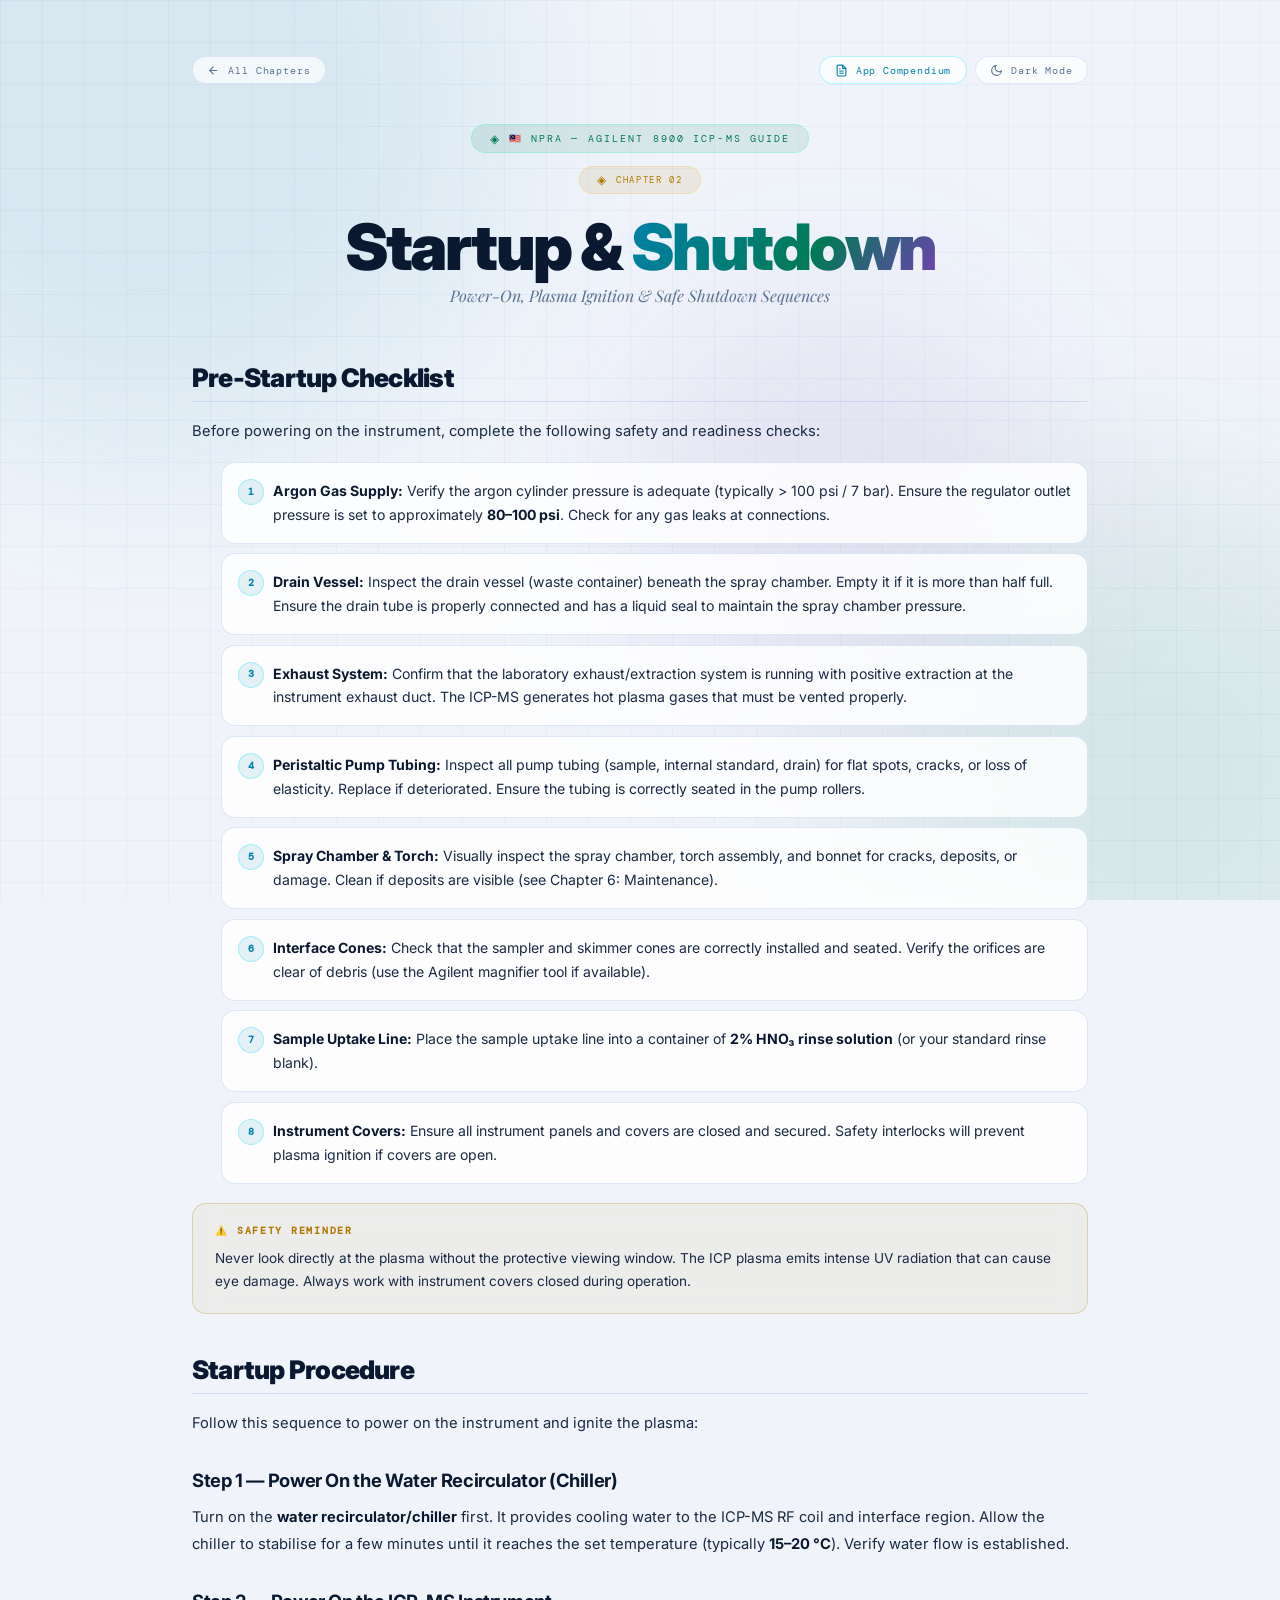
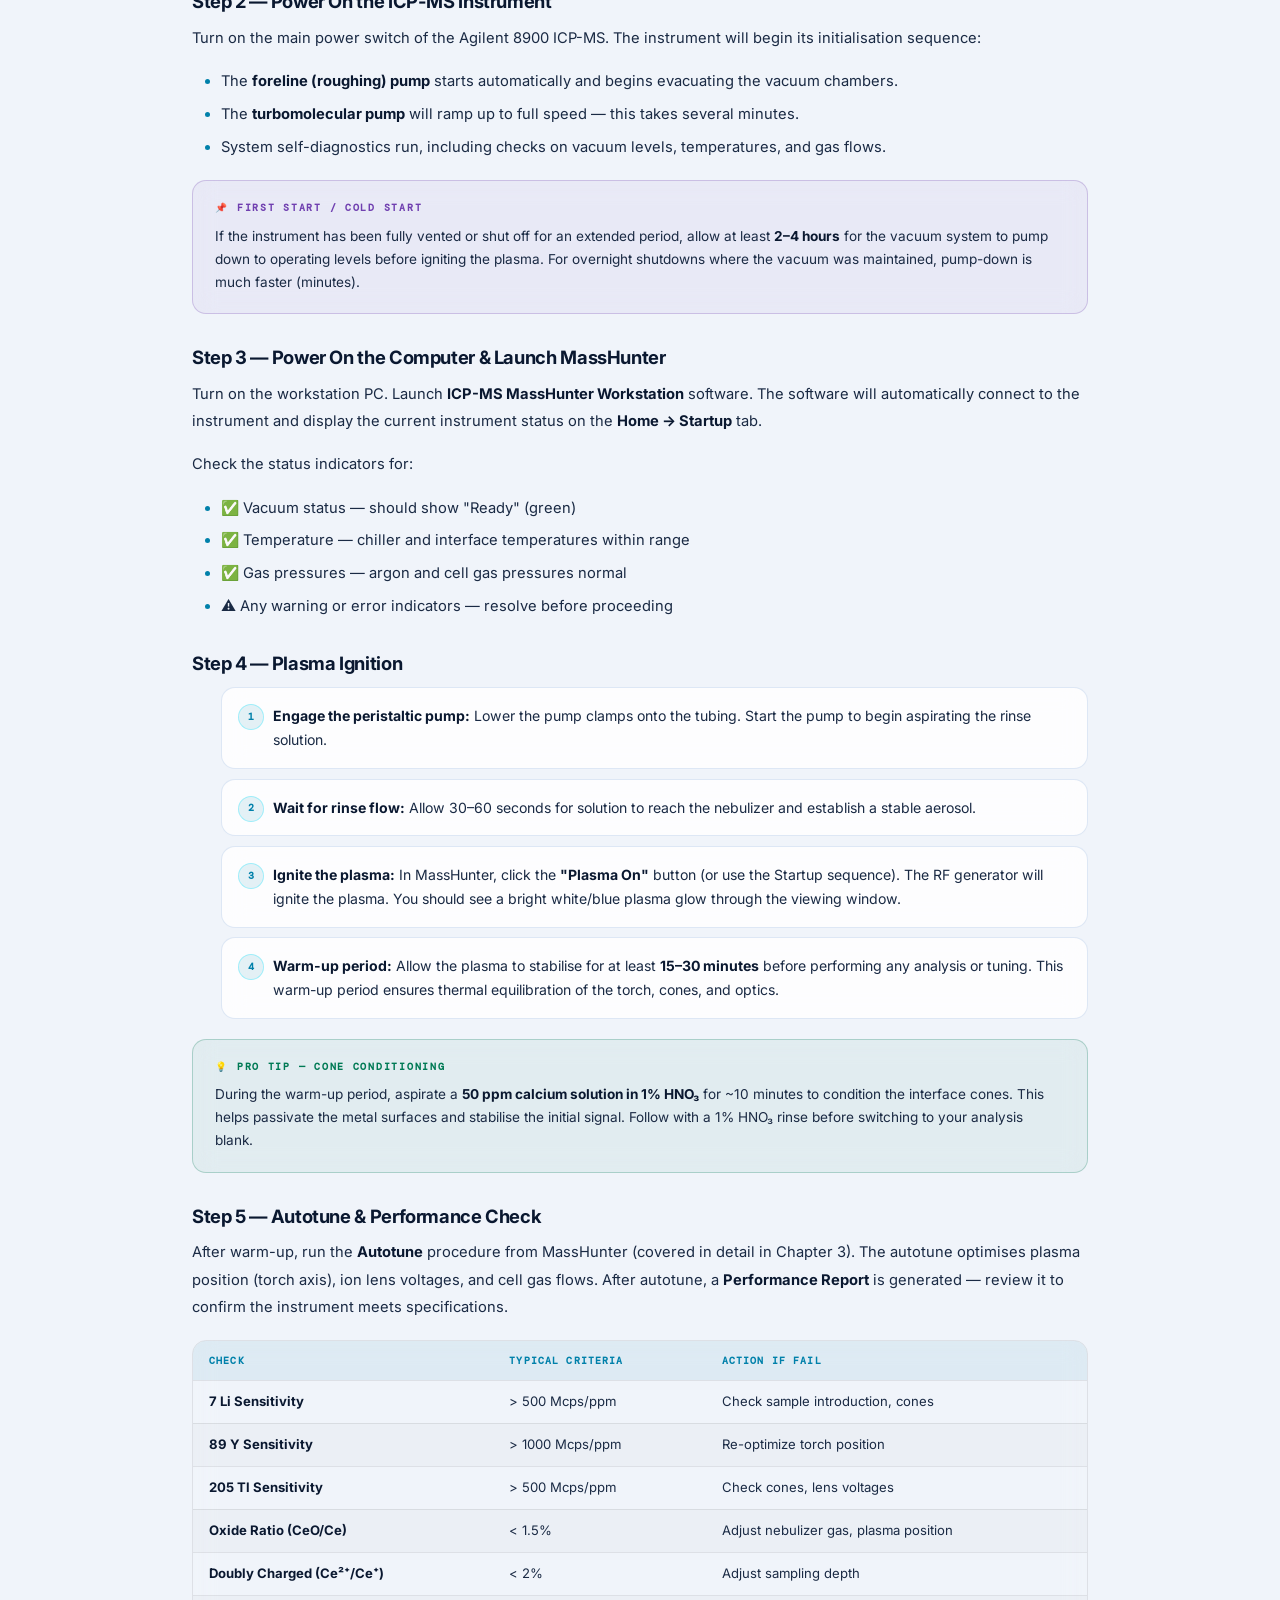
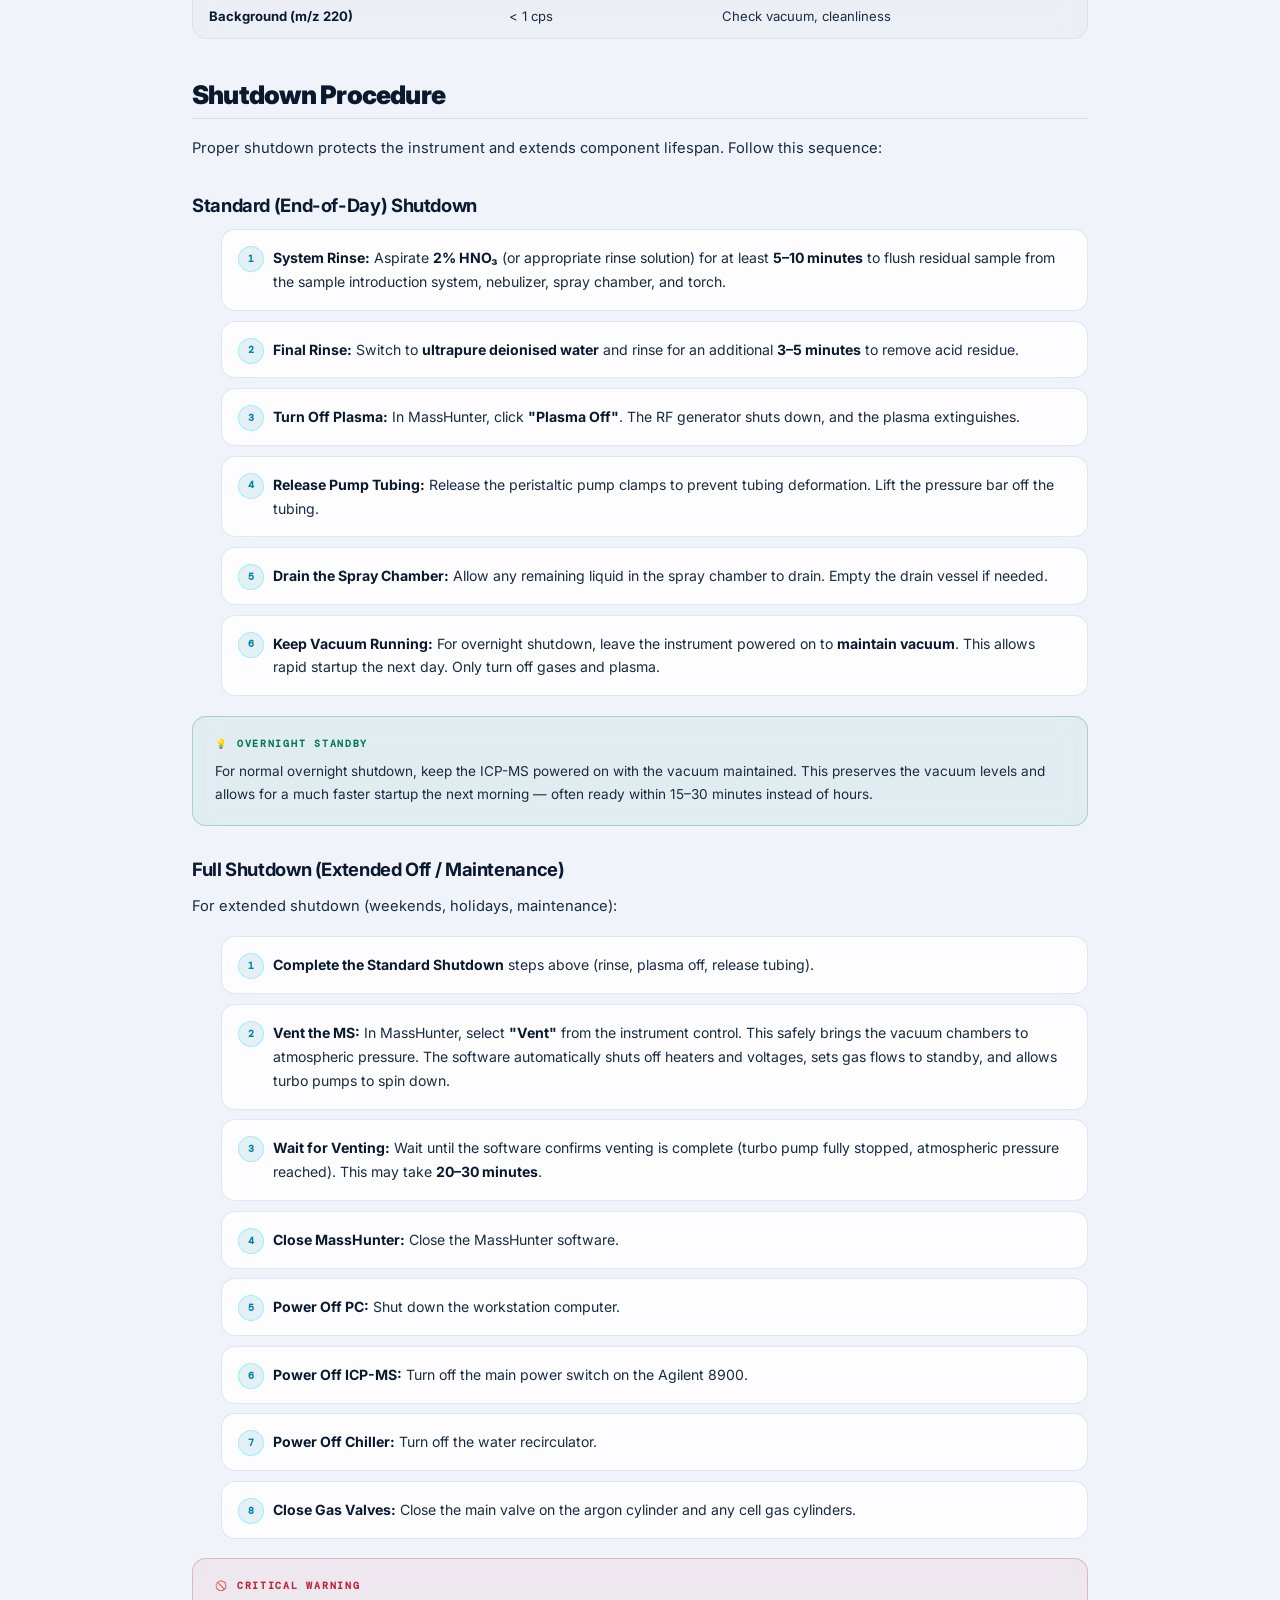
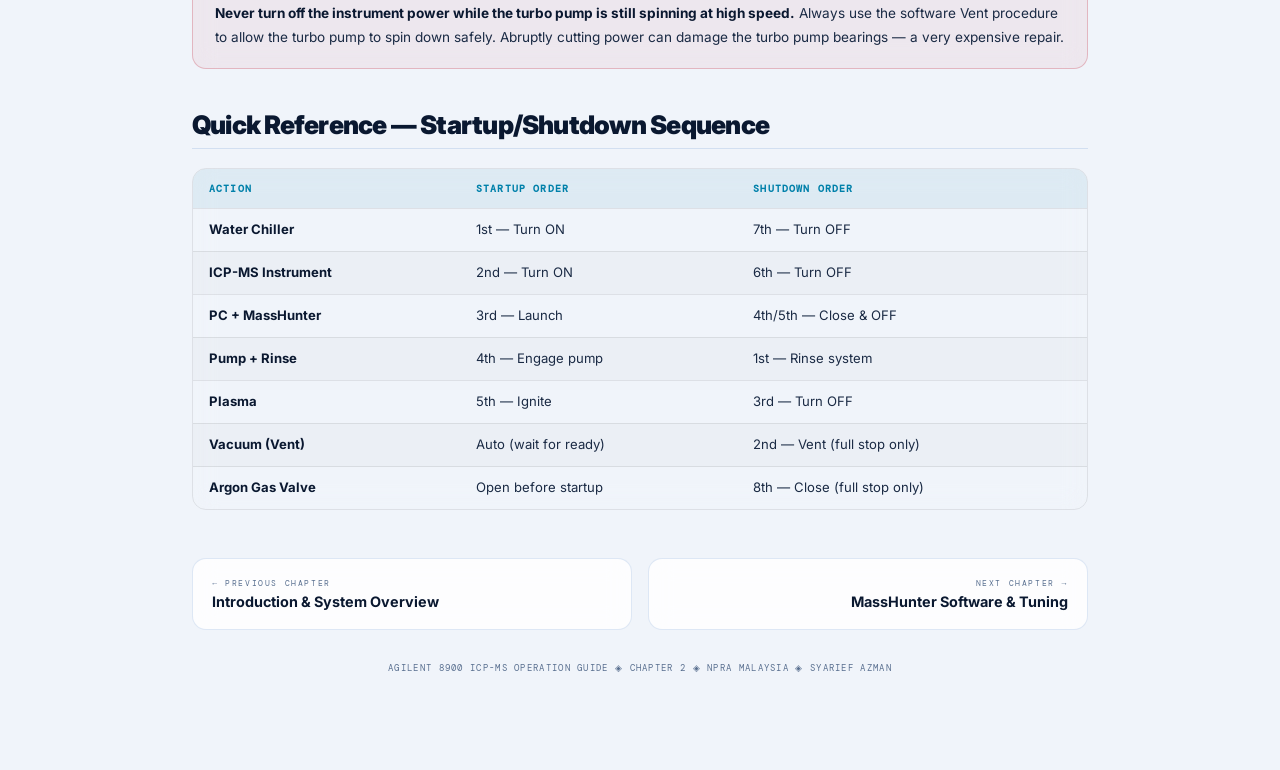
<file: chapter2.html>
<!DOCTYPE html>
<html lang="en" data-theme="light">
<head>
<meta charset="UTF-8">
<meta name="viewport" content="width=device-width, initial-scale=1.0">
<title>Chapter 2: Startup & Shutdown — Agilent 8900 ICP-MS Guide</title>
<meta name="description" content="Step-by-step startup, plasma ignition, warm-up, and shutdown procedures for the Agilent 8900 ICP-QQQ.">
<link rel="icon" type="image/png" href="https://syariefazman.com/favicon.png">
<link rel="preconnect" href="https://fonts.googleapis.com">
<link rel="preconnect" href="https://fonts.gstatic.com" crossorigin>
<link href="https://fonts.googleapis.com/css2?family=Inter:wght@400;500;600;700;800;900&family=DM+Mono:wght@400;500&family=Playfair+Display:ital@1&display=swap" rel="stylesheet">
<link rel="stylesheet" href="styles.css">
</head>
<body>

<div class="bg-canvas"><div class="orb orb1"></div><div class="orb orb2"></div><div class="orb orb3"></div></div>
<div class="grid-overlay"></div>

<div class="main">

  <div class="topbar">
    <div class="topbar-left">
      <a href="index.html" class="ctrl-btn">
        <svg viewBox="0 0 24 24" fill="none" stroke="currentColor" stroke-width="2"><path d="M19 12H5M12 19l-7-7 7-7"/></svg>
        All Chapters
      </a>
    </div>
    <div style="display:flex;gap:0.5rem;flex-wrap:wrap">
      <a href="https://www.agilent.com/cs/library/applications/appcompendium_icp-qqq-5991-2802en-us-agilent.pdf" target="_blank" rel="noopener noreferrer" class="ctrl-btn" style="color:var(--cyan);border-color:rgba(0,229,255,0.3)">
        <svg viewBox="0 0 24 24" fill="none" stroke="currentColor" stroke-width="2"><path d="M14 2H6a2 2 0 0 0-2 2v16a2 2 0 0 0 2 2h12a2 2 0 0 0 2-2V8z"/><polyline points="14 2 14 8 20 8"/><line x1="16" y1="13" x2="8" y2="13"/><line x1="16" y1="17" x2="8" y2="17"/><polyline points="10 9 9 9 8 9"/></svg>
        App Compendium
      </a>
      <button class="ctrl-btn" onclick="toggleTheme()" id="themeBtn">
        <svg viewBox="0 0 24 24" fill="none" stroke="currentColor" stroke-width="2"><path d="M21 12.79A9 9 0 1 1 11.21 3 7 7 0 0 0 21 12.79z"/></svg>
        <span id="themeTxt">Dark Mode</span>
      </button>
    </div>
  </div>

  <div class="hero">
    <div class="hero-org">🇲🇾 NPRA — Agilent 8900 ICP-MS Guide</div><br>
    <div class="hero-instrument">Chapter 02</div>
    <h1>Startup & <span class="g">Shutdown</span></h1>
    <div class="hero-sub">Power-On, Plasma Ignition & Safe Shutdown Sequences</div>
  </div>

  <div class="content">

    <!-- ═══ PRE-STARTUP ═══ -->
    <h2 class="reveal">Pre-Startup Checklist</h2>
    <p class="reveal">Before powering on the instrument, complete the following safety and readiness checks:</p>

    <ol class="step-list reveal">
      <li><strong>Argon Gas Supply:</strong> Verify the argon cylinder pressure is adequate (typically &gt; 100 psi / 7 bar). Ensure the regulator outlet pressure is set to approximately <strong>80–100 psi</strong>. Check for any gas leaks at connections.</li>
      <li><strong>Drain Vessel:</strong> Inspect the drain vessel (waste container) beneath the spray chamber. Empty it if it is more than half full. Ensure the drain tube is properly connected and has a liquid seal to maintain the spray chamber pressure.</li>
      <li><strong>Exhaust System:</strong> Confirm that the laboratory exhaust/extraction system is running with positive extraction at the instrument exhaust duct. The ICP-MS generates hot plasma gases that must be vented properly.</li>
      <li><strong>Peristaltic Pump Tubing:</strong> Inspect all pump tubing (sample, internal standard, drain) for flat spots, cracks, or loss of elasticity. Replace if deteriorated. Ensure the tubing is correctly seated in the pump rollers.</li>
      <li><strong>Spray Chamber & Torch:</strong> Visually inspect the spray chamber, torch assembly, and bonnet for cracks, deposits, or damage. Clean if deposits are visible (see Chapter 6: Maintenance).</li>
      <li><strong>Interface Cones:</strong> Check that the sampler and skimmer cones are correctly installed and seated. Verify the orifices are clear of debris (use the Agilent magnifier tool if available).</li>
      <li><strong>Sample Uptake Line:</strong> Place the sample uptake line into a container of <strong>2% HNO₃ rinse solution</strong> (or your standard rinse blank).</li>
      <li><strong>Instrument Covers:</strong> Ensure all instrument panels and covers are closed and secured. Safety interlocks will prevent plasma ignition if covers are open.</li>
    </ol>

    <div class="info-box warn reveal">
      <div class="box-title">⚠️ Safety Reminder</div>
      Never look directly at the plasma without the protective viewing window. The ICP plasma emits intense UV radiation that can cause eye damage. Always work with instrument covers closed during operation.
    </div>

    <!-- ═══ STARTUP ═══ -->
    <h2 class="reveal">Startup Procedure</h2>
    <p class="reveal">Follow this sequence to power on the instrument and ignite the plasma:</p>

    <h3 class="reveal">Step 1 — Power On the Water Recirculator (Chiller)</h3>
    <p class="reveal">
      Turn on the <strong>water recirculator/chiller</strong> first. It provides cooling water to the ICP-MS RF coil and interface region. Allow the chiller to stabilise for a few minutes until it reaches the set temperature (typically <strong>15–20 °C</strong>). Verify water flow is established.
    </p>

    <h3 class="reveal">Step 2 — Power On the ICP-MS Instrument</h3>
    <p class="reveal">
      Turn on the main power switch of the Agilent 8900 ICP-MS. The instrument will begin its initialisation sequence:
    </p>
    <ul class="reveal">
      <li>The <strong>foreline (roughing) pump</strong> starts automatically and begins evacuating the vacuum chambers.</li>
      <li>The <strong>turbomolecular pump</strong> will ramp up to full speed — this takes several minutes.</li>
      <li>System self-diagnostics run, including checks on vacuum levels, temperatures, and gas flows.</li>
    </ul>

    <div class="info-box note reveal">
      <div class="box-title">📌 First Start / Cold Start</div>
      If the instrument has been fully vented or shut off for an extended period, allow at least <strong>2–4 hours</strong> for the vacuum system to pump down to operating levels before igniting the plasma. For overnight shutdowns where the vacuum was maintained, pump-down is much faster (minutes).
    </div>

    <h3 class="reveal">Step 3 — Power On the Computer & Launch MassHunter</h3>
    <p class="reveal">
      Turn on the workstation PC. Launch <strong>ICP-MS MassHunter Workstation</strong> software. The software will automatically connect to the instrument and display the current instrument status on the <strong>Home → Startup</strong> tab.
    </p>
    <p class="reveal">Check the status indicators for:</p>
    <ul class="reveal">
      <li>✅ Vacuum status — should show "Ready" (green)</li>
      <li>✅ Temperature — chiller and interface temperatures within range</li>
      <li>✅ Gas pressures — argon and cell gas pressures normal</li>
      <li>⚠️ Any warning or error indicators — resolve before proceeding</li>
    </ul>

    <h3 class="reveal">Step 4 — Plasma Ignition</h3>
    <ol class="step-list reveal">
      <li><strong>Engage the peristaltic pump:</strong> Lower the pump clamps onto the tubing. Start the pump to begin aspirating the rinse solution.</li>
      <li><strong>Wait for rinse flow:</strong> Allow 30–60 seconds for solution to reach the nebulizer and establish a stable aerosol.</li>
      <li><strong>Ignite the plasma:</strong> In MassHunter, click the <strong>"Plasma On"</strong> button (or use the Startup sequence). The RF generator will ignite the plasma. You should see a bright white/blue plasma glow through the viewing window.</li>
      <li><strong>Warm-up period:</strong> Allow the plasma to stabilise for at least <strong>15–30 minutes</strong> before performing any analysis or tuning. This warm-up period ensures thermal equilibration of the torch, cones, and optics.</li>
    </ol>

    <div class="info-box tip reveal">
      <div class="box-title">💡 Pro Tip — Cone Conditioning</div>
      During the warm-up period, aspirate a <strong>50 ppm calcium solution in 1% HNO₃</strong> for ~10 minutes to condition the interface cones. This helps passivate the metal surfaces and stabilise the initial signal. Follow with a 1% HNO₃ rinse before switching to your analysis blank.
    </div>

    <h3 class="reveal">Step 5 — Autotune & Performance Check</h3>
    <p class="reveal">
      After warm-up, run the <strong>Autotune</strong> procedure from MassHunter (covered in detail in Chapter 3). The autotune optimises plasma position (torch axis), ion lens voltages, and cell gas flows. After autotune, a <strong>Performance Report</strong> is generated — review it to confirm the instrument meets specifications.
    </p>

    <div class="table-wrap reveal">
      <table>
        <thead>
          <tr><th>Check</th><th>Typical Criteria</th><th>Action if Fail</th></tr>
        </thead>
        <tbody>
          <tr><td><strong>7 Li Sensitivity</strong></td><td>&gt; 500 Mcps/ppm</td><td>Check sample introduction, cones</td></tr>
          <tr><td><strong>89 Y Sensitivity</strong></td><td>&gt; 1000 Mcps/ppm</td><td>Re-optimize torch position</td></tr>
          <tr><td><strong>205 Tl Sensitivity</strong></td><td>&gt; 500 Mcps/ppm</td><td>Check cones, lens voltages</td></tr>
          <tr><td><strong>Oxide Ratio (CeO/Ce)</strong></td><td>&lt; 1.5%</td><td>Adjust nebulizer gas, plasma position</td></tr>
          <tr><td><strong>Doubly Charged (Ce²⁺/Ce⁺)</strong></td><td>&lt; 2%</td><td>Adjust sampling depth</td></tr>
          <tr><td><strong>Background (m/z 220)</strong></td><td>&lt; 1 cps</td><td>Check vacuum, cleanliness</td></tr>
        </tbody>
      </table>
    </div>

    <!-- ═══ SHUTDOWN ═══ -->
    <h2 class="reveal">Shutdown Procedure</h2>
    <p class="reveal">Proper shutdown protects the instrument and extends component lifespan. Follow this sequence:</p>

    <h3 class="reveal">Standard (End-of-Day) Shutdown</h3>
    <ol class="step-list reveal">
      <li><strong>System Rinse:</strong> Aspirate <strong>2% HNO₃</strong> (or appropriate rinse solution) for at least <strong>5–10 minutes</strong> to flush residual sample from the sample introduction system, nebulizer, spray chamber, and torch.</li>
      <li><strong>Final Rinse:</strong> Switch to <strong>ultrapure deionised water</strong> and rinse for an additional <strong>3–5 minutes</strong> to remove acid residue.</li>
      <li><strong>Turn Off Plasma:</strong> In MassHunter, click <strong>"Plasma Off"</strong>. The RF generator shuts down, and the plasma extinguishes.</li>
      <li><strong>Release Pump Tubing:</strong> Release the peristaltic pump clamps to prevent tubing deformation. Lift the pressure bar off the tubing.</li>
      <li><strong>Drain the Spray Chamber:</strong> Allow any remaining liquid in the spray chamber to drain. Empty the drain vessel if needed.</li>
      <li><strong>Keep Vacuum Running:</strong> For overnight shutdown, leave the instrument powered on to <strong>maintain vacuum</strong>. This allows rapid startup the next day. Only turn off gases and plasma.</li>
    </ol>

    <div class="info-box tip reveal">
      <div class="box-title">💡 Overnight Standby</div>
      For normal overnight shutdown, keep the ICP-MS powered on with the vacuum maintained. This preserves the vacuum levels and allows for a much faster startup the next morning — often ready within 15–30 minutes instead of hours.
    </div>

    <h3 class="reveal">Full Shutdown (Extended Off / Maintenance)</h3>
    <p class="reveal">For extended shutdown (weekends, holidays, maintenance):</p>
    <ol class="step-list reveal">
      <li><strong>Complete the Standard Shutdown</strong> steps above (rinse, plasma off, release tubing).</li>
      <li><strong>Vent the MS:</strong> In MassHunter, select <strong>"Vent"</strong> from the instrument control. This safely brings the vacuum chambers to atmospheric pressure. The software automatically shuts off heaters and voltages, sets gas flows to standby, and allows turbo pumps to spin down.</li>
      <li><strong>Wait for Venting:</strong> Wait until the software confirms venting is complete (turbo pump fully stopped, atmospheric pressure reached). This may take <strong>20–30 minutes</strong>.</li>
      <li><strong>Close MassHunter:</strong> Close the MassHunter software.</li>
      <li><strong>Power Off PC:</strong> Shut down the workstation computer.</li>
      <li><strong>Power Off ICP-MS:</strong> Turn off the main power switch on the Agilent 8900.</li>
      <li><strong>Power Off Chiller:</strong> Turn off the water recirculator.</li>
      <li><strong>Close Gas Valves:</strong> Close the main valve on the argon cylinder and any cell gas cylinders.</li>
    </ol>

    <div class="info-box danger reveal">
      <div class="box-title">🚫 Critical Warning</div>
      <strong>Never turn off the instrument power while the turbo pump is still spinning at high speed.</strong> Always use the software Vent procedure to allow the turbo pump to spin down safely. Abruptly cutting power can damage the turbo pump bearings — a very expensive repair.
    </div>

    <h2 class="reveal">Quick Reference — Startup/Shutdown Sequence</h2>

    <div class="table-wrap reveal">
      <table>
        <thead>
          <tr><th>Action</th><th>Startup Order</th><th>Shutdown Order</th></tr>
        </thead>
        <tbody>
          <tr><td><strong>Water Chiller</strong></td><td>1st — Turn ON</td><td>7th — Turn OFF</td></tr>
          <tr><td><strong>ICP-MS Instrument</strong></td><td>2nd — Turn ON</td><td>6th — Turn OFF</td></tr>
          <tr><td><strong>PC + MassHunter</strong></td><td>3rd — Launch</td><td>4th/5th — Close & OFF</td></tr>
          <tr><td><strong>Pump + Rinse</strong></td><td>4th — Engage pump</td><td>1st — Rinse system</td></tr>
          <tr><td><strong>Plasma</strong></td><td>5th — Ignite</td><td>3rd — Turn OFF</td></tr>
          <tr><td><strong>Vacuum (Vent)</strong></td><td>Auto (wait for ready)</td><td>2nd — Vent (full stop only)</td></tr>
          <tr><td><strong>Argon Gas Valve</strong></td><td>Open before startup</td><td>8th — Close (full stop only)</td></tr>
        </tbody>
      </table>
    </div>

  </div>

  <!-- Chapter Navigation -->
  <div class="chapter-nav reveal">
    <a href="chapter1.html" class="nav-prev">
      <div class="nav-label">Previous Chapter</div>
      <div class="nav-title">Introduction & System Overview</div>
    </a>
    <a href="chapter3.html" class="nav-next">
      <div class="nav-label">Next Chapter</div>
      <div class="nav-title">MassHunter Software & Tuning</div>
    </a>
  </div>

  <div class="footer">Agilent 8900 ICP-MS Operation Guide ◈ Chapter 2 ◈ NPRA Malaysia ◈ Syarief Azman</div>
</div>

<script src="script.js"></script>
</body>
</html>
</file>
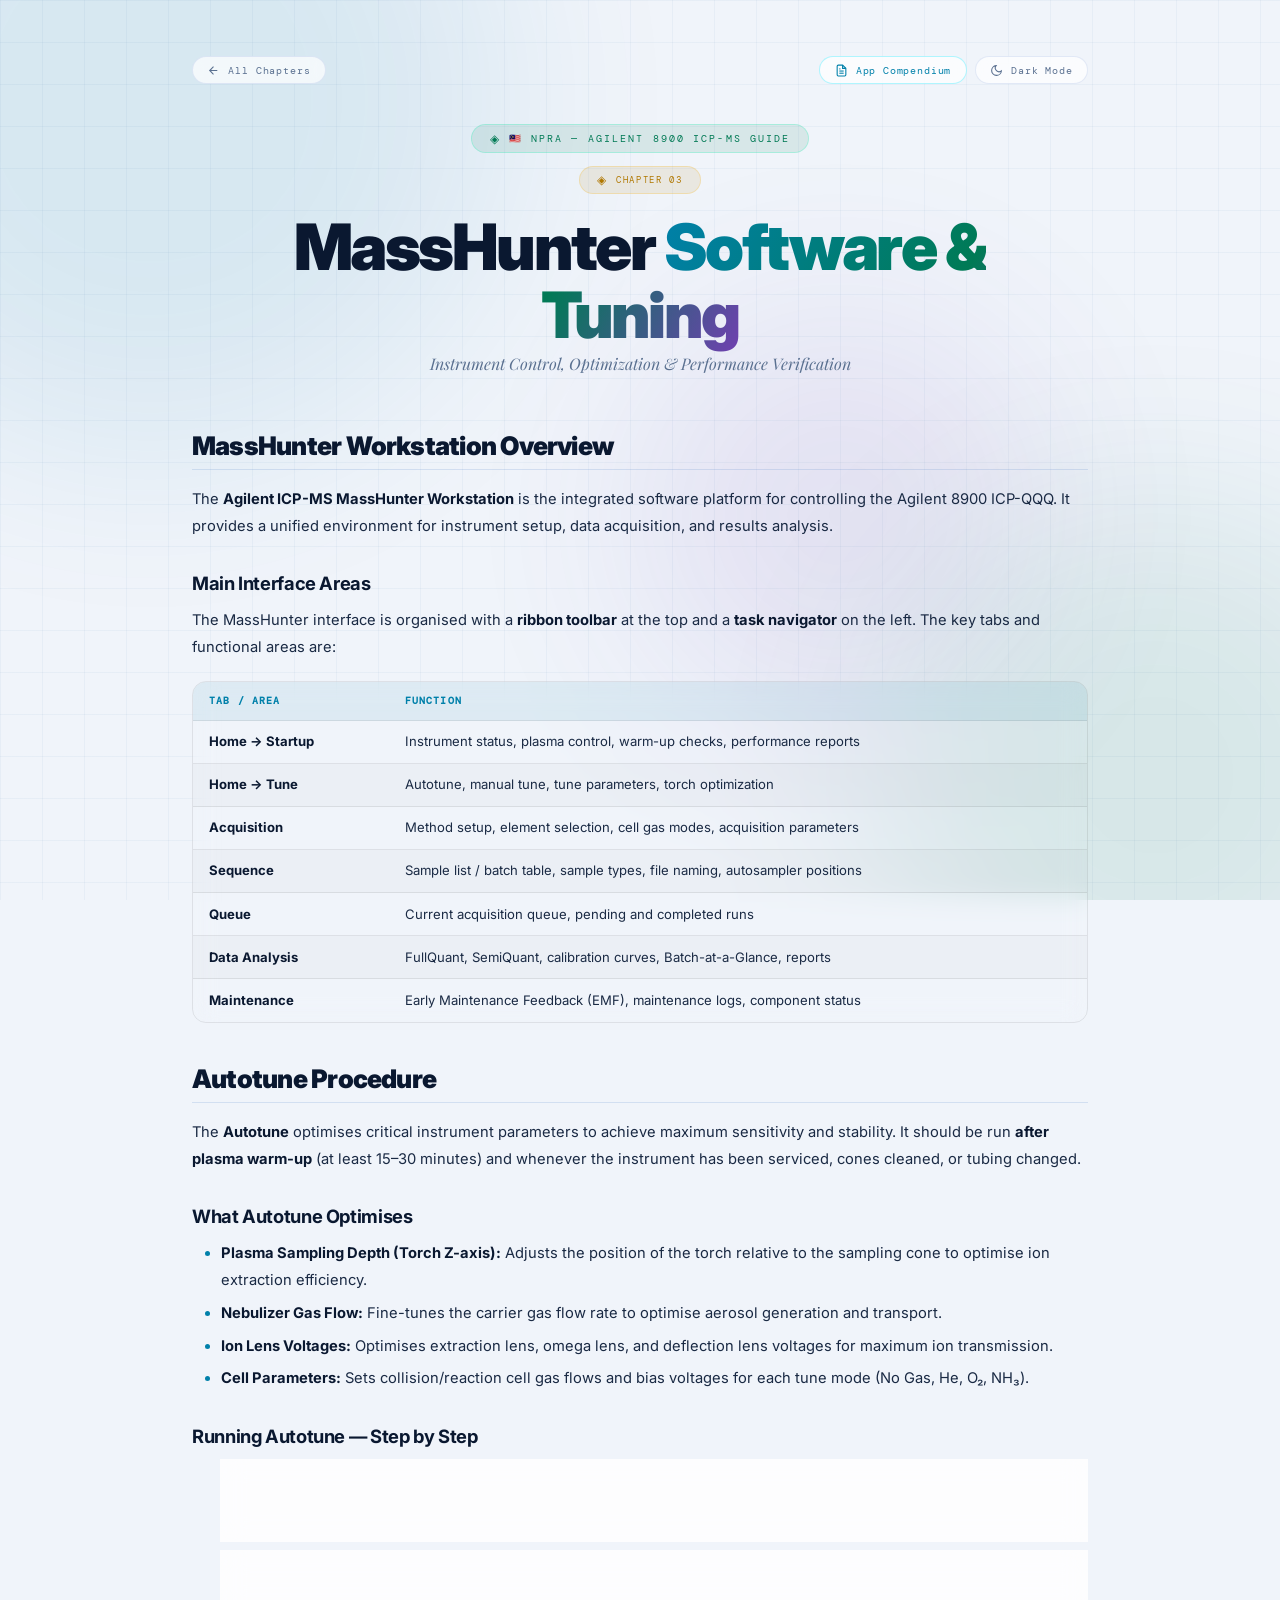
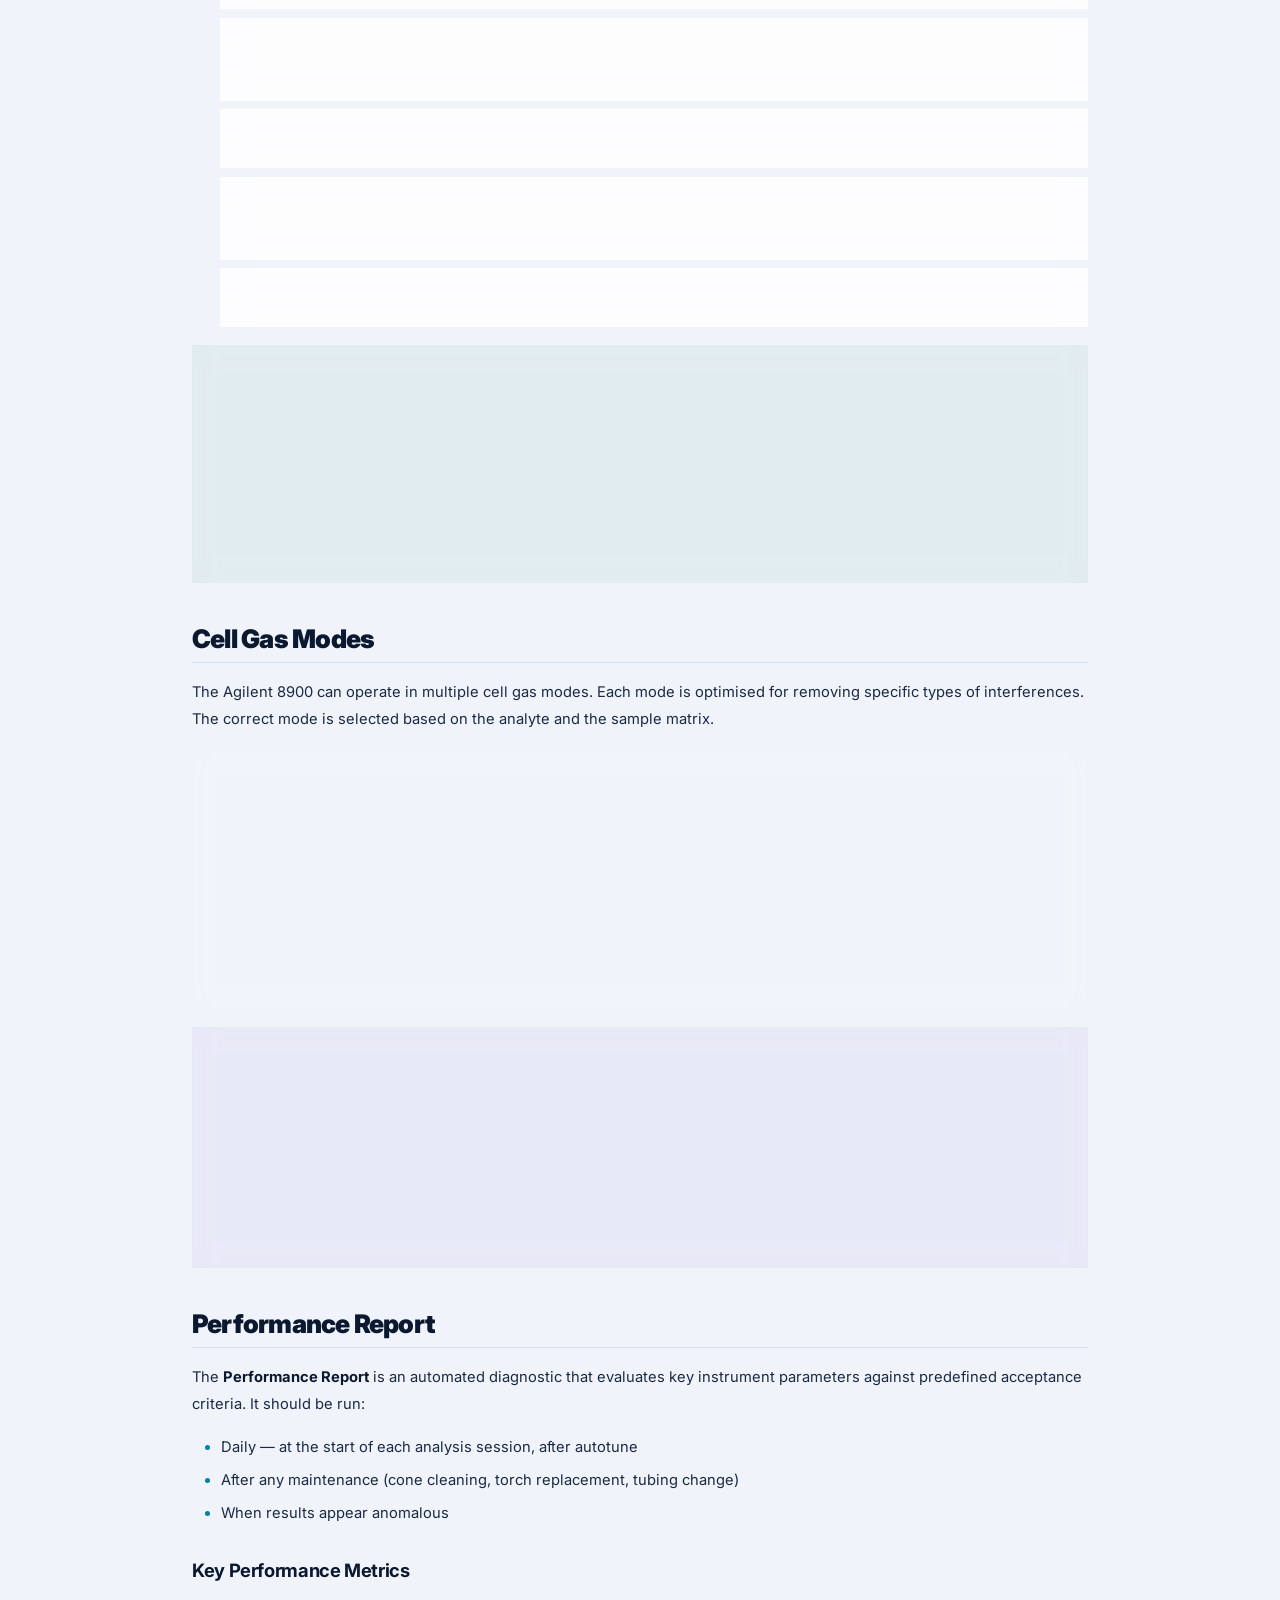
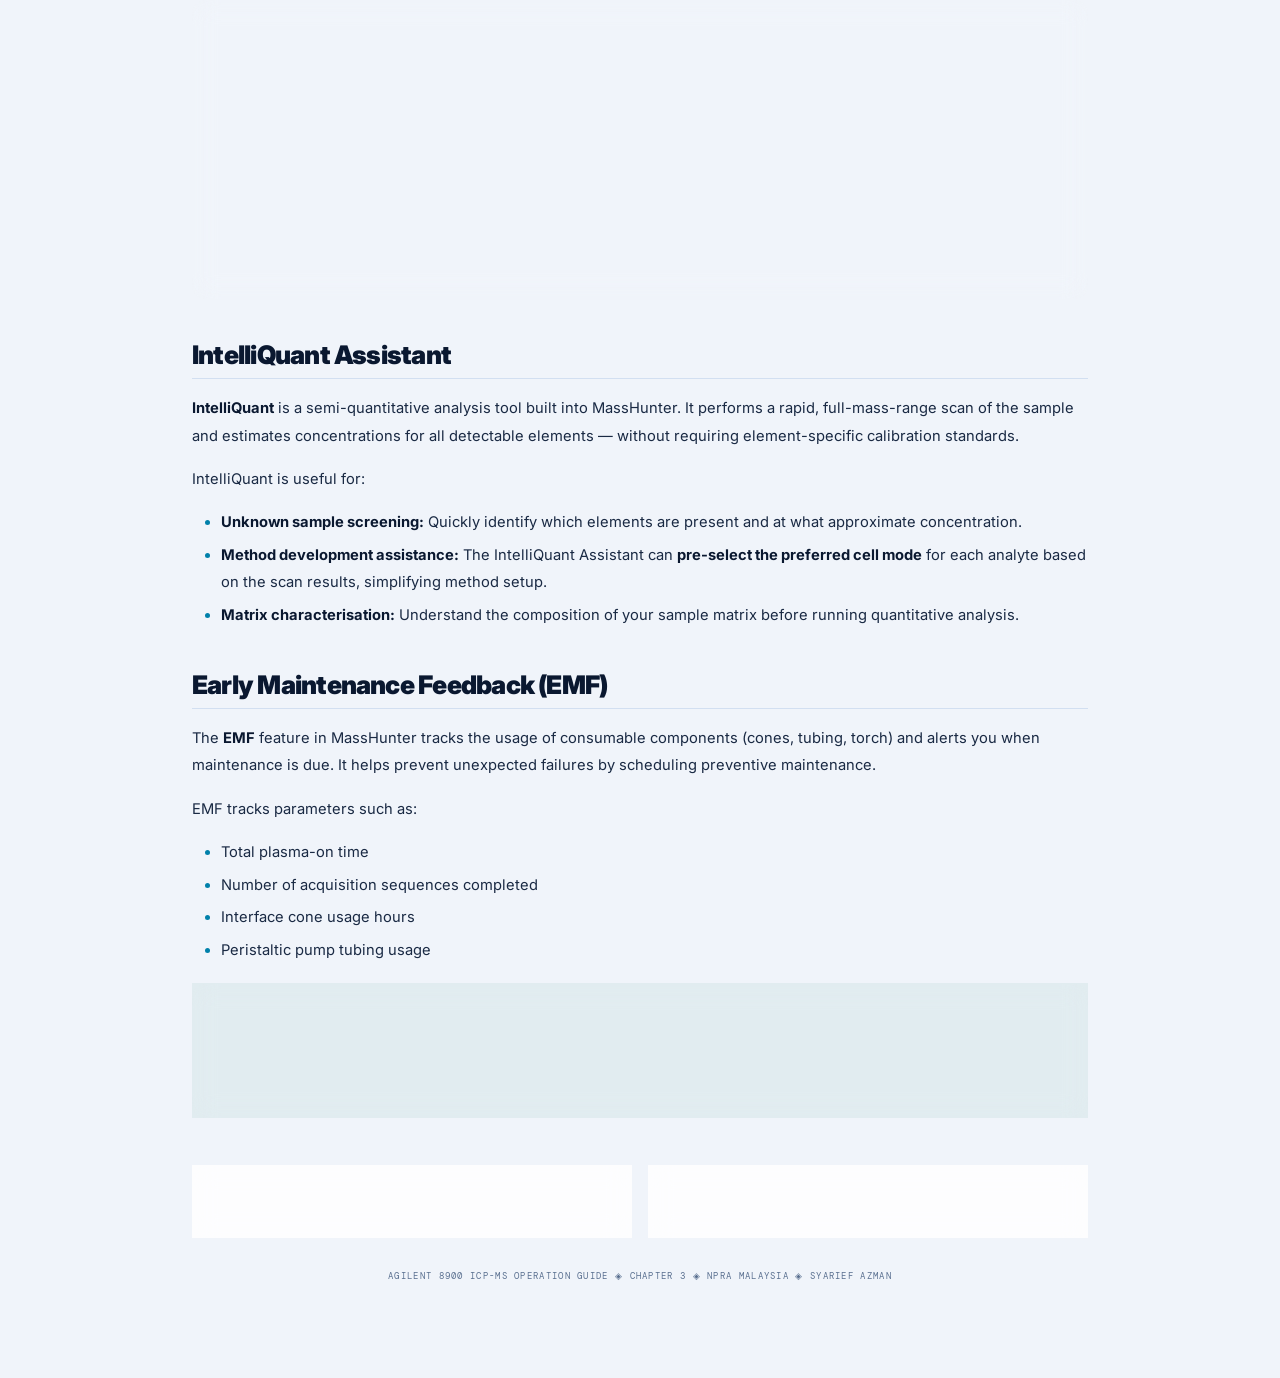
<file: chapter3.html>
<!DOCTYPE html>
<html lang="en" data-theme="light">
<head>
<meta charset="UTF-8">
<meta name="viewport" content="width=device-width, initial-scale=1.0">
<title>Chapter 3: MassHunter Software & Tuning — Agilent 8900 ICP-MS Guide</title>
<meta name="description" content="MassHunter Workstation navigation, autotune procedures, performance optimization, and cell gas mode configuration for the Agilent 8900 ICP-QQQ.">
<link rel="icon" type="image/png" href="https://syariefazman.com/favicon.png">
<link rel="preconnect" href="https://fonts.googleapis.com">
<link rel="preconnect" href="https://fonts.gstatic.com" crossorigin>
<link href="https://fonts.googleapis.com/css2?family=Inter:wght@400;500;600;700;800;900&family=DM+Mono:wght@400;500&family=Playfair+Display:ital@1&display=swap" rel="stylesheet">
<link rel="stylesheet" href="styles.css">
</head>
<body>

<div class="bg-canvas"><div class="orb orb1"></div><div class="orb orb2"></div><div class="orb orb3"></div></div>
<div class="grid-overlay"></div>

<div class="main">

  <div class="topbar">
    <div class="topbar-left">
      <a href="index.html" class="ctrl-btn">
        <svg viewBox="0 0 24 24" fill="none" stroke="currentColor" stroke-width="2"><path d="M19 12H5M12 19l-7-7 7-7"/></svg>
        All Chapters
      </a>
    </div>
    <div style="display:flex;gap:0.5rem;flex-wrap:wrap">
      <a href="https://www.agilent.com/cs/library/applications/appcompendium_icp-qqq-5991-2802en-us-agilent.pdf" target="_blank" rel="noopener noreferrer" class="ctrl-btn" style="color:var(--cyan);border-color:rgba(0,229,255,0.3)">
        <svg viewBox="0 0 24 24" fill="none" stroke="currentColor" stroke-width="2"><path d="M14 2H6a2 2 0 0 0-2 2v16a2 2 0 0 0 2 2h12a2 2 0 0 0 2-2V8z"/><polyline points="14 2 14 8 20 8"/><line x1="16" y1="13" x2="8" y2="13"/><line x1="16" y1="17" x2="8" y2="17"/><polyline points="10 9 9 9 8 9"/></svg>
        App Compendium
      </a>
      <button class="ctrl-btn" onclick="toggleTheme()" id="themeBtn">
        <svg viewBox="0 0 24 24" fill="none" stroke="currentColor" stroke-width="2"><path d="M21 12.79A9 9 0 1 1 11.21 3 7 7 0 0 0 21 12.79z"/></svg>
        <span id="themeTxt">Dark Mode</span>
      </button>
    </div>
  </div>

  <div class="hero">
    <div class="hero-org">🇲🇾 NPRA — Agilent 8900 ICP-MS Guide</div><br>
    <div class="hero-instrument">Chapter 03</div>
    <h1>MassHunter <span class="g">Software & Tuning</span></h1>
    <div class="hero-sub">Instrument Control, Optimization & Performance Verification</div>
  </div>

  <div class="content">

    <h2 class="reveal">MassHunter Workstation Overview</h2>
    <p class="reveal">
      The <strong>Agilent ICP-MS MassHunter Workstation</strong> is the integrated software platform for controlling the Agilent 8900 ICP-QQQ. It provides a unified environment for instrument setup, data acquisition, and results analysis.
    </p>

    <h3 class="reveal">Main Interface Areas</h3>
    <p class="reveal">The MassHunter interface is organised with a <strong>ribbon toolbar</strong> at the top and a <strong>task navigator</strong> on the left. The key tabs and functional areas are:</p>

    <div class="table-wrap reveal">
      <table>
        <thead>
          <tr><th>Tab / Area</th><th>Function</th></tr>
        </thead>
        <tbody>
          <tr><td><strong>Home → Startup</strong></td><td>Instrument status, plasma control, warm-up checks, performance reports</td></tr>
          <tr><td><strong>Home → Tune</strong></td><td>Autotune, manual tune, tune parameters, torch optimization</td></tr>
          <tr><td><strong>Acquisition</strong></td><td>Method setup, element selection, cell gas modes, acquisition parameters</td></tr>
          <tr><td><strong>Sequence</strong></td><td>Sample list / batch table, sample types, file naming, autosampler positions</td></tr>
          <tr><td><strong>Queue</strong></td><td>Current acquisition queue, pending and completed runs</td></tr>
          <tr><td><strong>Data Analysis</strong></td><td>FullQuant, SemiQuant, calibration curves, Batch-at-a-Glance, reports</td></tr>
          <tr><td><strong>Maintenance</strong></td><td>Early Maintenance Feedback (EMF), maintenance logs, component status</td></tr>
        </tbody>
      </table>
    </div>

    <h2 class="reveal">Autotune Procedure</h2>
    <p class="reveal">
      The <strong>Autotune</strong> optimises critical instrument parameters to achieve maximum sensitivity and stability. It should be run <strong>after plasma warm-up</strong> (at least 15–30 minutes) and whenever the instrument has been serviced, cones cleaned, or tubing changed.
    </p>

    <h3 class="reveal">What Autotune Optimises</h3>
    <ul class="reveal">
      <li><strong>Plasma Sampling Depth (Torch Z-axis):</strong> Adjusts the position of the torch relative to the sampling cone to optimise ion extraction efficiency.</li>
      <li><strong>Nebulizer Gas Flow:</strong> Fine-tunes the carrier gas flow rate to optimise aerosol generation and transport.</li>
      <li><strong>Ion Lens Voltages:</strong> Optimises extraction lens, omega lens, and deflection lens voltages for maximum ion transmission.</li>
      <li><strong>Cell Parameters:</strong> Sets collision/reaction cell gas flows and bias voltages for each tune mode (No Gas, He, O₂, NH₃).</li>
    </ul>

    <h3 class="reveal">Running Autotune — Step by Step</h3>
    <ol class="step-list reveal">
      <li><strong>Prepare the tuning solution:</strong> Place the sample uptake line into the <strong>Agilent ICP-MS Tuning Solution</strong> (typically 1 ppb each of Li, Y, Ce, Tl, Co in 2% HNO₃). Use the Agilent-recommended tuning standard.</li>
      <li><strong>Navigate to the Tune tab:</strong> In MassHunter, go to <strong>Home → Tune</strong>.</li>
      <li><strong>Select Autotune:</strong> Click <strong>"Autotune"</strong> to begin the automated optimization. The software will sequentially optimise plasma position, nebulizer gas, lenses, and cell parameters.</li>
      <li><strong>Wait for completion:</strong> The autotune typically takes <strong>5–15 minutes</strong> depending on the number of modes being optimised.</li>
      <li><strong>Review results:</strong> After autotune completes, review the optimised parameters. Confirm the tune values are reasonable and within expected ranges.</li>
      <li><strong>Run Performance Report:</strong> Execute the <strong>Performance Report</strong> to verify the instrument meets acceptance criteria.</li>
    </ol>

    <div class="info-box tip reveal">
      <div class="box-title">💡 Autotune Best Practices</div>
      <ul>
        <li>Always use <strong>fresh tuning solution</strong> — standards degrade over time, especially at 1 ppb level.</li>
        <li>Allow the tuning solution to aspirate for <strong>at least 1 minute</strong> before starting autotune to ensure a stable signal.</li>
        <li>Save successful tune files with the <strong>date</strong> for historical tracking.</li>
        <li>If autotune results are unusually different from previous tunes, investigate hardware (cones, tubing, torch) before accepting.</li>
      </ul>
    </div>

    <h2 class="reveal">Cell Gas Modes</h2>
    <p class="reveal">
      The Agilent 8900 can operate in multiple cell gas modes. Each mode is optimised for removing specific types of interferences. The correct mode is selected based on the analyte and the sample matrix.
    </p>

    <div class="table-wrap reveal">
      <table>
        <thead>
          <tr><th>Mode</th><th>Gas</th><th>Mechanism</th><th>Best For</th></tr>
        </thead>
        <tbody>
          <tr>
            <td><strong>No Gas</strong></td>
            <td>—</td>
            <td>No interference removal</td>
            <td>Interference-free masses (e.g., ²⁰⁸Pb, ²⁰⁹Bi)</td>
          </tr>
          <tr>
            <td><strong>He Mode</strong></td>
            <td>Helium</td>
            <td>Kinetic Energy Discrimination (KED)</td>
            <td>General polyatomic removal (routine use)</td>
          </tr>
          <tr>
            <td><strong>O₂ MS/MS</strong></td>
            <td>Oxygen</td>
            <td>Mass-shift reaction (M → MO⁺)</td>
            <td>As, Se, P, S, Si (shift to oxide mass)</td>
          </tr>
          <tr>
            <td><strong>NH₃ MS/MS</strong></td>
            <td>Ammonia</td>
            <td>Charge transfer / clustering</td>
            <td>Transition metals, Ti, V, Cr, Fe in complex matrices</td>
          </tr>
          <tr>
            <td><strong>H₂ MS/MS</strong></td>
            <td>Hydrogen</td>
            <td>Selective reaction</td>
            <td>⁴⁰Ca (from ⁴⁰Ar), ⁸⁰Se (from ⁴⁰Ar₂)</td>
          </tr>
        </tbody>
      </table>
    </div>

    <div class="info-box note reveal">
      <div class="box-title">📌 For Pharmaceutical Heavy Metal Analysis</div>
      For routine USP ⟨233⟩ heavy metal testing (As, Hg, Pb, Cd), the typical configuration is:
      <ul style="margin-top:0.5rem">
        <li><strong>⁷⁵As</strong> → O₂ MS/MS mode (measured as ⁷⁵As¹⁶O⁺ at m/z 91)</li>
        <li><strong>²⁰²Hg</strong> → No Gas mode or He mode</li>
        <li><strong>²⁰⁸Pb</strong> → No Gas mode</li>
        <li><strong>¹¹¹Cd, ¹¹⁴Cd</strong> → He mode or No Gas mode</li>
      </ul>
    </div>

    <h2 class="reveal">Performance Report</h2>
    <p class="reveal">
      The <strong>Performance Report</strong> is an automated diagnostic that evaluates key instrument parameters against predefined acceptance criteria. It should be run:
    </p>
    <ul class="reveal">
      <li>Daily — at the start of each analysis session, after autotune</li>
      <li>After any maintenance (cone cleaning, torch replacement, tubing change)</li>
      <li>When results appear anomalous</li>
    </ul>

    <h3 class="reveal">Key Performance Metrics</h3>
    <div class="table-wrap reveal">
      <table>
        <thead>
          <tr><th>Parameter</th><th>Typical Specification</th><th>What It Measures</th></tr>
        </thead>
        <tbody>
          <tr><td><strong>Sensitivity (cps/ppb)</strong></td><td>&gt; 500M (⁷Li), &gt; 1000M (⁸⁹Y)</td><td>Ion count per ppb — instrument sensitivity</td></tr>
          <tr><td><strong>Background (m/z 220)</strong></td><td>&lt; 1 cps</td><td>Detector noise in a mass-free region</td></tr>
          <tr><td><strong>Oxide Ratio (CeO/Ce)</strong></td><td>&lt; 1.5%</td><td>Degree of oxide formation in the plasma</td></tr>
          <tr><td><strong>Doubly Charged (Ce²⁺/Ce⁺)</strong></td><td>&lt; 2%</td><td>Degree of double ionisation</td></tr>
          <tr><td><strong>Short-term RSD</strong></td><td>&lt; 3% (10 replicates)</td><td>Signal stability over short time</td></tr>
          <tr><td><strong>Mass Resolution</strong></td><td>~0.7 amu (10% peak height)</td><td>Ability to separate adjacent masses</td></tr>
        </tbody>
      </table>
    </div>

    <h2 class="reveal">IntelliQuant Assistant</h2>
    <p class="reveal">
      <strong>IntelliQuant</strong> is a semi-quantitative analysis tool built into MassHunter. It performs a rapid, full-mass-range scan of the sample and estimates concentrations for all detectable elements — without requiring element-specific calibration standards.
    </p>
    <p class="reveal">IntelliQuant is useful for:</p>
    <ul class="reveal">
      <li><strong>Unknown sample screening:</strong> Quickly identify which elements are present and at what approximate concentration.</li>
      <li><strong>Method development assistance:</strong> The IntelliQuant Assistant can <strong>pre-select the preferred cell mode</strong> for each analyte based on the scan results, simplifying method setup.</li>
      <li><strong>Matrix characterisation:</strong> Understand the composition of your sample matrix before running quantitative analysis.</li>
    </ul>

    <h2 class="reveal">Early Maintenance Feedback (EMF)</h2>
    <p class="reveal">
      The <strong>EMF</strong> feature in MassHunter tracks the usage of consumable components (cones, tubing, torch) and alerts you when maintenance is due. It helps prevent unexpected failures by scheduling preventive maintenance.
    </p>
    <p class="reveal">EMF tracks parameters such as:</p>
    <ul class="reveal">
      <li>Total plasma-on time</li>
      <li>Number of acquisition sequences completed</li>
      <li>Interface cone usage hours</li>
      <li>Peristaltic pump tubing usage</li>
    </ul>

    <div class="info-box tip reveal">
      <div class="box-title">💡 Record Keeping</div>
      Always save a copy of each day's <strong>Performance Report</strong> and <strong>Tune File</strong> in a dedicated folder with the date. This historical data is invaluable for tracking instrument trends, diagnosing gradual performance degradation, and demonstrating instrument fitness during audits.
    </div>

  </div>

  <div class="chapter-nav reveal">
    <a href="chapter2.html" class="nav-prev">
      <div class="nav-label">Previous Chapter</div>
      <div class="nav-title">Startup & Shutdown</div>
    </a>
    <a href="chapter4.html" class="nav-next">
      <div class="nav-label">Next Chapter</div>
      <div class="nav-title">Sample Preparation & Acid Digestion</div>
    </a>
  </div>

  <div class="footer">Agilent 8900 ICP-MS Operation Guide ◈ Chapter 3 ◈ NPRA Malaysia ◈ Syarief Azman</div>
</div>

<script src="script.js"></script>
</body>
</html>
</file>
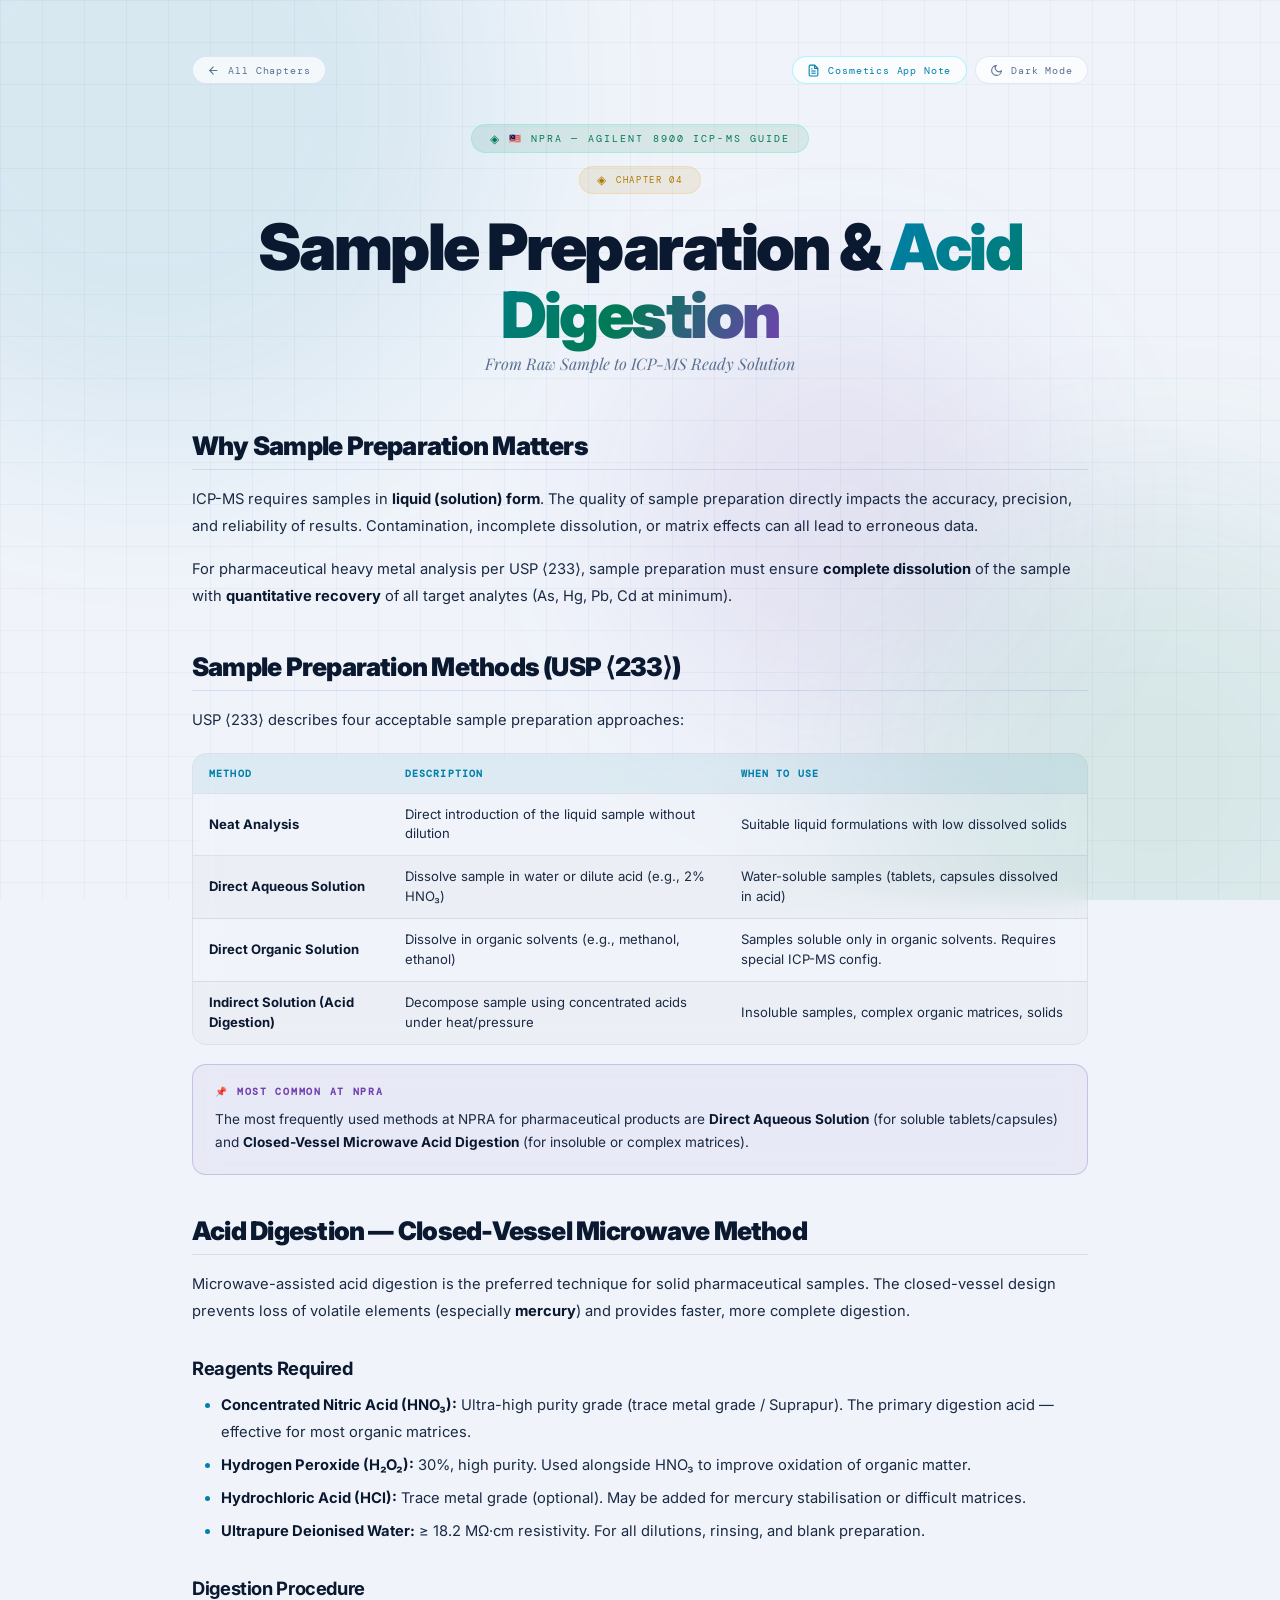
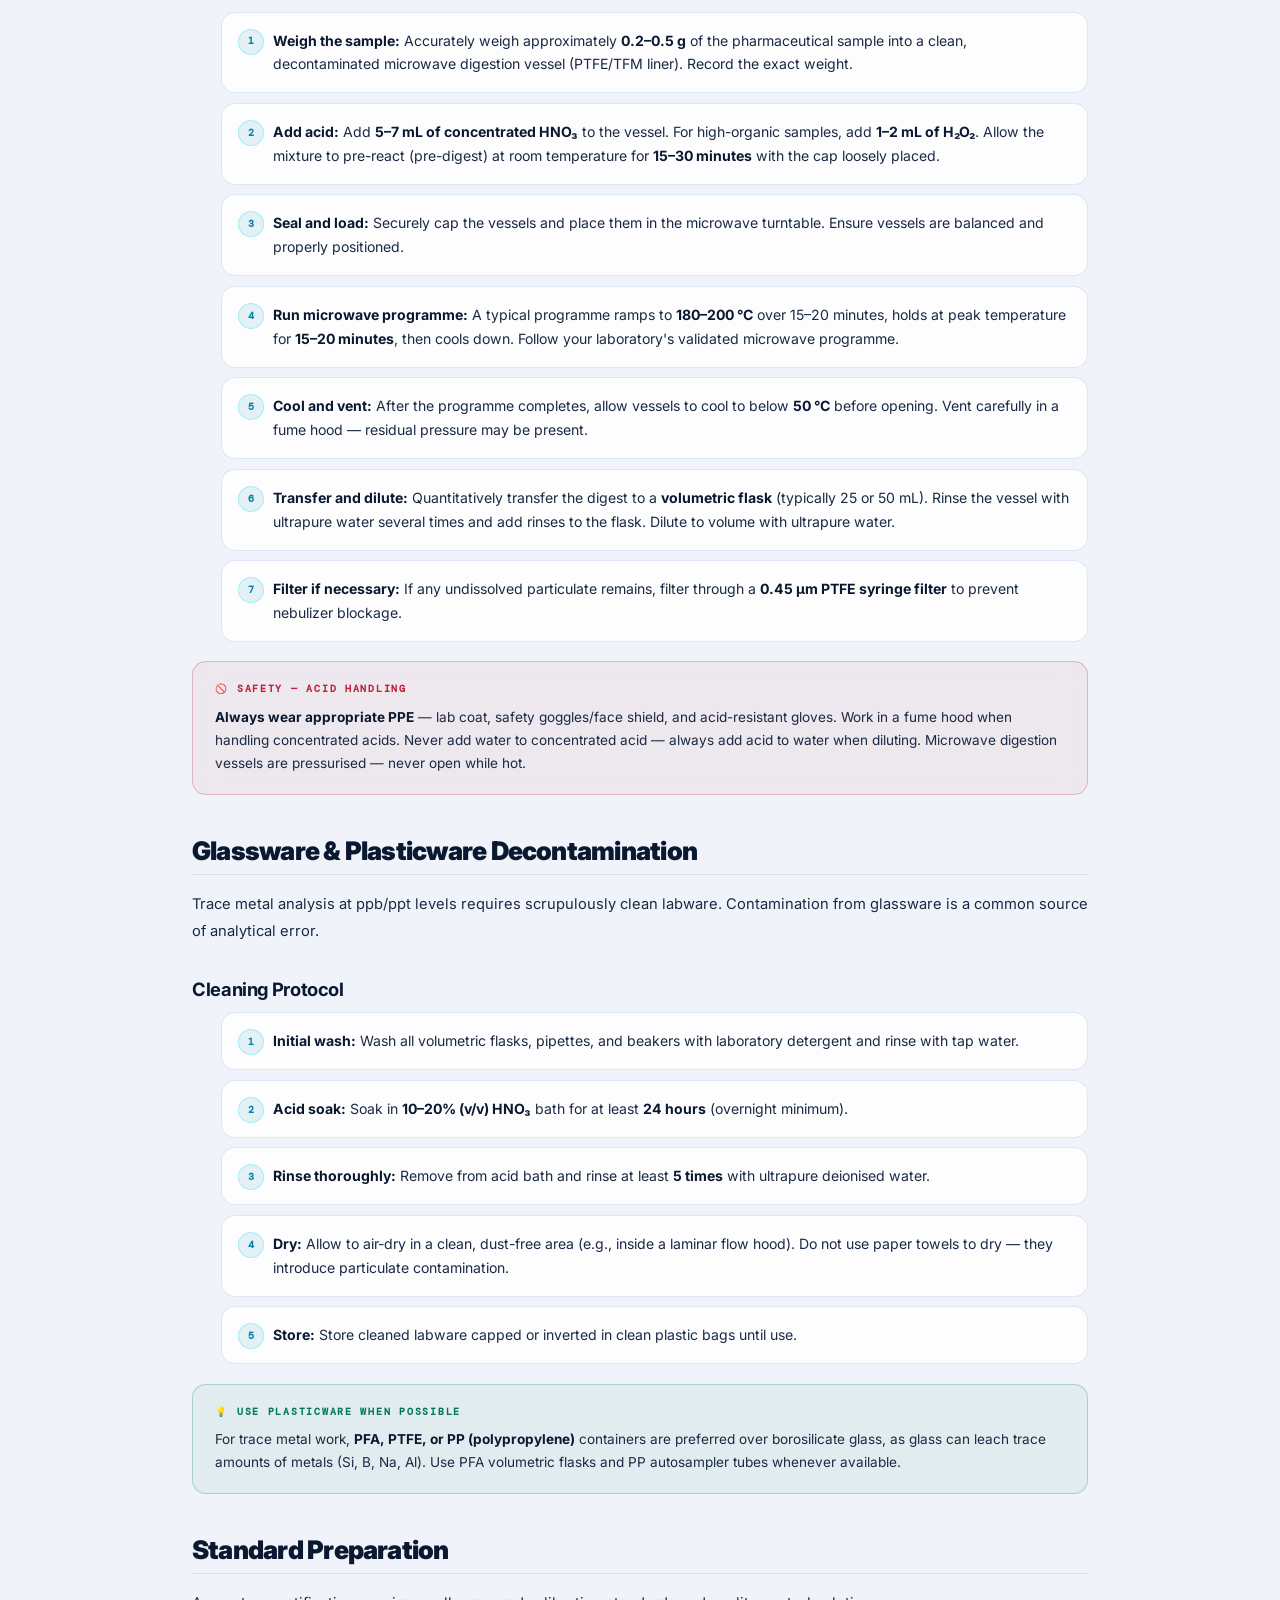
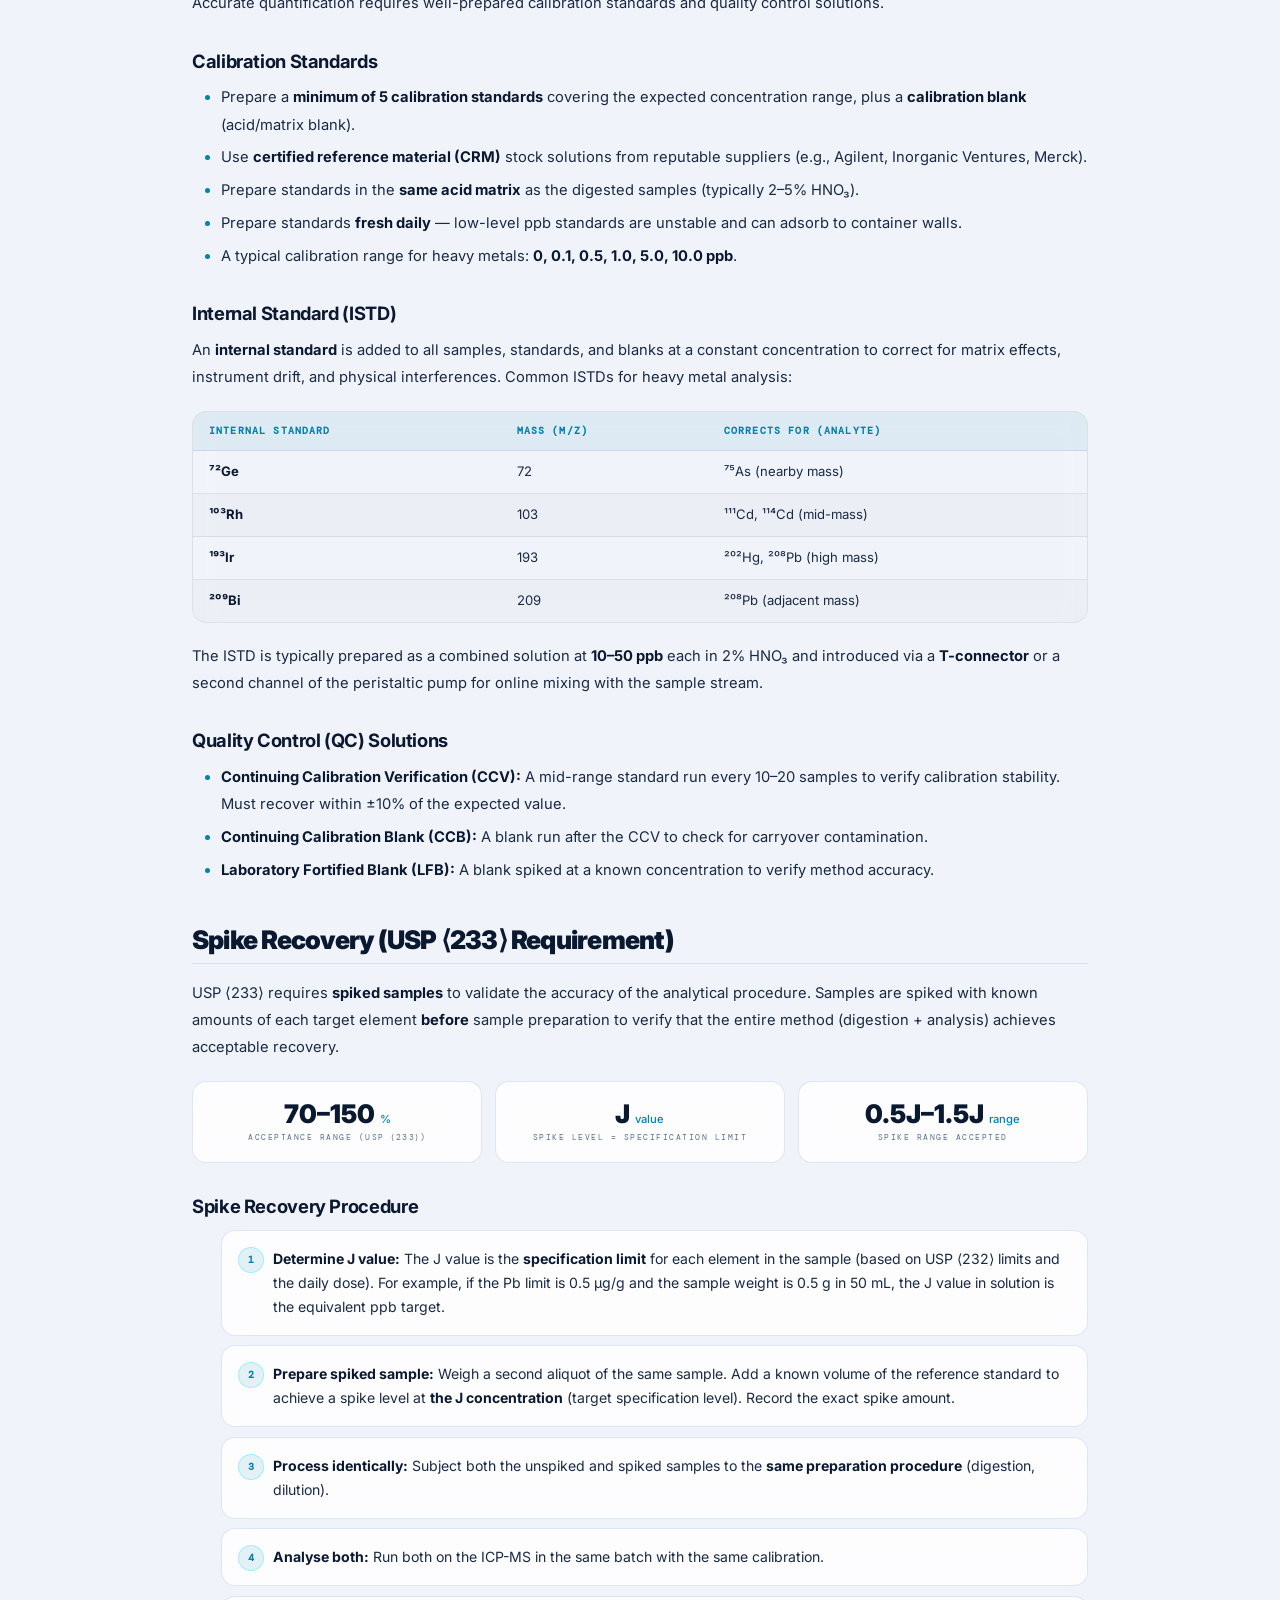
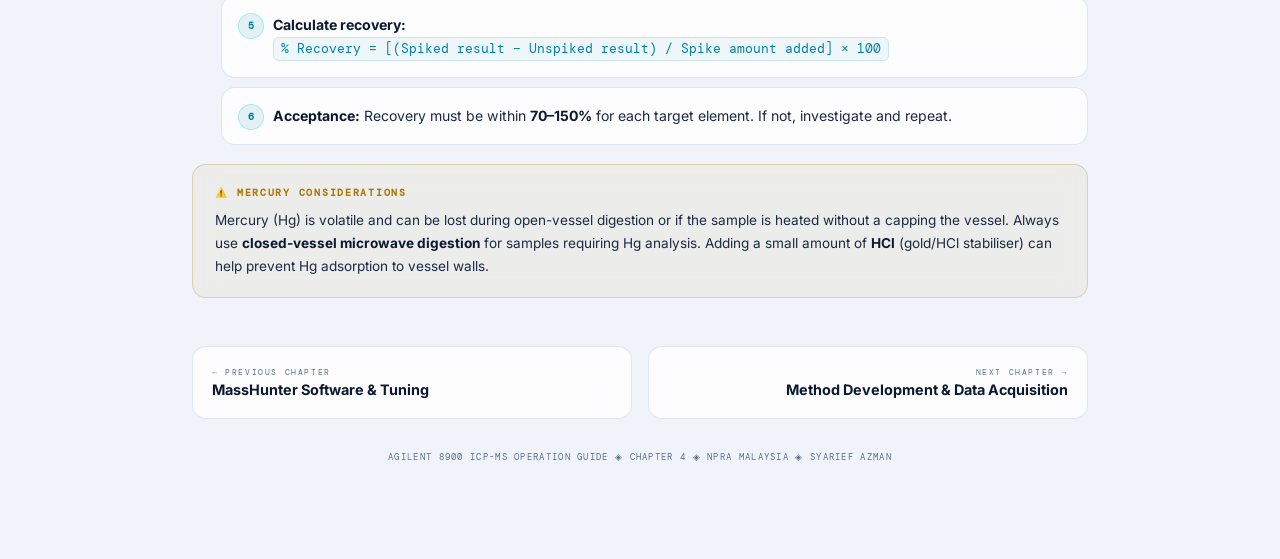
<file: chapter4.html>
<!DOCTYPE html>
<html lang="en" data-theme="light">
<head>
<meta charset="UTF-8">
<meta name="viewport" content="width=device-width, initial-scale=1.0">
<title>Chapter 4: Sample Preparation & Acid Digestion — Agilent 8900 ICP-MS Guide</title>
<meta name="description" content="Acid digestion techniques, standard preparation, glassware decontamination, and spike recovery for pharmaceutical ICP-MS analysis.">
<link rel="icon" type="image/png" href="https://syariefazman.com/favicon.png">
<link rel="preconnect" href="https://fonts.googleapis.com">
<link rel="preconnect" href="https://fonts.gstatic.com" crossorigin>
<link href="https://fonts.googleapis.com/css2?family=Inter:wght@400;500;600;700;800;900&family=DM+Mono:wght@400;500&family=Playfair+Display:ital@1&display=swap" rel="stylesheet">
<link rel="stylesheet" href="styles.css">
</head>
<body>

<div class="bg-canvas"><div class="orb orb1"></div><div class="orb orb2"></div><div class="orb orb3"></div></div>
<div class="grid-overlay"></div>

<div class="main">

  <div class="topbar">
    <div class="topbar-left">
      <a href="index.html" class="ctrl-btn">
        <svg viewBox="0 0 24 24" fill="none" stroke="currentColor" stroke-width="2"><path d="M19 12H5M12 19l-7-7 7-7"/></svg>
        All Chapters
      </a>
    </div>
    <div style="display:flex;gap:0.5rem;flex-wrap:wrap">
      <a href="https://www.agilent.com/cs/library/applications/application-hg-cosmetics-8900-icp-ms-5994-0461en-us-agilent.pdf" target="_blank" rel="noopener noreferrer" class="ctrl-btn" style="color:var(--cyan);border-color:rgba(0,229,255,0.3)">
        <svg viewBox="0 0 24 24" fill="none" stroke="currentColor" stroke-width="2"><path d="M14 2H6a2 2 0 0 0-2 2v16a2 2 0 0 0 2 2h12a2 2 0 0 0 2-2V8z"/><polyline points="14 2 14 8 20 8"/><line x1="16" y1="13" x2="8" y2="13"/><line x1="16" y1="17" x2="8" y2="17"/><polyline points="10 9 9 9 8 9"/></svg>
        Cosmetics App Note
      </a>
      <button class="ctrl-btn" onclick="toggleTheme()" id="themeBtn">
        <svg viewBox="0 0 24 24" fill="none" stroke="currentColor" stroke-width="2"><path d="M21 12.79A9 9 0 1 1 11.21 3 7 7 0 0 0 21 12.79z"/></svg>
        <span id="themeTxt">Dark Mode</span>
      </button>
    </div>
  </div>

  <div class="hero">
    <div class="hero-org">🇲🇾 NPRA — Agilent 8900 ICP-MS Guide</div><br>
    <div class="hero-instrument">Chapter 04</div>
    <h1>Sample Preparation & <span class="g">Acid Digestion</span></h1>
    <div class="hero-sub">From Raw Sample to ICP-MS Ready Solution</div>
  </div>

  <div class="content">

    <h2 class="reveal">Why Sample Preparation Matters</h2>
    <p class="reveal">
      ICP-MS requires samples in <strong>liquid (solution) form</strong>. The quality of sample preparation directly impacts the accuracy, precision, and reliability of results. Contamination, incomplete dissolution, or matrix effects can all lead to erroneous data.
    </p>
    <p class="reveal">
      For pharmaceutical heavy metal analysis per USP ⟨233⟩, sample preparation must ensure <strong>complete dissolution</strong> of the sample with <strong>quantitative recovery</strong> of all target analytes (As, Hg, Pb, Cd at minimum).
    </p>

    <h2 class="reveal">Sample Preparation Methods (USP ⟨233⟩)</h2>
    <p class="reveal">USP ⟨233⟩ describes four acceptable sample preparation approaches:</p>

    <div class="table-wrap reveal">
      <table>
        <thead>
          <tr><th>Method</th><th>Description</th><th>When to Use</th></tr>
        </thead>
        <tbody>
          <tr>
            <td><strong>Neat Analysis</strong></td>
            <td>Direct introduction of the liquid sample without dilution</td>
            <td>Suitable liquid formulations with low dissolved solids</td>
          </tr>
          <tr>
            <td><strong>Direct Aqueous Solution</strong></td>
            <td>Dissolve sample in water or dilute acid (e.g., 2% HNO₃)</td>
            <td>Water-soluble samples (tablets, capsules dissolved in acid)</td>
          </tr>
          <tr>
            <td><strong>Direct Organic Solution</strong></td>
            <td>Dissolve in organic solvents (e.g., methanol, ethanol)</td>
            <td>Samples soluble only in organic solvents. Requires special ICP-MS config.</td>
          </tr>
          <tr>
            <td><strong>Indirect Solution (Acid Digestion)</strong></td>
            <td>Decompose sample using concentrated acids under heat/pressure</td>
            <td>Insoluble samples, complex organic matrices, solids</td>
          </tr>
        </tbody>
      </table>
    </div>

    <div class="info-box note reveal">
      <div class="box-title">📌 Most Common at NPRA</div>
      The most frequently used methods at NPRA for pharmaceutical products are <strong>Direct Aqueous Solution</strong> (for soluble tablets/capsules) and <strong>Closed-Vessel Microwave Acid Digestion</strong> (for insoluble or complex matrices).
    </div>

    <h2 class="reveal">Acid Digestion — Closed-Vessel Microwave Method</h2>
    <p class="reveal">
      Microwave-assisted acid digestion is the preferred technique for solid pharmaceutical samples. The closed-vessel design prevents loss of volatile elements (especially <strong>mercury</strong>) and provides faster, more complete digestion.
    </p>

    <h3 class="reveal">Reagents Required</h3>
    <ul class="reveal">
      <li><strong>Concentrated Nitric Acid (HNO₃):</strong> Ultra-high purity grade (trace metal grade / Suprapur). The primary digestion acid — effective for most organic matrices.</li>
      <li><strong>Hydrogen Peroxide (H₂O₂):</strong> 30%, high purity. Used alongside HNO₃ to improve oxidation of organic matter.</li>
      <li><strong>Hydrochloric Acid (HCl):</strong> Trace metal grade (optional). May be added for mercury stabilisation or difficult matrices.</li>
      <li><strong>Ultrapure Deionised Water:</strong> ≥ 18.2 MΩ·cm resistivity. For all dilutions, rinsing, and blank preparation.</li>
    </ul>

    <h3 class="reveal">Digestion Procedure</h3>
    <ol class="step-list reveal">
      <li><strong>Weigh the sample:</strong> Accurately weigh approximately <strong>0.2–0.5 g</strong> of the pharmaceutical sample into a clean, decontaminated microwave digestion vessel (PTFE/TFM liner). Record the exact weight.</li>
      <li><strong>Add acid:</strong> Add <strong>5–7 mL of concentrated HNO₃</strong> to the vessel. For high-organic samples, add <strong>1–2 mL of H₂O₂</strong>. Allow the mixture to pre-react (pre-digest) at room temperature for <strong>15–30 minutes</strong> with the cap loosely placed.</li>
      <li><strong>Seal and load:</strong> Securely cap the vessels and place them in the microwave turntable. Ensure vessels are balanced and properly positioned.</li>
      <li><strong>Run microwave programme:</strong> A typical programme ramps to <strong>180–200 °C</strong> over 15–20 minutes, holds at peak temperature for <strong>15–20 minutes</strong>, then cools down. Follow your laboratory's validated microwave programme.</li>
      <li><strong>Cool and vent:</strong> After the programme completes, allow vessels to cool to below <strong>50 °C</strong> before opening. Vent carefully in a fume hood — residual pressure may be present.</li>
      <li><strong>Transfer and dilute:</strong> Quantitatively transfer the digest to a <strong>volumetric flask</strong> (typically 25 or 50 mL). Rinse the vessel with ultrapure water several times and add rinses to the flask. Dilute to volume with ultrapure water.</li>
      <li><strong>Filter if necessary:</strong> If any undissolved particulate remains, filter through a <strong>0.45 μm PTFE syringe filter</strong> to prevent nebulizer blockage.</li>
    </ol>

    <div class="info-box danger reveal">
      <div class="box-title">🚫 Safety — Acid Handling</div>
      <strong>Always wear appropriate PPE</strong> — lab coat, safety goggles/face shield, and acid-resistant gloves. Work in a fume hood when handling concentrated acids. Never add water to concentrated acid — always add acid to water when diluting. Microwave digestion vessels are pressurised — never open while hot.
    </div>

    <h2 class="reveal">Glassware & Plasticware Decontamination</h2>
    <p class="reveal">
      Trace metal analysis at ppb/ppt levels requires scrupulously clean labware. Contamination from glassware is a common source of analytical error.
    </p>

    <h3 class="reveal">Cleaning Protocol</h3>
    <ol class="step-list reveal">
      <li><strong>Initial wash:</strong> Wash all volumetric flasks, pipettes, and beakers with laboratory detergent and rinse with tap water.</li>
      <li><strong>Acid soak:</strong> Soak in <strong>10–20% (v/v) HNO₃</strong> bath for at least <strong>24 hours</strong> (overnight minimum).</li>
      <li><strong>Rinse thoroughly:</strong> Remove from acid bath and rinse at least <strong>5 times</strong> with ultrapure deionised water.</li>
      <li><strong>Dry:</strong> Allow to air-dry in a clean, dust-free area (e.g., inside a laminar flow hood). Do not use paper towels to dry — they introduce particulate contamination.</li>
      <li><strong>Store:</strong> Store cleaned labware capped or inverted in clean plastic bags until use.</li>
    </ol>

    <div class="info-box tip reveal">
      <div class="box-title">💡 Use Plasticware When Possible</div>
      For trace metal work, <strong>PFA, PTFE, or PP (polypropylene)</strong> containers are preferred over borosilicate glass, as glass can leach trace amounts of metals (Si, B, Na, Al). Use PFA volumetric flasks and PP autosampler tubes whenever available.
    </div>

    <h2 class="reveal">Standard Preparation</h2>
    <p class="reveal">
      Accurate quantification requires well-prepared calibration standards and quality control solutions.
    </p>

    <h3 class="reveal">Calibration Standards</h3>
    <ul class="reveal">
      <li>Prepare a <strong>minimum of 5 calibration standards</strong> covering the expected concentration range, plus a <strong>calibration blank</strong> (acid/matrix blank).</li>
      <li>Use <strong>certified reference material (CRM)</strong> stock solutions from reputable suppliers (e.g., Agilent, Inorganic Ventures, Merck).</li>
      <li>Prepare standards in the <strong>same acid matrix</strong> as the digested samples (typically 2–5% HNO₃).</li>
      <li>Prepare standards <strong>fresh daily</strong> — low-level ppb standards are unstable and can adsorb to container walls.</li>
      <li>A typical calibration range for heavy metals: <strong>0, 0.1, 0.5, 1.0, 5.0, 10.0 ppb</strong>.</li>
    </ul>

    <h3 class="reveal">Internal Standard (ISTD)</h3>
    <p class="reveal">
      An <strong>internal standard</strong> is added to all samples, standards, and blanks at a constant concentration to correct for matrix effects, instrument drift, and physical interferences. Common ISTDs for heavy metal analysis:
    </p>

    <div class="table-wrap reveal">
      <table>
        <thead>
          <tr><th>Internal Standard</th><th>Mass (m/z)</th><th>Corrects For (Analyte)</th></tr>
        </thead>
        <tbody>
          <tr><td><strong>⁷²Ge</strong></td><td>72</td><td>⁷⁵As (nearby mass)</td></tr>
          <tr><td><strong>¹⁰³Rh</strong></td><td>103</td><td>¹¹¹Cd, ¹¹⁴Cd (mid-mass)</td></tr>
          <tr><td><strong>¹⁹³Ir</strong></td><td>193</td><td>²⁰²Hg, ²⁰⁸Pb (high mass)</td></tr>
          <tr><td><strong>²⁰⁹Bi</strong></td><td>209</td><td>²⁰⁸Pb (adjacent mass)</td></tr>
        </tbody>
      </table>
    </div>

    <p class="reveal">
      The ISTD is typically prepared as a combined solution at <strong>10–50 ppb</strong> each in 2% HNO₃ and introduced via a <strong>T-connector</strong> or a second channel of the peristaltic pump for online mixing with the sample stream.
    </p>

    <h3 class="reveal">Quality Control (QC) Solutions</h3>
    <ul class="reveal">
      <li><strong>Continuing Calibration Verification (CCV):</strong> A mid-range standard run every 10–20 samples to verify calibration stability. Must recover within ±10% of the expected value.</li>
      <li><strong>Continuing Calibration Blank (CCB):</strong> A blank run after the CCV to check for carryover contamination.</li>
      <li><strong>Laboratory Fortified Blank (LFB):</strong> A blank spiked at a known concentration to verify method accuracy.</li>
    </ul>

    <h2 class="reveal">Spike Recovery (USP ⟨233⟩ Requirement)</h2>
    <p class="reveal">
      USP ⟨233⟩ requires <strong>spiked samples</strong> to validate the accuracy of the analytical procedure. Samples are spiked with known amounts of each target element <strong>before</strong> sample preparation to verify that the entire method (digestion + analysis) achieves acceptable recovery.
    </p>

    <div class="spec-grid reveal">
      <div class="spec-card">
        <div class="spec-value">70–150 <span class="unit">%</span></div>
        <div class="spec-label">Acceptance Range (USP ⟨233⟩)</div>
      </div>
      <div class="spec-card">
        <div class="spec-value">J <span class="unit">value</span></div>
        <div class="spec-label">Spike Level = Specification Limit</div>
      </div>
      <div class="spec-card">
        <div class="spec-value">0.5J–1.5J <span class="unit">range</span></div>
        <div class="spec-label">Spike Range Accepted</div>
      </div>
    </div>

    <h3 class="reveal">Spike Recovery Procedure</h3>
    <ol class="step-list reveal">
      <li><strong>Determine J value:</strong> The J value is the <strong>specification limit</strong> for each element in the sample (based on USP ⟨232⟩ limits and the daily dose). For example, if the Pb limit is 0.5 μg/g and the sample weight is 0.5 g in 50 mL, the J value in solution is the equivalent ppb target.</li>
      <li><strong>Prepare spiked sample:</strong> Weigh a second aliquot of the same sample. Add a known volume of the reference standard to achieve a spike level at <strong>the J concentration</strong> (target specification level). Record the exact spike amount.</li>
      <li><strong>Process identically:</strong> Subject both the unspiked and spiked samples to the <strong>same preparation procedure</strong> (digestion, dilution).</li>
      <li><strong>Analyse both:</strong> Run both on the ICP-MS in the same batch with the same calibration.</li>
      <li><strong>Calculate recovery:</strong><br>
        <code>% Recovery = [(Spiked result − Unspiked result) / Spike amount added] × 100</code>
      </li>
      <li><strong>Acceptance:</strong> Recovery must be within <strong>70–150%</strong> for each target element. If not, investigate and repeat.</li>
    </ol>

    <div class="info-box warn reveal">
      <div class="box-title">⚠️ Mercury Considerations</div>
      Mercury (Hg) is volatile and can be lost during open-vessel digestion or if the sample is heated without a capping the vessel. Always use <strong>closed-vessel microwave digestion</strong> for samples requiring Hg analysis. Adding a small amount of <strong>HCl</strong> (gold/HCl stabiliser) can help prevent Hg adsorption to vessel walls.
    </div>

  </div>

  <div class="chapter-nav reveal">
    <a href="chapter3.html" class="nav-prev">
      <div class="nav-label">Previous Chapter</div>
      <div class="nav-title">MassHunter Software & Tuning</div>
    </a>
    <a href="chapter5.html" class="nav-next">
      <div class="nav-label">Next Chapter</div>
      <div class="nav-title">Method Development & Data Acquisition</div>
    </a>
  </div>

  <div class="footer">Agilent 8900 ICP-MS Operation Guide ◈ Chapter 4 ◈ NPRA Malaysia ◈ Syarief Azman</div>
</div>

<script src="script.js"></script>
</body>
</html>
</file>
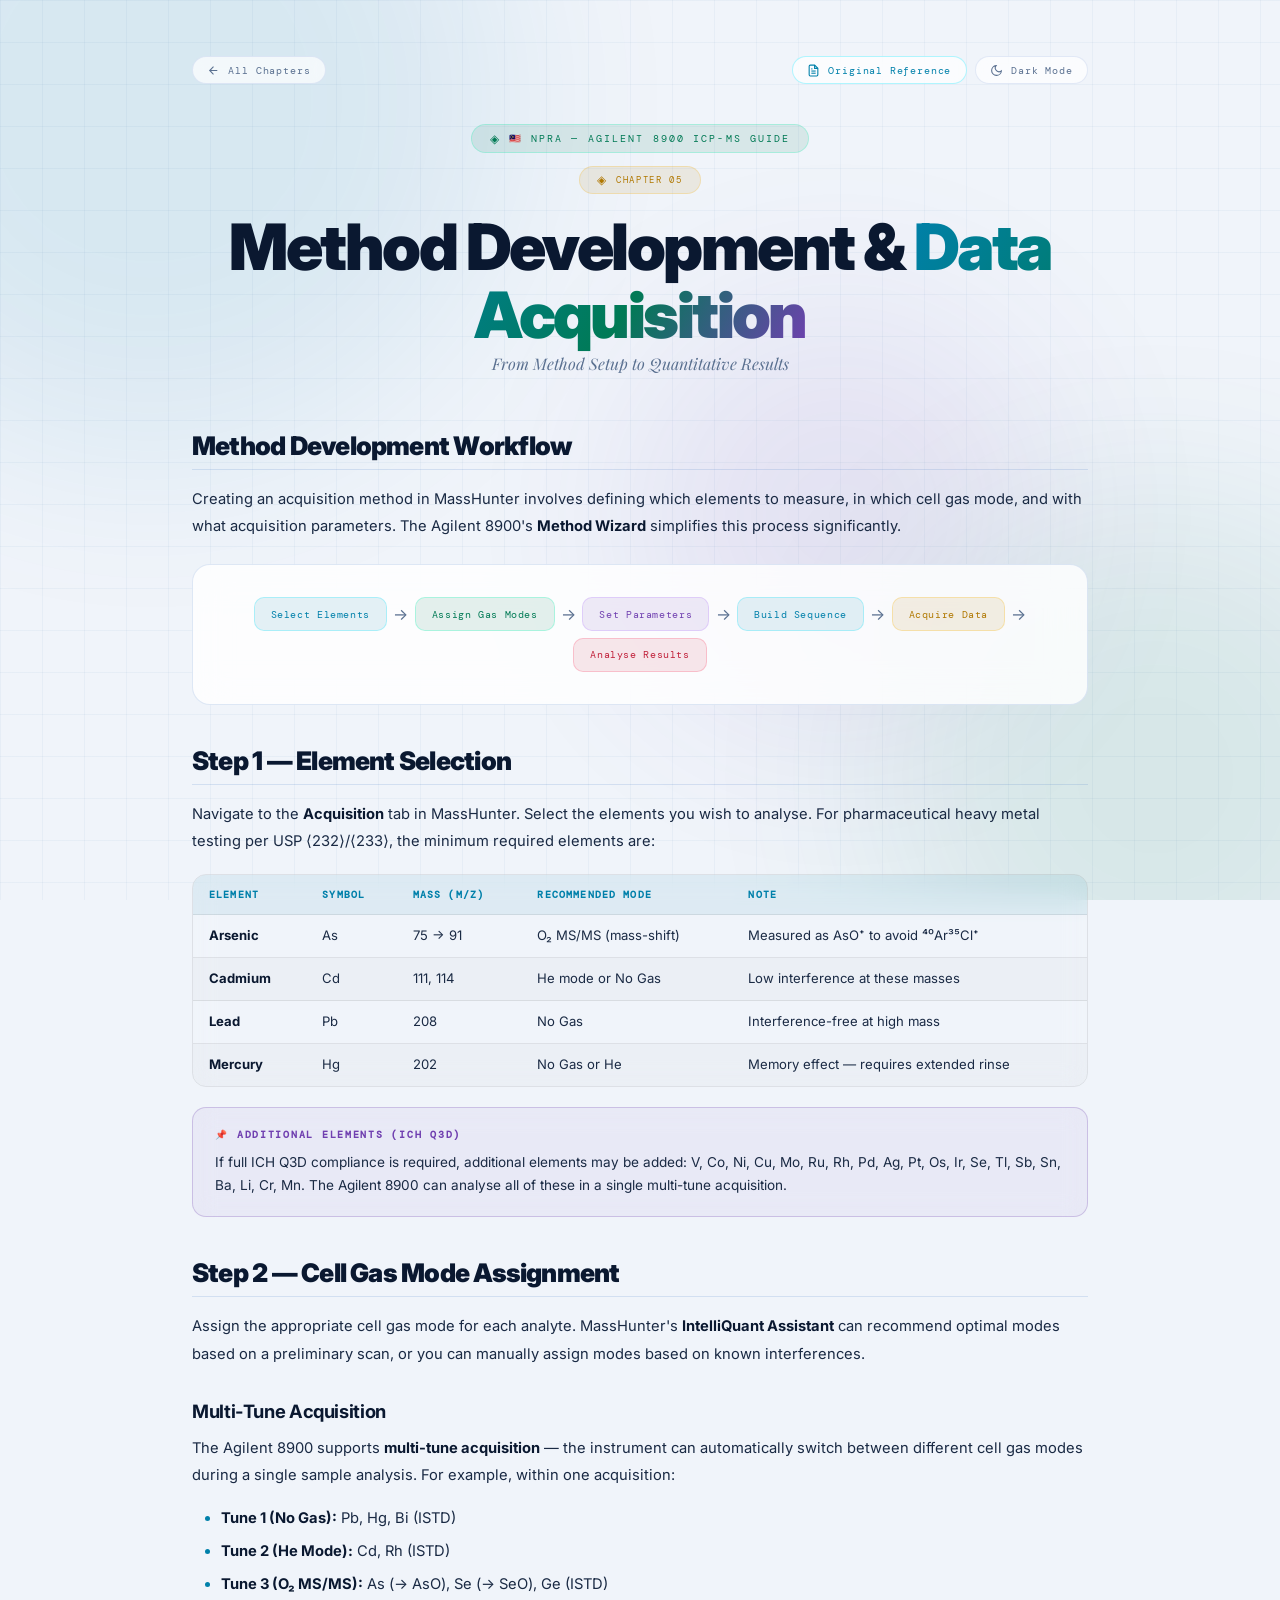
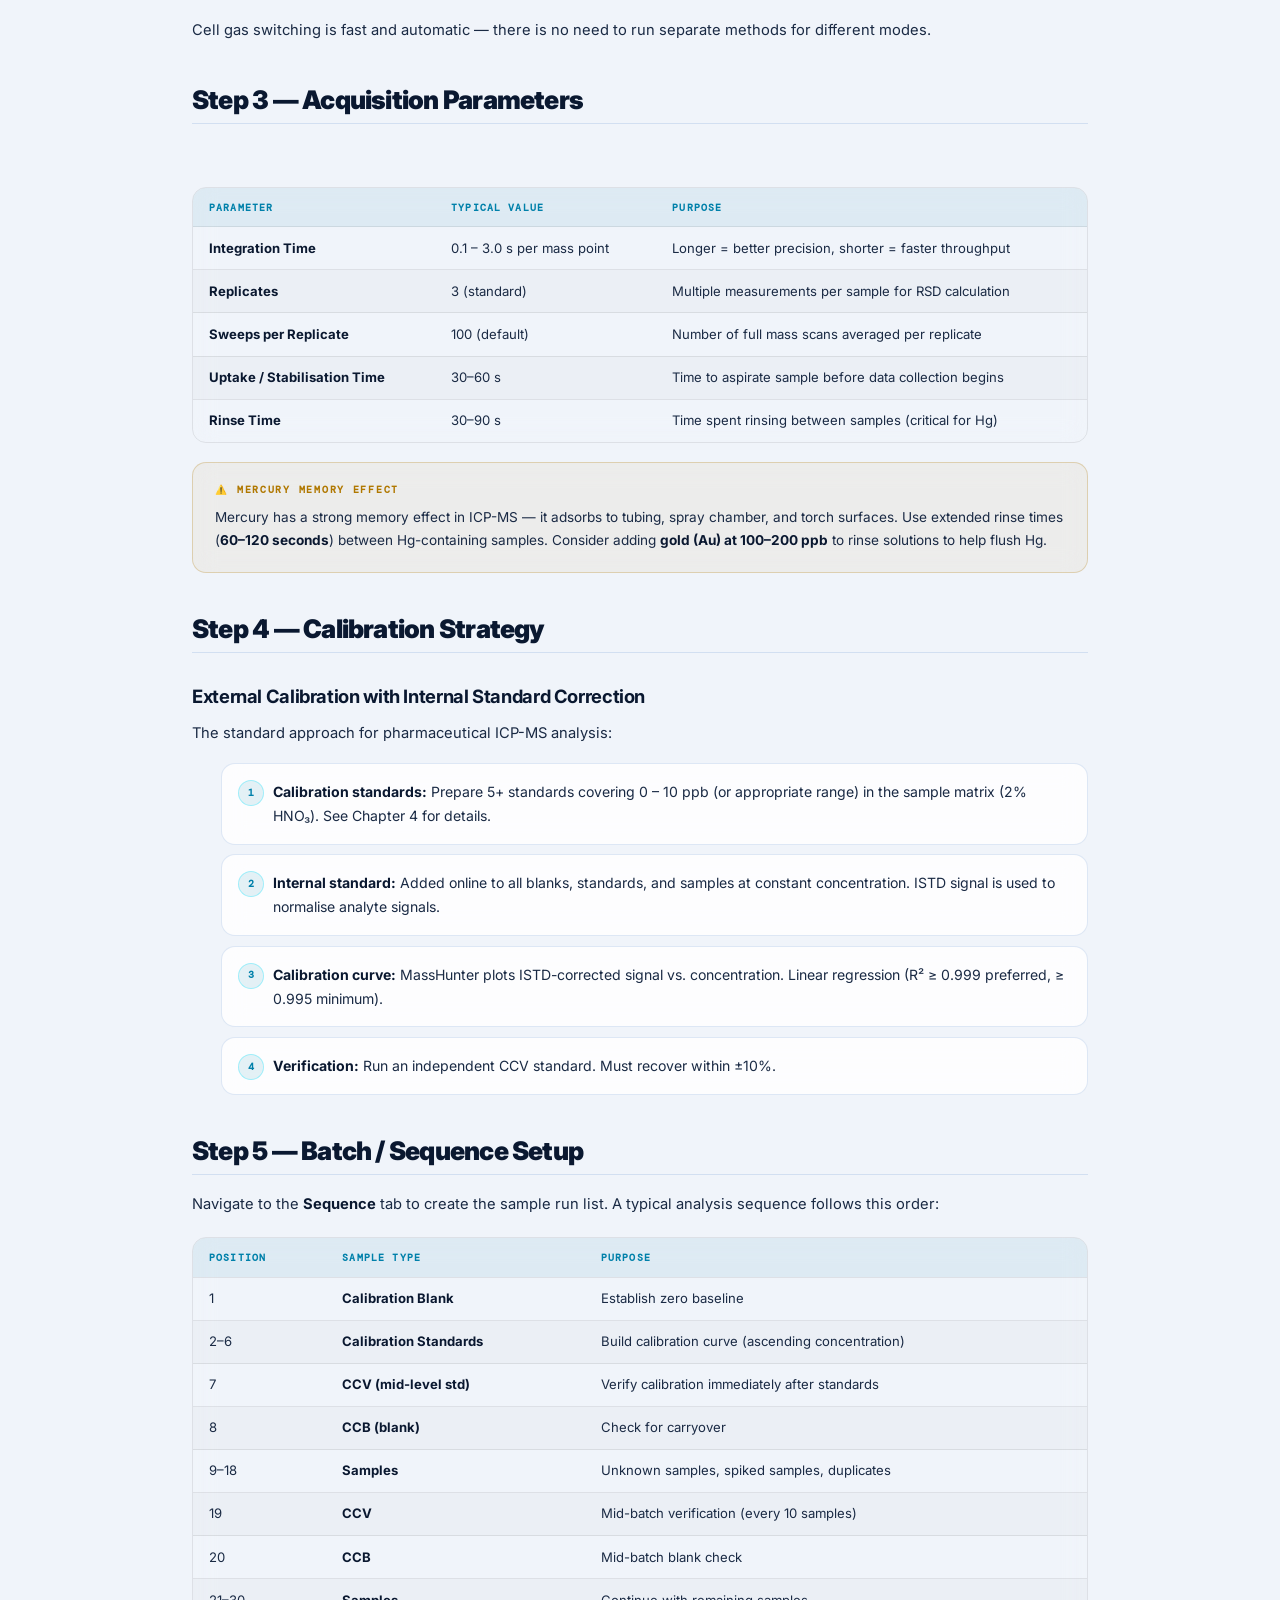
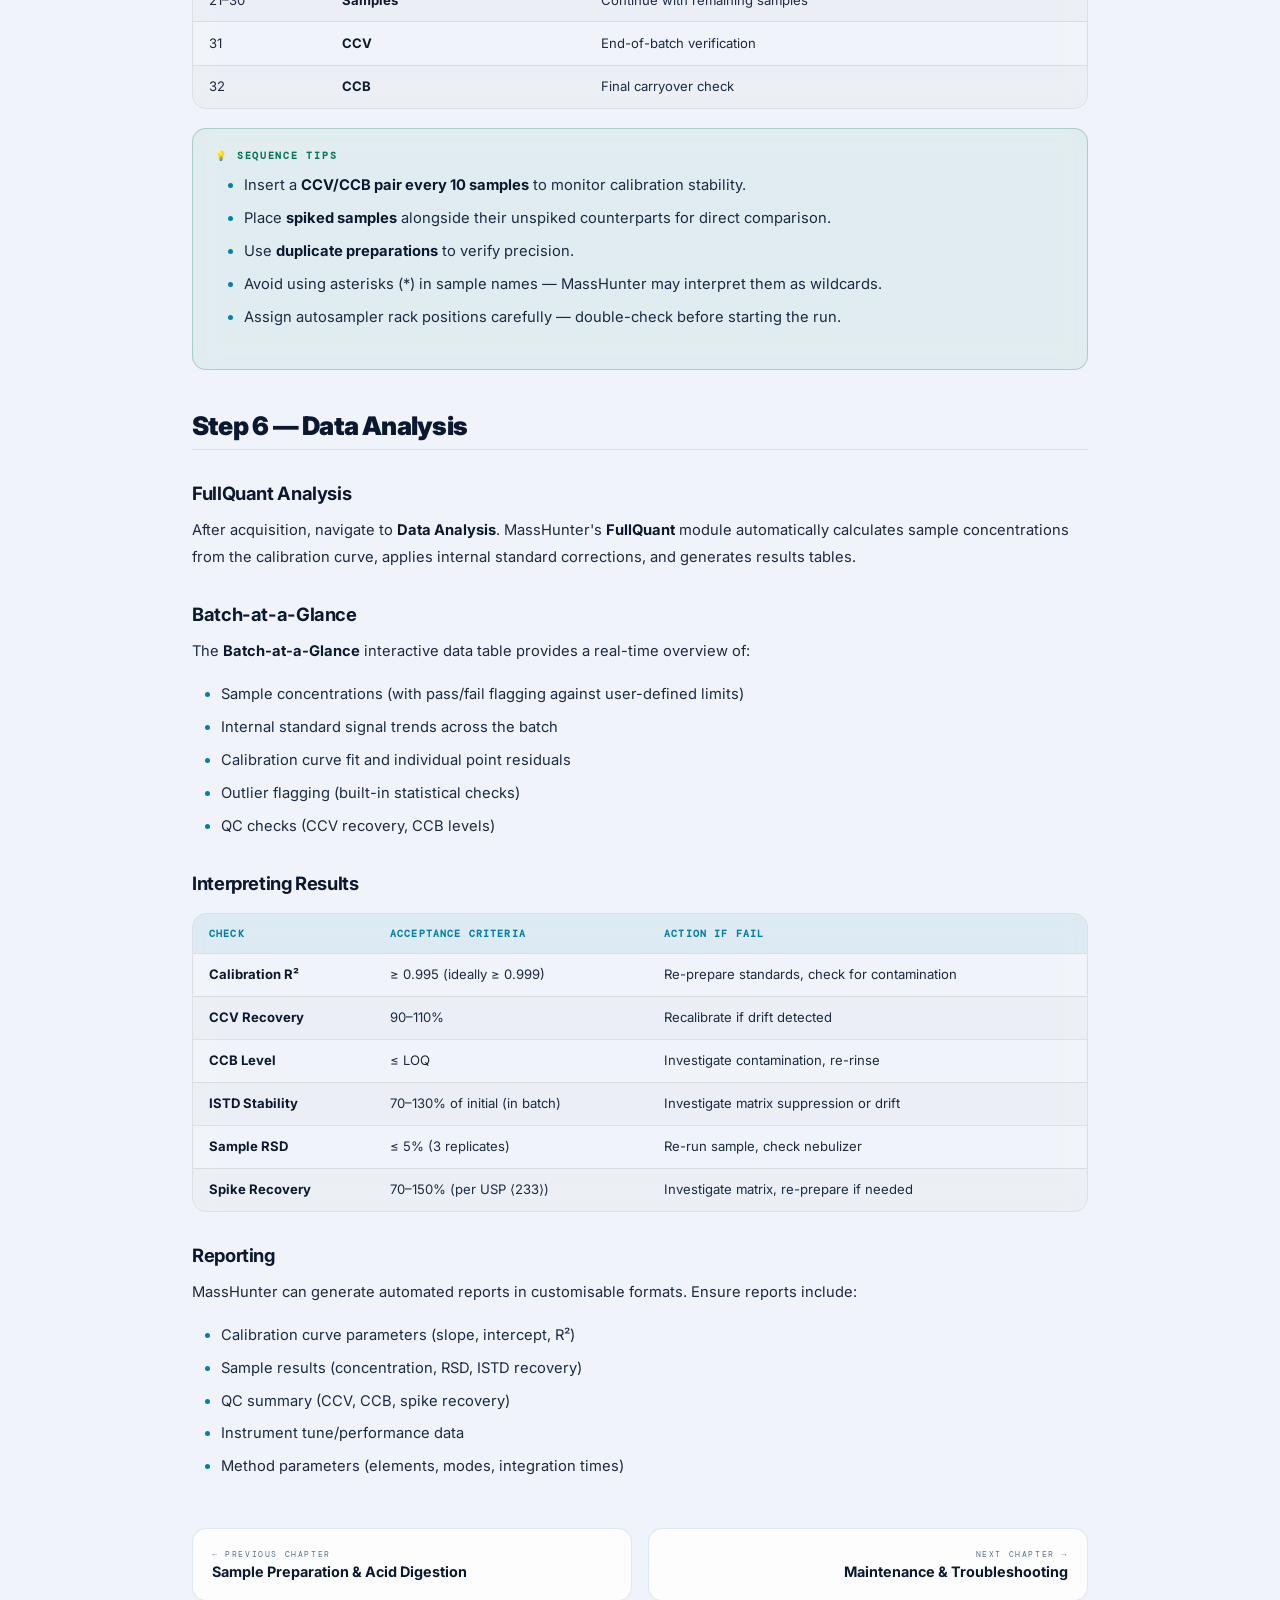
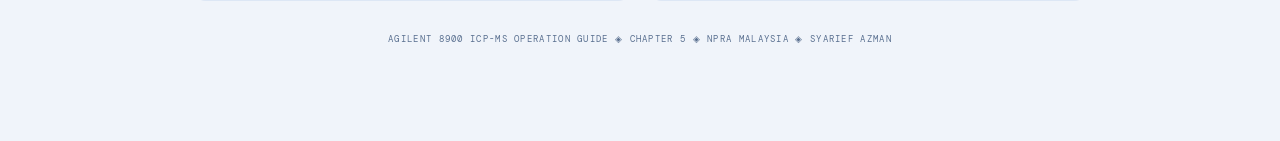
<file: chapter5.html>
<!DOCTYPE html>
<html lang="en" data-theme="light">
<head>
<meta charset="UTF-8">
<meta name="viewport" content="width=device-width, initial-scale=1.0">
<title>Chapter 5: Method Development & Data Acquisition — Agilent 8900 ICP-MS Guide</title>
<meta name="description" content="Method wizard, element selection, calibration strategy, batch creation, and data analysis for the Agilent 8900 ICP-QQQ.">
<link rel="icon" type="image/png" href="https://syariefazman.com/favicon.png">
<link rel="preconnect" href="https://fonts.googleapis.com">
<link rel="preconnect" href="https://fonts.gstatic.com" crossorigin>
<link href="https://fonts.googleapis.com/css2?family=Inter:wght@400;500;600;700;800;900&family=DM+Mono:wght@400;500&family=Playfair+Display:ital@1&display=swap" rel="stylesheet">
<link rel="stylesheet" href="styles.css">
</head>
<body>

<div class="bg-canvas"><div class="orb orb1"></div><div class="orb orb2"></div><div class="orb orb3"></div></div>
<div class="grid-overlay"></div>

<div class="main">

  <div class="topbar">
    <div class="topbar-left">
      <a href="index.html" class="ctrl-btn">
        <svg viewBox="0 0 24 24" fill="none" stroke="currentColor" stroke-width="2"><path d="M19 12H5M12 19l-7-7 7-7"/></svg>
        All Chapters
      </a>
    </div>
    <div style="display:flex;gap:0.5rem;flex-wrap:wrap">
      <a href="agilent-8900-method-development-guide.html" target="_blank" rel="noopener noreferrer" class="ctrl-btn" style="color:var(--cyan);border-color:rgba(0,229,255,0.3)">
        <svg viewBox="0 0 24 24" fill="none" stroke="currentColor" stroke-width="2"><path d="M14 2H6a2 2 0 0 0-2 2v16a2 2 0 0 0 2 2h12a2 2 0 0 0 2-2V8z"/><polyline points="14 2 14 8 20 8"/><line x1="16" y1="13" x2="8" y2="13"/><line x1="16" y1="17" x2="8" y2="17"/><polyline points="10 9 9 9 8 9"/></svg>
        Original Reference
      </a>
      <button class="ctrl-btn" onclick="toggleTheme()" id="themeBtn">
        <svg viewBox="0 0 24 24" fill="none" stroke="currentColor" stroke-width="2"><path d="M21 12.79A9 9 0 1 1 11.21 3 7 7 0 0 0 21 12.79z"/></svg>
        <span id="themeTxt">Dark Mode</span>
      </button>
    </div>
  </div>

  <div class="hero">
    <div class="hero-org">🇲🇾 NPRA — Agilent 8900 ICP-MS Guide</div><br>
    <div class="hero-instrument">Chapter 05</div>
    <h1>Method Development & <span class="g">Data Acquisition</span></h1>
    <div class="hero-sub">From Method Setup to Quantitative Results</div>
  </div>

  <div class="content">

    <h2 class="reveal">Method Development Workflow</h2>
    <p class="reveal">
      Creating an acquisition method in MassHunter involves defining which elements to measure, in which cell gas mode, and with what acquisition parameters. The Agilent 8900's <strong>Method Wizard</strong> simplifies this process significantly.
    </p>

    <div class="diagram reveal">
      <div class="flow">
        <div class="flow-node">Select Elements</div>
        <div class="flow-arrow">→</div>
        <div class="flow-node cell">Assign Gas Modes</div>
        <div class="flow-arrow">→</div>
        <div class="flow-node quad">Set Parameters</div>
        <div class="flow-arrow">→</div>
        <div class="flow-node">Build Sequence</div>
        <div class="flow-arrow">→</div>
        <div class="flow-node detector">Acquire Data</div>
        <div class="flow-arrow">→</div>
        <div class="flow-node plasma">Analyse Results</div>
      </div>
    </div>

    <h2 class="reveal">Step 1 — Element Selection</h2>
    <p class="reveal">
      Navigate to the <strong>Acquisition</strong> tab in MassHunter. Select the elements you wish to analyse. For pharmaceutical heavy metal testing per USP ⟨232⟩/⟨233⟩, the minimum required elements are:
    </p>

    <div class="table-wrap reveal">
      <table>
        <thead>
          <tr><th>Element</th><th>Symbol</th><th>Mass (m/z)</th><th>Recommended Mode</th><th>Note</th></tr>
        </thead>
        <tbody>
          <tr><td><strong>Arsenic</strong></td><td>As</td><td>75 → 91</td><td>O₂ MS/MS (mass-shift)</td><td>Measured as AsO⁺ to avoid ⁴⁰Ar³⁵Cl⁺</td></tr>
          <tr><td><strong>Cadmium</strong></td><td>Cd</td><td>111, 114</td><td>He mode or No Gas</td><td>Low interference at these masses</td></tr>
          <tr><td><strong>Lead</strong></td><td>Pb</td><td>208</td><td>No Gas</td><td>Interference-free at high mass</td></tr>
          <tr><td><strong>Mercury</strong></td><td>Hg</td><td>202</td><td>No Gas or He</td><td>Memory effect — requires extended rinse</td></tr>
        </tbody>
      </table>
    </div>

    <div class="info-box note reveal">
      <div class="box-title">📌 Additional Elements (ICH Q3D)</div>
      If full ICH Q3D compliance is required, additional elements may be added: V, Co, Ni, Cu, Mo, Ru, Rh, Pd, Ag, Pt, Os, Ir, Se, Tl, Sb, Sn, Ba, Li, Cr, Mn. The Agilent 8900 can analyse all of these in a single multi-tune acquisition.
    </div>

    <h2 class="reveal">Step 2 — Cell Gas Mode Assignment</h2>
    <p class="reveal">
      Assign the appropriate cell gas mode for each analyte. MassHunter's <strong>IntelliQuant Assistant</strong> can recommend optimal modes based on a preliminary scan, or you can manually assign modes based on known interferences.
    </p>

    <h3 class="reveal">Multi-Tune Acquisition</h3>
    <p class="reveal">
      The Agilent 8900 supports <strong>multi-tune acquisition</strong> — the instrument can automatically switch between different cell gas modes during a single sample analysis. For example, within one acquisition:
    </p>
    <ul class="reveal">
      <li><strong>Tune 1 (No Gas):</strong> Pb, Hg, Bi (ISTD)</li>
      <li><strong>Tune 2 (He Mode):</strong> Cd, Rh (ISTD)</li>
      <li><strong>Tune 3 (O₂ MS/MS):</strong> As (→ AsO), Se (→ SeO), Ge (ISTD)</li>
    </ul>
    <p class="reveal">
      Cell gas switching is fast and automatic — there is no need to run separate methods for different modes.
    </p>

    <h2 class="reveal">Step 3 — Acquisition Parameters</h2>
    <p class="reveal">Set the following key acquisition parameters for each element:</p>

    <div class="table-wrap reveal">
      <table>
        <thead>
          <tr><th>Parameter</th><th>Typical Value</th><th>Purpose</th></tr>
        </thead>
        <tbody>
          <tr><td><strong>Integration Time</strong></td><td>0.1 – 3.0 s per mass point</td><td>Longer = better precision, shorter = faster throughput</td></tr>
          <tr><td><strong>Replicates</strong></td><td>3 (standard)</td><td>Multiple measurements per sample for RSD calculation</td></tr>
          <tr><td><strong>Sweeps per Replicate</strong></td><td>100 (default)</td><td>Number of full mass scans averaged per replicate</td></tr>
          <tr><td><strong>Uptake / Stabilisation Time</strong></td><td>30–60 s</td><td>Time to aspirate sample before data collection begins</td></tr>
          <tr><td><strong>Rinse Time</strong></td><td>30–90 s</td><td>Time spent rinsing between samples (critical for Hg)</td></tr>
        </tbody>
      </table>
    </div>

    <div class="info-box warn reveal">
      <div class="box-title">⚠️ Mercury Memory Effect</div>
      Mercury has a strong memory effect in ICP-MS — it adsorbs to tubing, spray chamber, and torch surfaces. Use extended rinse times (<strong>60–120 seconds</strong>) between Hg-containing samples. Consider adding <strong>gold (Au) at 100–200 ppb</strong> to rinse solutions to help flush Hg.
    </div>

    <h2 class="reveal">Step 4 — Calibration Strategy</h2>

    <h3 class="reveal">External Calibration with Internal Standard Correction</h3>
    <p class="reveal">
      The standard approach for pharmaceutical ICP-MS analysis:
    </p>
    <ol class="step-list reveal">
      <li><strong>Calibration standards:</strong> Prepare 5+ standards covering 0 – 10 ppb (or appropriate range) in the sample matrix (2% HNO₃). See Chapter 4 for details.</li>
      <li><strong>Internal standard:</strong> Added online to all blanks, standards, and samples at constant concentration. ISTD signal is used to normalise analyte signals.</li>
      <li><strong>Calibration curve:</strong> MassHunter plots ISTD-corrected signal vs. concentration. Linear regression (R² ≥ 0.999 preferred, ≥ 0.995 minimum).</li>
      <li><strong>Verification:</strong> Run an independent CCV standard. Must recover within ±10%.</li>
    </ol>

    <h2 class="reveal">Step 5 — Batch / Sequence Setup</h2>
    <p class="reveal">
      Navigate to the <strong>Sequence</strong> tab to create the sample run list. A typical analysis sequence follows this order:
    </p>

    <div class="table-wrap reveal">
      <table>
        <thead>
          <tr><th>Position</th><th>Sample Type</th><th>Purpose</th></tr>
        </thead>
        <tbody>
          <tr><td>1</td><td><strong>Calibration Blank</strong></td><td>Establish zero baseline</td></tr>
          <tr><td>2–6</td><td><strong>Calibration Standards</strong></td><td>Build calibration curve (ascending concentration)</td></tr>
          <tr><td>7</td><td><strong>CCV (mid-level std)</strong></td><td>Verify calibration immediately after standards</td></tr>
          <tr><td>8</td><td><strong>CCB (blank)</strong></td><td>Check for carryover</td></tr>
          <tr><td>9–18</td><td><strong>Samples</strong></td><td>Unknown samples, spiked samples, duplicates</td></tr>
          <tr><td>19</td><td><strong>CCV</strong></td><td>Mid-batch verification (every 10 samples)</td></tr>
          <tr><td>20</td><td><strong>CCB</strong></td><td>Mid-batch blank check</td></tr>
          <tr><td>21–30</td><td><strong>Samples</strong></td><td>Continue with remaining samples</td></tr>
          <tr><td>31</td><td><strong>CCV</strong></td><td>End-of-batch verification</td></tr>
          <tr><td>32</td><td><strong>CCB</strong></td><td>Final carryover check</td></tr>
        </tbody>
      </table>
    </div>

    <div class="info-box tip reveal">
      <div class="box-title">💡 Sequence Tips</div>
      <ul>
        <li>Insert a <strong>CCV/CCB pair every 10 samples</strong> to monitor calibration stability.</li>
        <li>Place <strong>spiked samples</strong> alongside their unspiked counterparts for direct comparison.</li>
        <li>Use <strong>duplicate preparations</strong> to verify precision.</li>
        <li>Avoid using asterisks (*) in sample names — MassHunter may interpret them as wildcards.</li>
        <li>Assign autosampler rack positions carefully — double-check before starting the run.</li>
      </ul>
    </div>

    <h2 class="reveal">Step 6 — Data Analysis</h2>

    <h3 class="reveal">FullQuant Analysis</h3>
    <p class="reveal">
      After acquisition, navigate to <strong>Data Analysis</strong>. MassHunter's <strong>FullQuant</strong> module automatically calculates sample concentrations from the calibration curve, applies internal standard corrections, and generates results tables.
    </p>

    <h3 class="reveal">Batch-at-a-Glance</h3>
    <p class="reveal">
      The <strong>Batch-at-a-Glance</strong> interactive data table provides a real-time overview of:
    </p>
    <ul class="reveal">
      <li>Sample concentrations (with pass/fail flagging against user-defined limits)</li>
      <li>Internal standard signal trends across the batch</li>
      <li>Calibration curve fit and individual point residuals</li>
      <li>Outlier flagging (built-in statistical checks)</li>
      <li>QC checks (CCV recovery, CCB levels)</li>
    </ul>

    <h3 class="reveal">Interpreting Results</h3>
    <div class="table-wrap reveal">
      <table>
        <thead>
          <tr><th>Check</th><th>Acceptance Criteria</th><th>Action if Fail</th></tr>
        </thead>
        <tbody>
          <tr><td><strong>Calibration R²</strong></td><td>≥ 0.995 (ideally ≥ 0.999)</td><td>Re-prepare standards, check for contamination</td></tr>
          <tr><td><strong>CCV Recovery</strong></td><td>90–110%</td><td>Recalibrate if drift detected</td></tr>
          <tr><td><strong>CCB Level</strong></td><td>≤ LOQ</td><td>Investigate contamination, re-rinse</td></tr>
          <tr><td><strong>ISTD Stability</strong></td><td>70–130% of initial (in batch)</td><td>Investigate matrix suppression or drift</td></tr>
          <tr><td><strong>Sample RSD</strong></td><td>≤ 5% (3 replicates)</td><td>Re-run sample, check nebulizer</td></tr>
          <tr><td><strong>Spike Recovery</strong></td><td>70–150% (per USP ⟨233⟩)</td><td>Investigate matrix, re-prepare if needed</td></tr>
        </tbody>
      </table>
    </div>

    <h3 class="reveal">Reporting</h3>
    <p class="reveal">
      MassHunter can generate automated reports in customisable formats. Ensure reports include:
    </p>
    <ul class="reveal">
      <li>Calibration curve parameters (slope, intercept, R²)</li>
      <li>Sample results (concentration, RSD, ISTD recovery)</li>
      <li>QC summary (CCV, CCB, spike recovery)</li>
      <li>Instrument tune/performance data</li>
      <li>Method parameters (elements, modes, integration times)</li>
    </ul>

  </div>

  <div class="chapter-nav reveal">
    <a href="chapter4.html" class="nav-prev">
      <div class="nav-label">Previous Chapter</div>
      <div class="nav-title">Sample Preparation & Acid Digestion</div>
    </a>
    <a href="chapter6.html" class="nav-next">
      <div class="nav-label">Next Chapter</div>
      <div class="nav-title">Maintenance & Troubleshooting</div>
    </a>
  </div>

  <div class="footer">Agilent 8900 ICP-MS Operation Guide ◈ Chapter 5 ◈ NPRA Malaysia ◈ Syarief Azman</div>
</div>

<script src="script.js"></script>
</body>
</html>
</file>
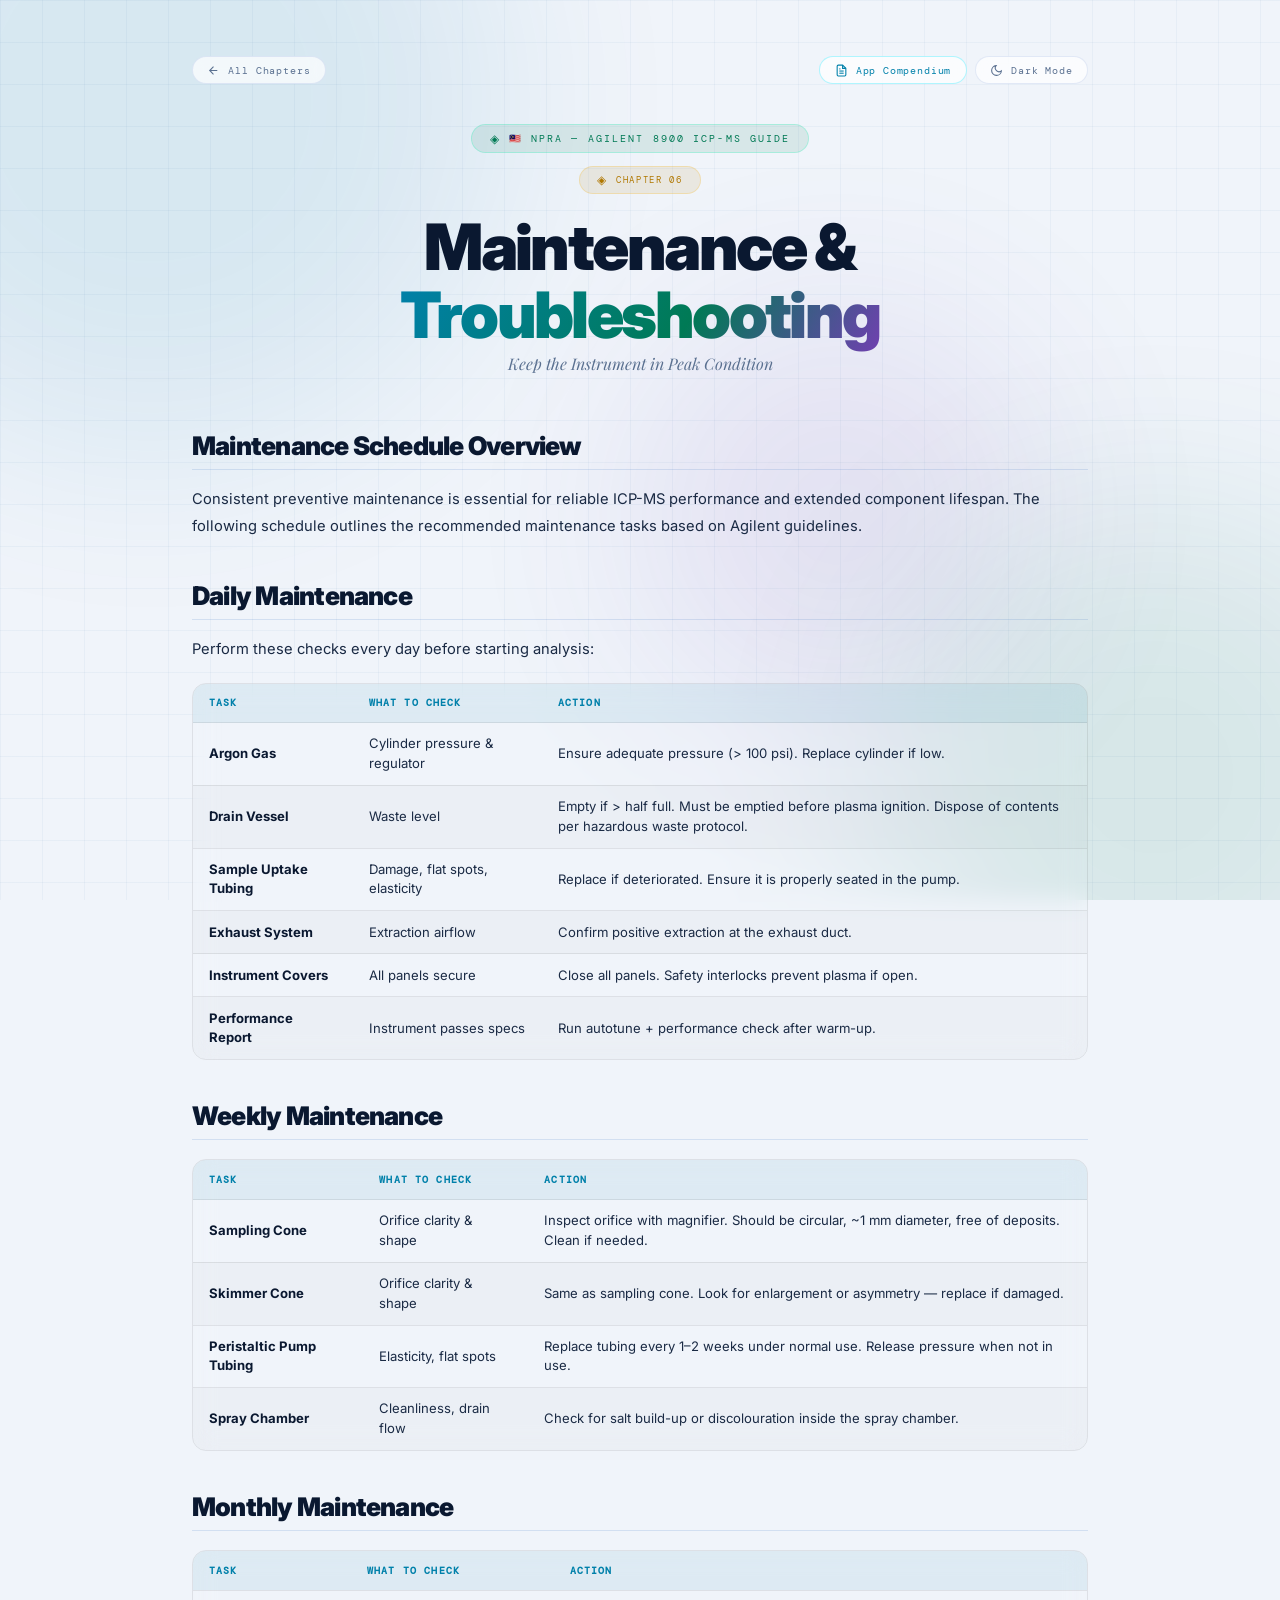
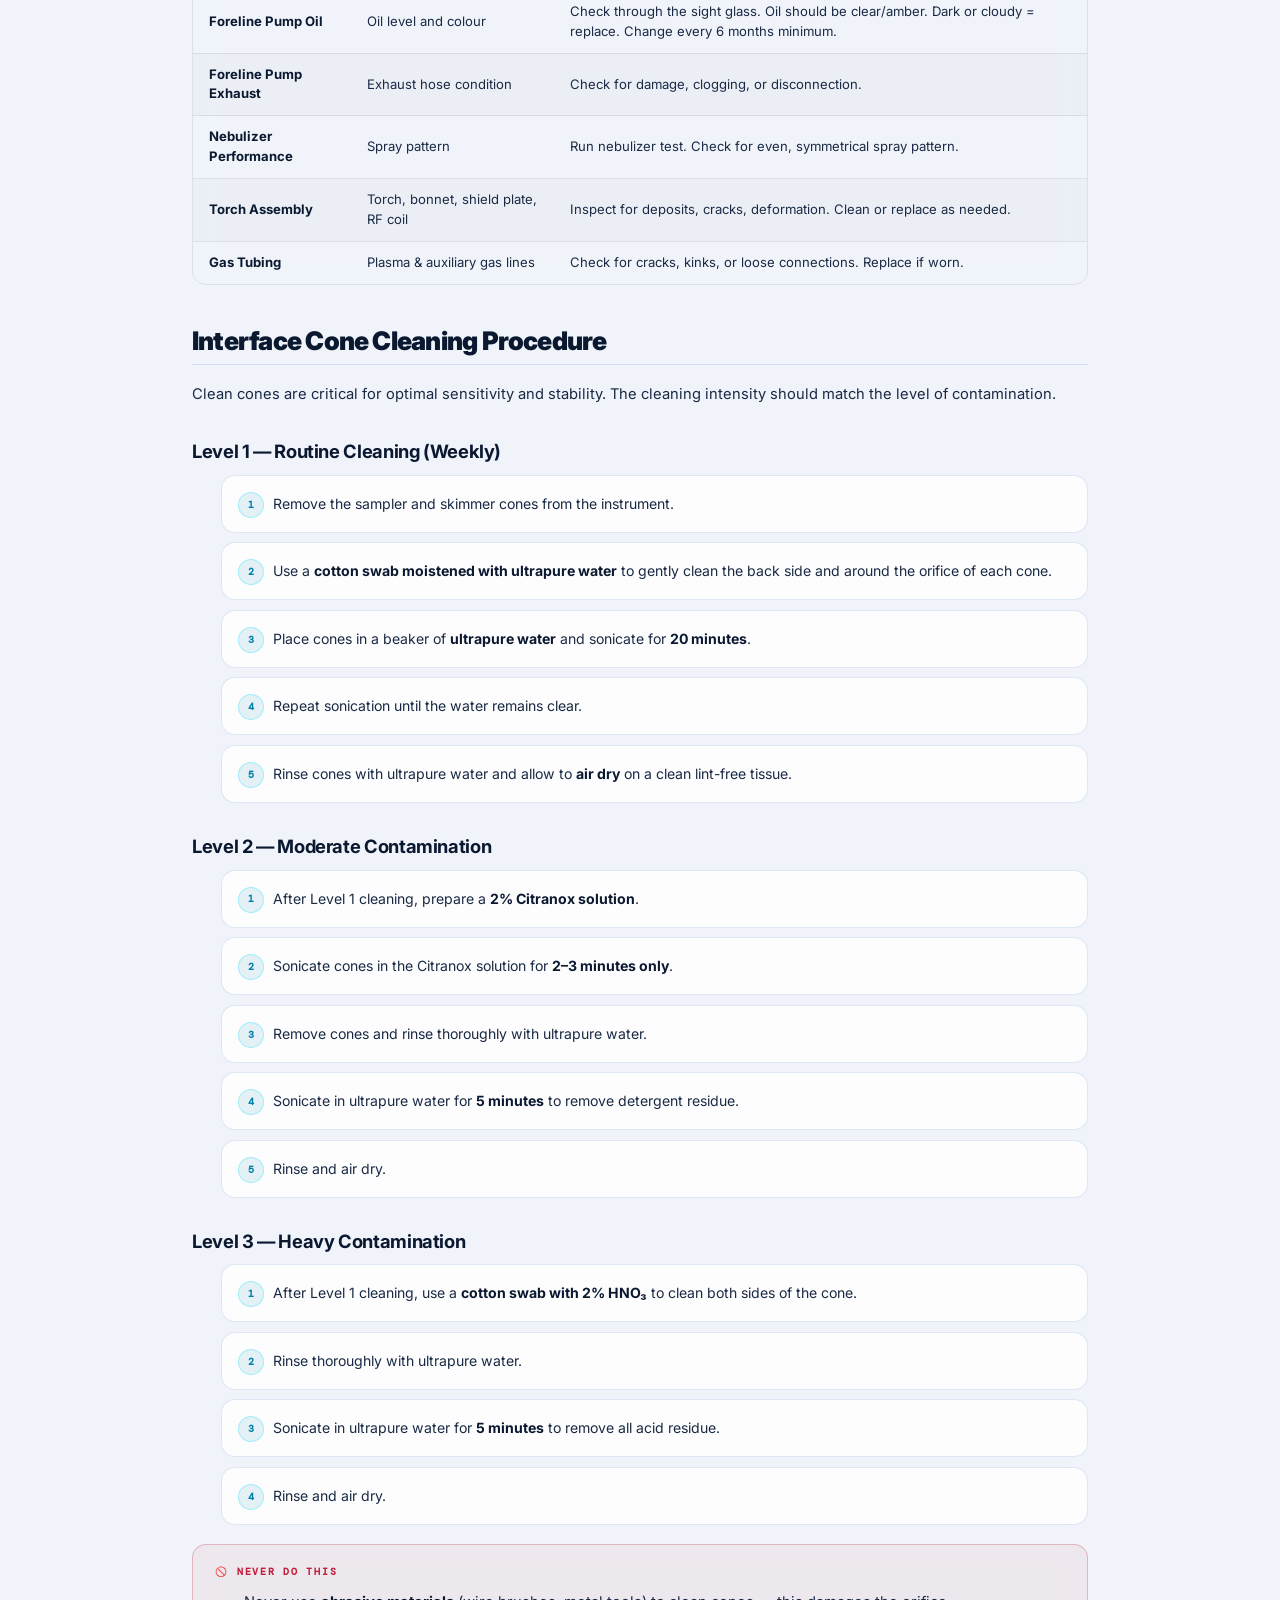
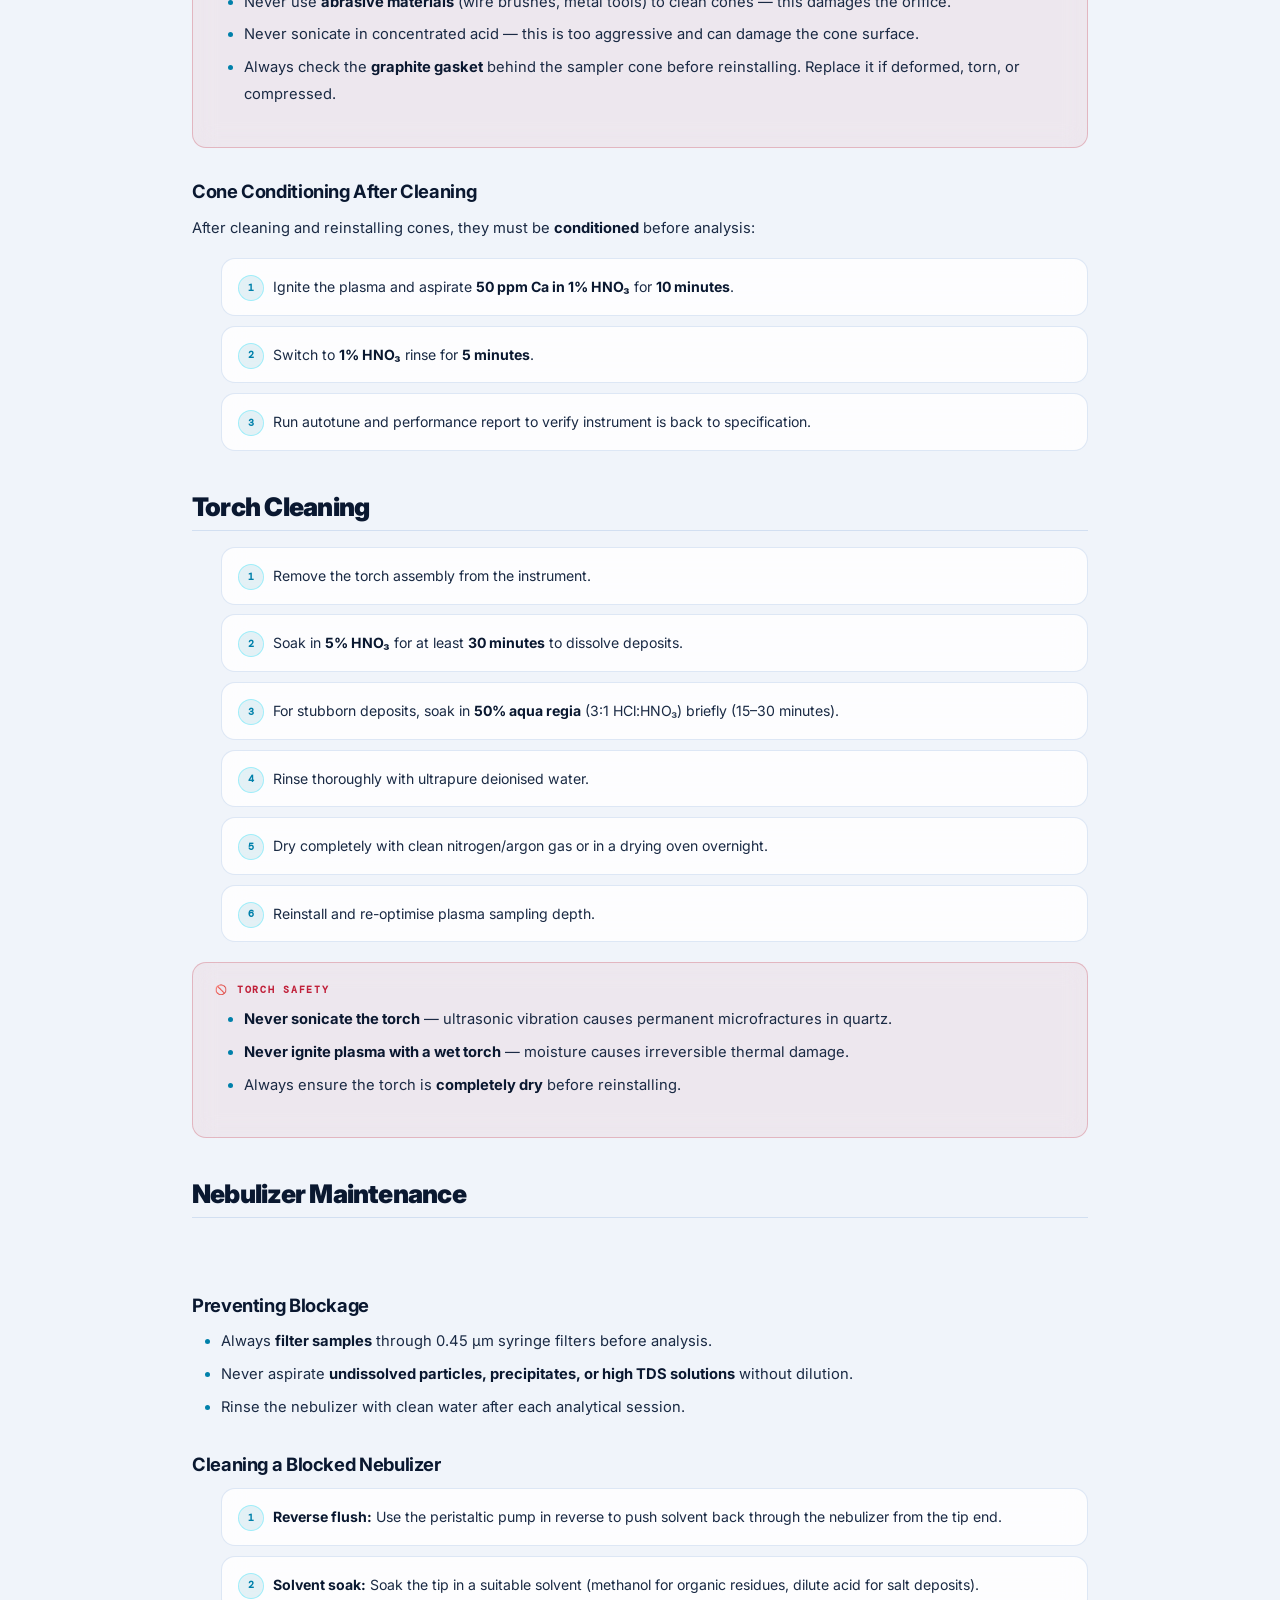
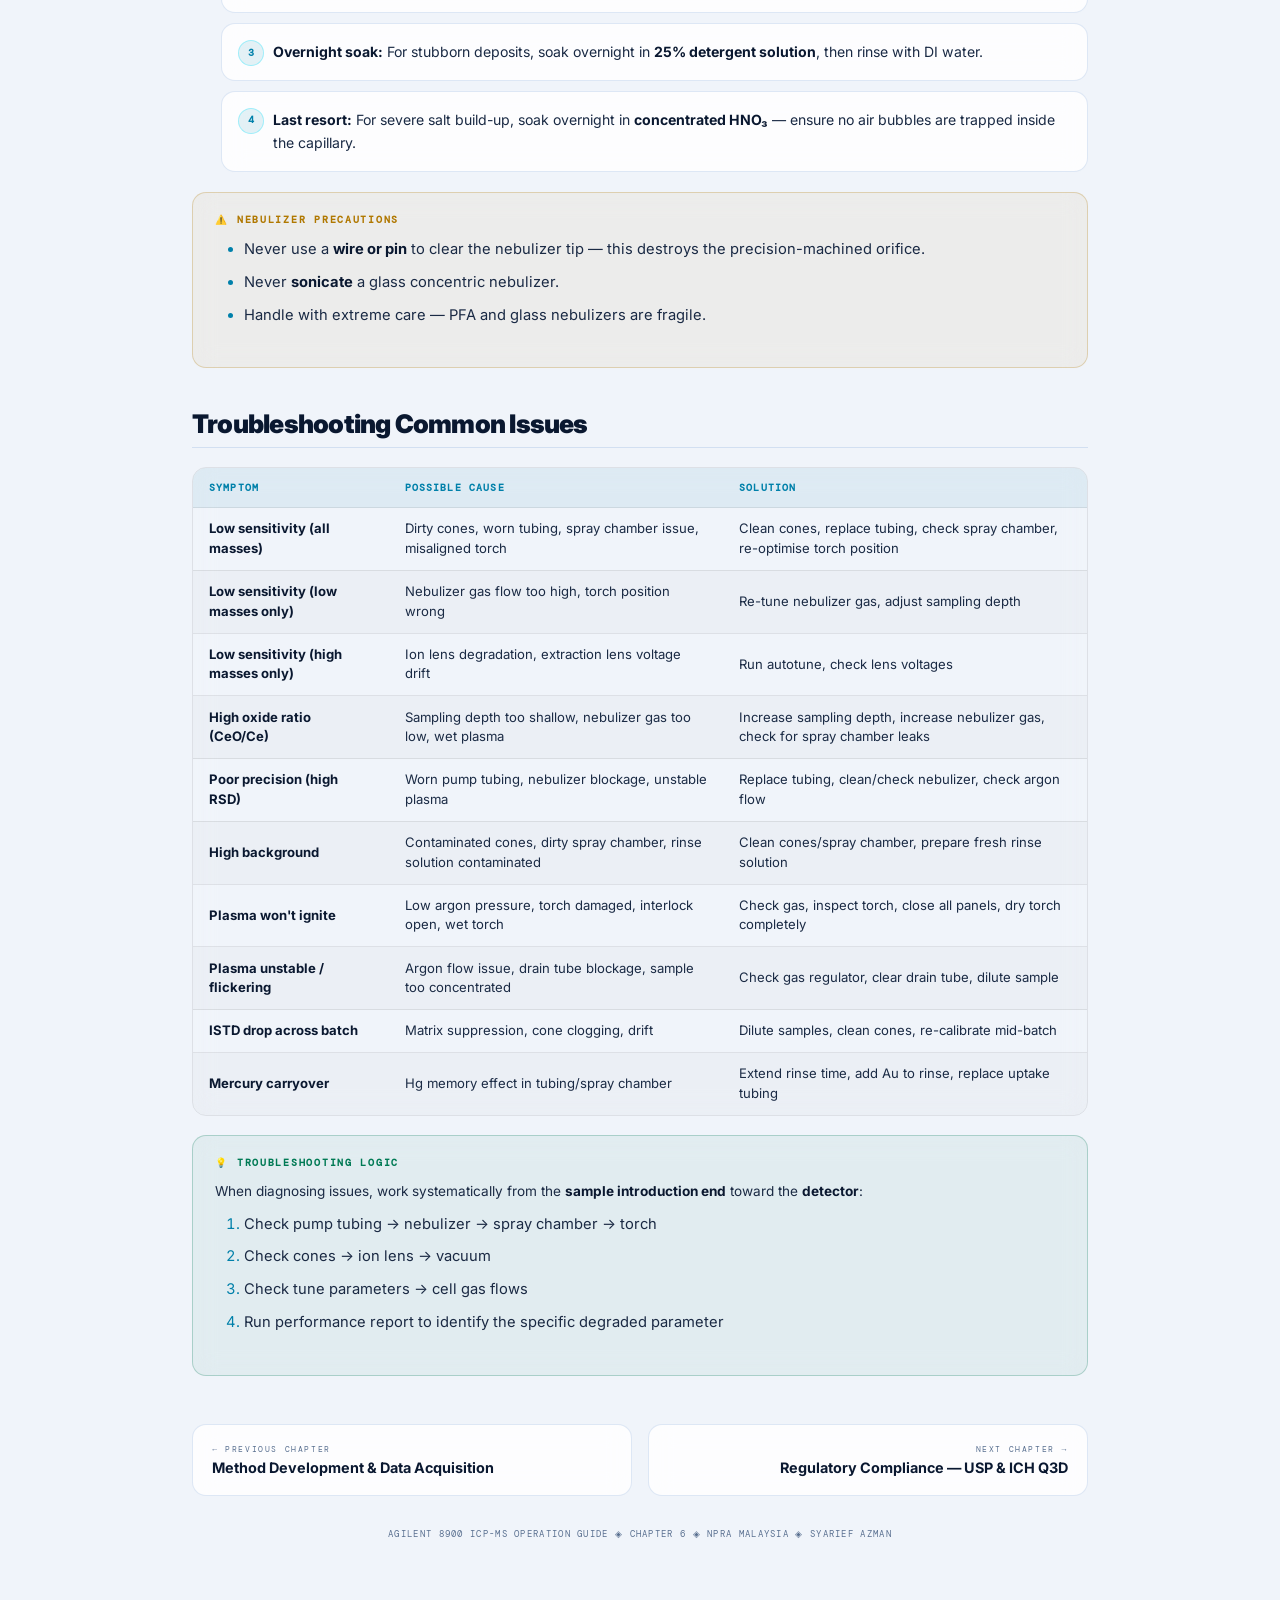
<file: chapter6.html>
<!DOCTYPE html>
<html lang="en" data-theme="light">
<head>
<meta charset="UTF-8">
<meta name="viewport" content="width=device-width, initial-scale=1.0">
<title>Chapter 6: Maintenance & Troubleshooting — Agilent 8900 ICP-MS Guide</title>
<meta name="description" content="Daily, weekly, monthly maintenance schedules and troubleshooting guide for the Agilent 8900 ICP-QQQ system.">
<link rel="icon" type="image/png" href="https://syariefazman.com/favicon.png">
<link rel="preconnect" href="https://fonts.googleapis.com">
<link rel="preconnect" href="https://fonts.gstatic.com" crossorigin>
<link href="https://fonts.googleapis.com/css2?family=Inter:wght@400;500;600;700;800;900&family=DM+Mono:wght@400;500&family=Playfair+Display:ital@1&display=swap" rel="stylesheet">
<link rel="stylesheet" href="styles.css">
</head>
<body>

<div class="bg-canvas"><div class="orb orb1"></div><div class="orb orb2"></div><div class="orb orb3"></div></div>
<div class="grid-overlay"></div>

<div class="main">

  <div class="topbar">
    <div class="topbar-left">
      <a href="index.html" class="ctrl-btn">
        <svg viewBox="0 0 24 24" fill="none" stroke="currentColor" stroke-width="2"><path d="M19 12H5M12 19l-7-7 7-7"/></svg>
        All Chapters
      </a>
    </div>
    <div style="display:flex;gap:0.5rem;flex-wrap:wrap">
      <a href="https://www.agilent.com/cs/library/applications/appcompendium_icp-qqq-5991-2802en-us-agilent.pdf" target="_blank" rel="noopener noreferrer" class="ctrl-btn" style="color:var(--cyan);border-color:rgba(0,229,255,0.3)">
        <svg viewBox="0 0 24 24" fill="none" stroke="currentColor" stroke-width="2"><path d="M14 2H6a2 2 0 0 0-2 2v16a2 2 0 0 0 2 2h12a2 2 0 0 0 2-2V8z"/><polyline points="14 2 14 8 20 8"/><line x1="16" y1="13" x2="8" y2="13"/><line x1="16" y1="17" x2="8" y2="17"/><polyline points="10 9 9 9 8 9"/></svg>
        App Compendium
      </a>
      <button class="ctrl-btn" onclick="toggleTheme()" id="themeBtn">
        <svg viewBox="0 0 24 24" fill="none" stroke="currentColor" stroke-width="2"><path d="M21 12.79A9 9 0 1 1 11.21 3 7 7 0 0 0 21 12.79z"/></svg>
        <span id="themeTxt">Dark Mode</span>
      </button>
    </div>
  </div>

  <div class="hero">
    <div class="hero-org">🇲🇾 NPRA — Agilent 8900 ICP-MS Guide</div><br>
    <div class="hero-instrument">Chapter 06</div>
    <h1>Maintenance & <span class="g">Troubleshooting</span></h1>
    <div class="hero-sub">Keep the Instrument in Peak Condition</div>
  </div>

  <div class="content">

    <h2 class="reveal">Maintenance Schedule Overview</h2>
    <p class="reveal">
      Consistent preventive maintenance is essential for reliable ICP-MS performance and extended component lifespan. The following schedule outlines the recommended maintenance tasks based on Agilent guidelines.
    </p>

    <!-- ═══ DAILY ═══ -->
    <h2 class="reveal">Daily Maintenance</h2>
    <p class="reveal">Perform these checks every day before starting analysis:</p>

    <div class="table-wrap reveal">
      <table>
        <thead>
          <tr><th>Task</th><th>What to Check</th><th>Action</th></tr>
        </thead>
        <tbody>
          <tr>
            <td><strong>Argon Gas</strong></td>
            <td>Cylinder pressure & regulator</td>
            <td>Ensure adequate pressure (&gt; 100 psi). Replace cylinder if low.</td>
          </tr>
          <tr>
            <td><strong>Drain Vessel</strong></td>
            <td>Waste level</td>
            <td>Empty if &gt; half full. Must be emptied before plasma ignition. Dispose of contents per hazardous waste protocol.</td>
          </tr>
          <tr>
            <td><strong>Sample Uptake Tubing</strong></td>
            <td>Damage, flat spots, elasticity</td>
            <td>Replace if deteriorated. Ensure it is properly seated in the pump.</td>
          </tr>
          <tr>
            <td><strong>Exhaust System</strong></td>
            <td>Extraction airflow</td>
            <td>Confirm positive extraction at the exhaust duct.</td>
          </tr>
          <tr>
            <td><strong>Instrument Covers</strong></td>
            <td>All panels secure</td>
            <td>Close all panels. Safety interlocks prevent plasma if open.</td>
          </tr>
          <tr>
            <td><strong>Performance Report</strong></td>
            <td>Instrument passes specs</td>
            <td>Run autotune + performance check after warm-up.</td>
          </tr>
        </tbody>
      </table>
    </div>

    <!-- ═══ WEEKLY ═══ -->
    <h2 class="reveal">Weekly Maintenance</h2>

    <div class="table-wrap reveal">
      <table>
        <thead>
          <tr><th>Task</th><th>What to Check</th><th>Action</th></tr>
        </thead>
        <tbody>
          <tr>
            <td><strong>Sampling Cone</strong></td>
            <td>Orifice clarity & shape</td>
            <td>Inspect orifice with magnifier. Should be circular, ~1 mm diameter, free of deposits. Clean if needed.</td>
          </tr>
          <tr>
            <td><strong>Skimmer Cone</strong></td>
            <td>Orifice clarity & shape</td>
            <td>Same as sampling cone. Look for enlargement or asymmetry — replace if damaged.</td>
          </tr>
          <tr>
            <td><strong>Peristaltic Pump Tubing</strong></td>
            <td>Elasticity, flat spots</td>
            <td>Replace tubing every 1–2 weeks under normal use. Release pressure when not in use.</td>
          </tr>
          <tr>
            <td><strong>Spray Chamber</strong></td>
            <td>Cleanliness, drain flow</td>
            <td>Check for salt build-up or discolouration inside the spray chamber.</td>
          </tr>
        </tbody>
      </table>
    </div>

    <!-- ═══ MONTHLY ═══ -->
    <h2 class="reveal">Monthly Maintenance</h2>

    <div class="table-wrap reveal">
      <table>
        <thead>
          <tr><th>Task</th><th>What to Check</th><th>Action</th></tr>
        </thead>
        <tbody>
          <tr>
            <td><strong>Foreline Pump Oil</strong></td>
            <td>Oil level and colour</td>
            <td>Check through the sight glass. Oil should be clear/amber. Dark or cloudy = replace. Change every 6 months minimum.</td>
          </tr>
          <tr>
            <td><strong>Foreline Pump Exhaust</strong></td>
            <td>Exhaust hose condition</td>
            <td>Check for damage, clogging, or disconnection.</td>
          </tr>
          <tr>
            <td><strong>Nebulizer Performance</strong></td>
            <td>Spray pattern</td>
            <td>Run nebulizer test. Check for even, symmetrical spray pattern.</td>
          </tr>
          <tr>
            <td><strong>Torch Assembly</strong></td>
            <td>Torch, bonnet, shield plate, RF coil</td>
            <td>Inspect for deposits, cracks, deformation. Clean or replace as needed.</td>
          </tr>
          <tr>
            <td><strong>Gas Tubing</strong></td>
            <td>Plasma & auxiliary gas lines</td>
            <td>Check for cracks, kinks, or loose connections. Replace if worn.</td>
          </tr>
        </tbody>
      </table>
    </div>

    <!-- ═══ CONE CLEANING ═══ -->
    <h2 class="reveal">Interface Cone Cleaning Procedure</h2>
    <p class="reveal">
      Clean cones are critical for optimal sensitivity and stability. The cleaning intensity should match the level of contamination.
    </p>

    <h3 class="reveal">Level 1 — Routine Cleaning (Weekly)</h3>
    <ol class="step-list reveal">
      <li>Remove the sampler and skimmer cones from the instrument.</li>
      <li>Use a <strong>cotton swab moistened with ultrapure water</strong> to gently clean the back side and around the orifice of each cone.</li>
      <li>Place cones in a beaker of <strong>ultrapure water</strong> and sonicate for <strong>20 minutes</strong>.</li>
      <li>Repeat sonication until the water remains clear.</li>
      <li>Rinse cones with ultrapure water and allow to <strong>air dry</strong> on a clean lint-free tissue.</li>
    </ol>

    <h3 class="reveal">Level 2 — Moderate Contamination</h3>
    <ol class="step-list reveal">
      <li>After Level 1 cleaning, prepare a <strong>2% Citranox solution</strong>.</li>
      <li>Sonicate cones in the Citranox solution for <strong>2–3 minutes only</strong>.</li>
      <li>Remove cones and rinse thoroughly with ultrapure water.</li>
      <li>Sonicate in ultrapure water for <strong>5 minutes</strong> to remove detergent residue.</li>
      <li>Rinse and air dry.</li>
    </ol>

    <h3 class="reveal">Level 3 — Heavy Contamination</h3>
    <ol class="step-list reveal">
      <li>After Level 1 cleaning, use a <strong>cotton swab with 2% HNO₃</strong> to clean both sides of the cone.</li>
      <li>Rinse thoroughly with ultrapure water.</li>
      <li>Sonicate in ultrapure water for <strong>5 minutes</strong> to remove all acid residue.</li>
      <li>Rinse and air dry.</li>
    </ol>

    <div class="info-box danger reveal">
      <div class="box-title">🚫 Never Do This</div>
      <ul>
        <li>Never use <strong>abrasive materials</strong> (wire brushes, metal tools) to clean cones — this damages the orifice.</li>
        <li>Never sonicate in concentrated acid — this is too aggressive and can damage the cone surface.</li>
        <li>Always check the <strong>graphite gasket</strong> behind the sampler cone before reinstalling. Replace it if deformed, torn, or compressed.</li>
      </ul>
    </div>

    <h3 class="reveal">Cone Conditioning After Cleaning</h3>
    <p class="reveal">
      After cleaning and reinstalling cones, they must be <strong>conditioned</strong> before analysis:
    </p>
    <ol class="step-list reveal">
      <li>Ignite the plasma and aspirate <strong>50 ppm Ca in 1% HNO₃</strong> for <strong>10 minutes</strong>.</li>
      <li>Switch to <strong>1% HNO₃</strong> rinse for <strong>5 minutes</strong>.</li>
      <li>Run autotune and performance report to verify instrument is back to specification.</li>
    </ol>

    <!-- ═══ TORCH CLEANING ═══ -->
    <h2 class="reveal">Torch Cleaning</h2>
    <ol class="step-list reveal">
      <li>Remove the torch assembly from the instrument.</li>
      <li>Soak in <strong>5% HNO₃</strong> for at least <strong>30 minutes</strong> to dissolve deposits.</li>
      <li>For stubborn deposits, soak in <strong>50% aqua regia</strong> (3:1 HCl:HNO₃) briefly (15–30 minutes).</li>
      <li>Rinse thoroughly with ultrapure deionised water.</li>
      <li>Dry completely with clean nitrogen/argon gas or in a drying oven overnight.</li>
      <li>Reinstall and re-optimise plasma sampling depth.</li>
    </ol>

    <div class="info-box danger reveal">
      <div class="box-title">🚫 Torch Safety</div>
      <ul>
        <li><strong>Never sonicate the torch</strong> — ultrasonic vibration causes permanent microfractures in quartz.</li>
        <li><strong>Never ignite plasma with a wet torch</strong> — moisture causes irreversible thermal damage.</li>
        <li>Always ensure the torch is <strong>completely dry</strong> before reinstalling.</li>
      </ul>
    </div>

    <!-- ═══ NEBULIZER ═══ -->
    <h2 class="reveal">Nebulizer Maintenance</h2>
    <p class="reveal">
      A blocked or partially clogged nebulizer directly impacts sensitivity, precision, and stability.
    </p>

    <h3 class="reveal">Preventing Blockage</h3>
    <ul class="reveal">
      <li>Always <strong>filter samples</strong> through 0.45 μm syringe filters before analysis.</li>
      <li>Never aspirate <strong>undissolved particles, precipitates, or high TDS solutions</strong> without dilution.</li>
      <li>Rinse the nebulizer with clean water after each analytical session.</li>
    </ul>

    <h3 class="reveal">Cleaning a Blocked Nebulizer</h3>
    <ol class="step-list reveal">
      <li><strong>Reverse flush:</strong> Use the peristaltic pump in reverse to push solvent back through the nebulizer from the tip end.</li>
      <li><strong>Solvent soak:</strong> Soak the tip in a suitable solvent (methanol for organic residues, dilute acid for salt deposits).</li>
      <li><strong>Overnight soak:</strong> For stubborn deposits, soak overnight in <strong>25% detergent solution</strong>, then rinse with DI water.</li>
      <li><strong>Last resort:</strong> For severe salt build-up, soak overnight in <strong>concentrated HNO₃</strong> — ensure no air bubbles are trapped inside the capillary.</li>
    </ol>

    <div class="info-box warn reveal">
      <div class="box-title">⚠️ Nebulizer Precautions</div>
      <ul>
        <li>Never use a <strong>wire or pin</strong> to clear the nebulizer tip — this destroys the precision-machined orifice.</li>
        <li>Never <strong>sonicate</strong> a glass concentric nebulizer.</li>
        <li>Handle with extreme care — PFA and glass nebulizers are fragile.</li>
      </ul>
    </div>

    <!-- ═══ TROUBLESHOOTING ═══ -->
    <h2 class="reveal">Troubleshooting Common Issues</h2>

    <div class="table-wrap reveal">
      <table>
        <thead>
          <tr><th>Symptom</th><th>Possible Cause</th><th>Solution</th></tr>
        </thead>
        <tbody>
          <tr>
            <td><strong>Low sensitivity (all masses)</strong></td>
            <td>Dirty cones, worn tubing, spray chamber issue, misaligned torch</td>
            <td>Clean cones, replace tubing, check spray chamber, re-optimise torch position</td>
          </tr>
          <tr>
            <td><strong>Low sensitivity (low masses only)</strong></td>
            <td>Nebulizer gas flow too high, torch position wrong</td>
            <td>Re-tune nebulizer gas, adjust sampling depth</td>
          </tr>
          <tr>
            <td><strong>Low sensitivity (high masses only)</strong></td>
            <td>Ion lens degradation, extraction lens voltage drift</td>
            <td>Run autotune, check lens voltages</td>
          </tr>
          <tr>
            <td><strong>High oxide ratio (CeO/Ce)</strong></td>
            <td>Sampling depth too shallow, nebulizer gas too low, wet plasma</td>
            <td>Increase sampling depth, increase nebulizer gas, check for spray chamber leaks</td>
          </tr>
          <tr>
            <td><strong>Poor precision (high RSD)</strong></td>
            <td>Worn pump tubing, nebulizer blockage, unstable plasma</td>
            <td>Replace tubing, clean/check nebulizer, check argon flow</td>
          </tr>
          <tr>
            <td><strong>High background</strong></td>
            <td>Contaminated cones, dirty spray chamber, rinse solution contaminated</td>
            <td>Clean cones/spray chamber, prepare fresh rinse solution</td>
          </tr>
          <tr>
            <td><strong>Plasma won't ignite</strong></td>
            <td>Low argon pressure, torch damaged, interlock open, wet torch</td>
            <td>Check gas, inspect torch, close all panels, dry torch completely</td>
          </tr>
          <tr>
            <td><strong>Plasma unstable / flickering</strong></td>
            <td>Argon flow issue, drain tube blockage, sample too concentrated</td>
            <td>Check gas regulator, clear drain tube, dilute sample</td>
          </tr>
          <tr>
            <td><strong>ISTD drop across batch</strong></td>
            <td>Matrix suppression, cone clogging, drift</td>
            <td>Dilute samples, clean cones, re-calibrate mid-batch</td>
          </tr>
          <tr>
            <td><strong>Mercury carryover</strong></td>
            <td>Hg memory effect in tubing/spray chamber</td>
            <td>Extend rinse time, add Au to rinse, replace uptake tubing</td>
          </tr>
        </tbody>
      </table>
    </div>

    <div class="info-box tip reveal">
      <div class="box-title">💡 Troubleshooting Logic</div>
      When diagnosing issues, work systematically from the <strong>sample introduction end</strong> toward the <strong>detector</strong>:
      <ol style="margin-top:0.5rem">
        <li>Check pump tubing → nebulizer → spray chamber → torch</li>
        <li>Check cones → ion lens → vacuum</li>
        <li>Check tune parameters → cell gas flows</li>
        <li>Run performance report to identify the specific degraded parameter</li>
      </ol>
    </div>

  </div>

  <div class="chapter-nav reveal">
    <a href="chapter5.html" class="nav-prev">
      <div class="nav-label">Previous Chapter</div>
      <div class="nav-title">Method Development & Data Acquisition</div>
    </a>
    <a href="chapter7.html" class="nav-next">
      <div class="nav-label">Next Chapter</div>
      <div class="nav-title">Regulatory Compliance — USP & ICH Q3D</div>
    </a>
  </div>

  <div class="footer">Agilent 8900 ICP-MS Operation Guide ◈ Chapter 6 ◈ NPRA Malaysia ◈ Syarief Azman</div>
</div>

<script src="script.js"></script>
</body>
</html>
</file>
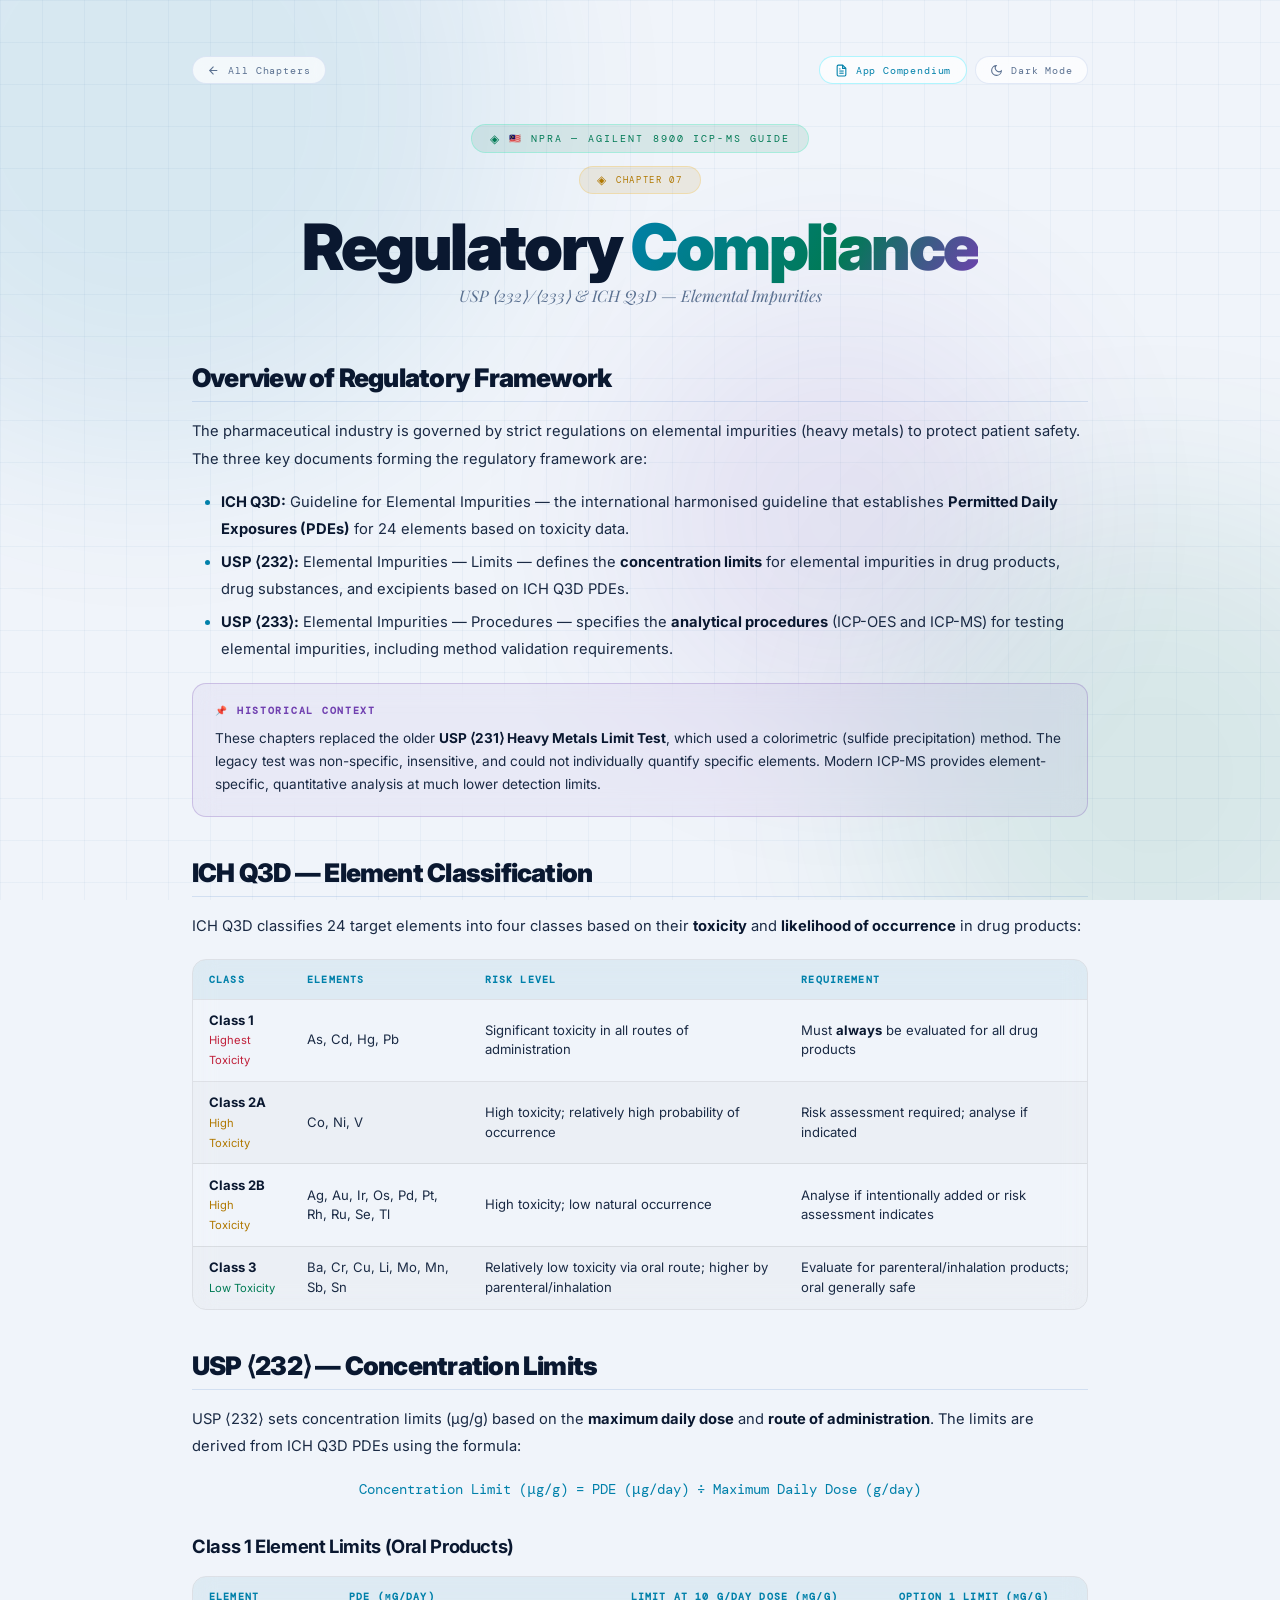
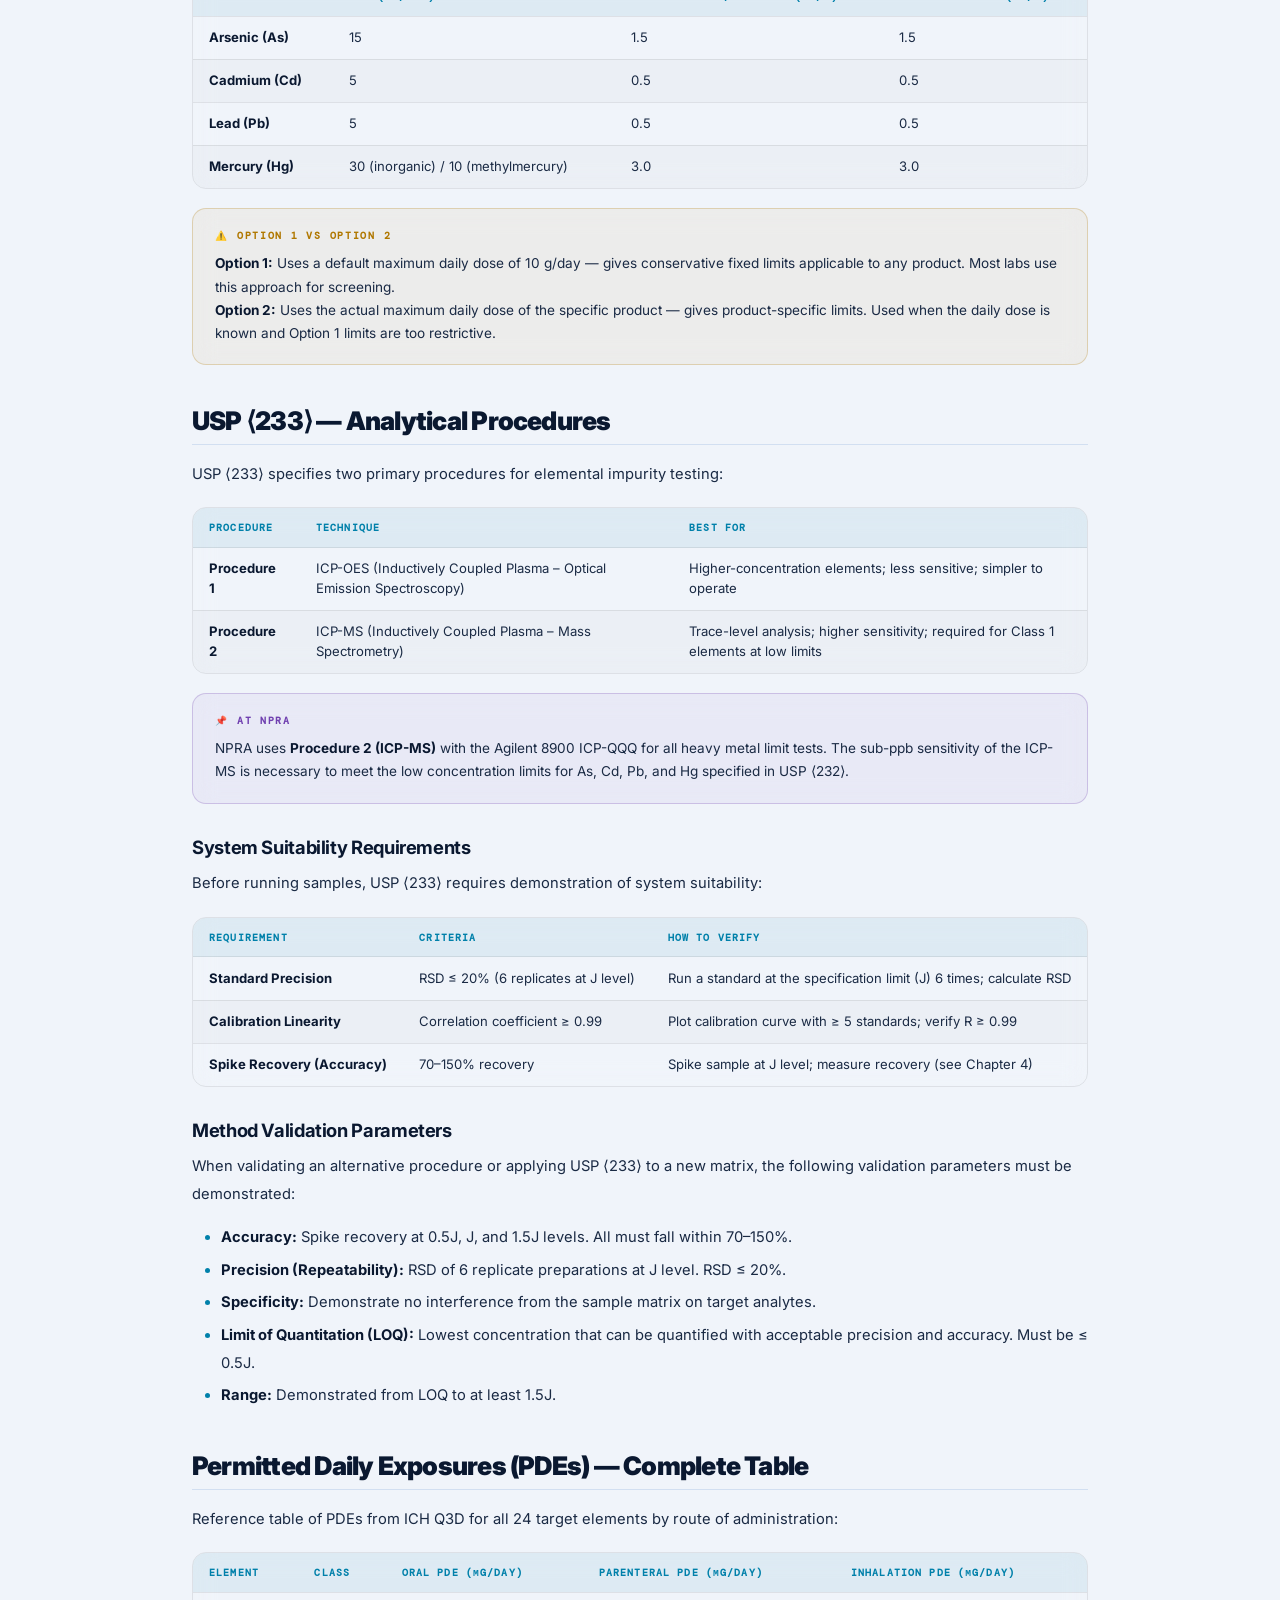
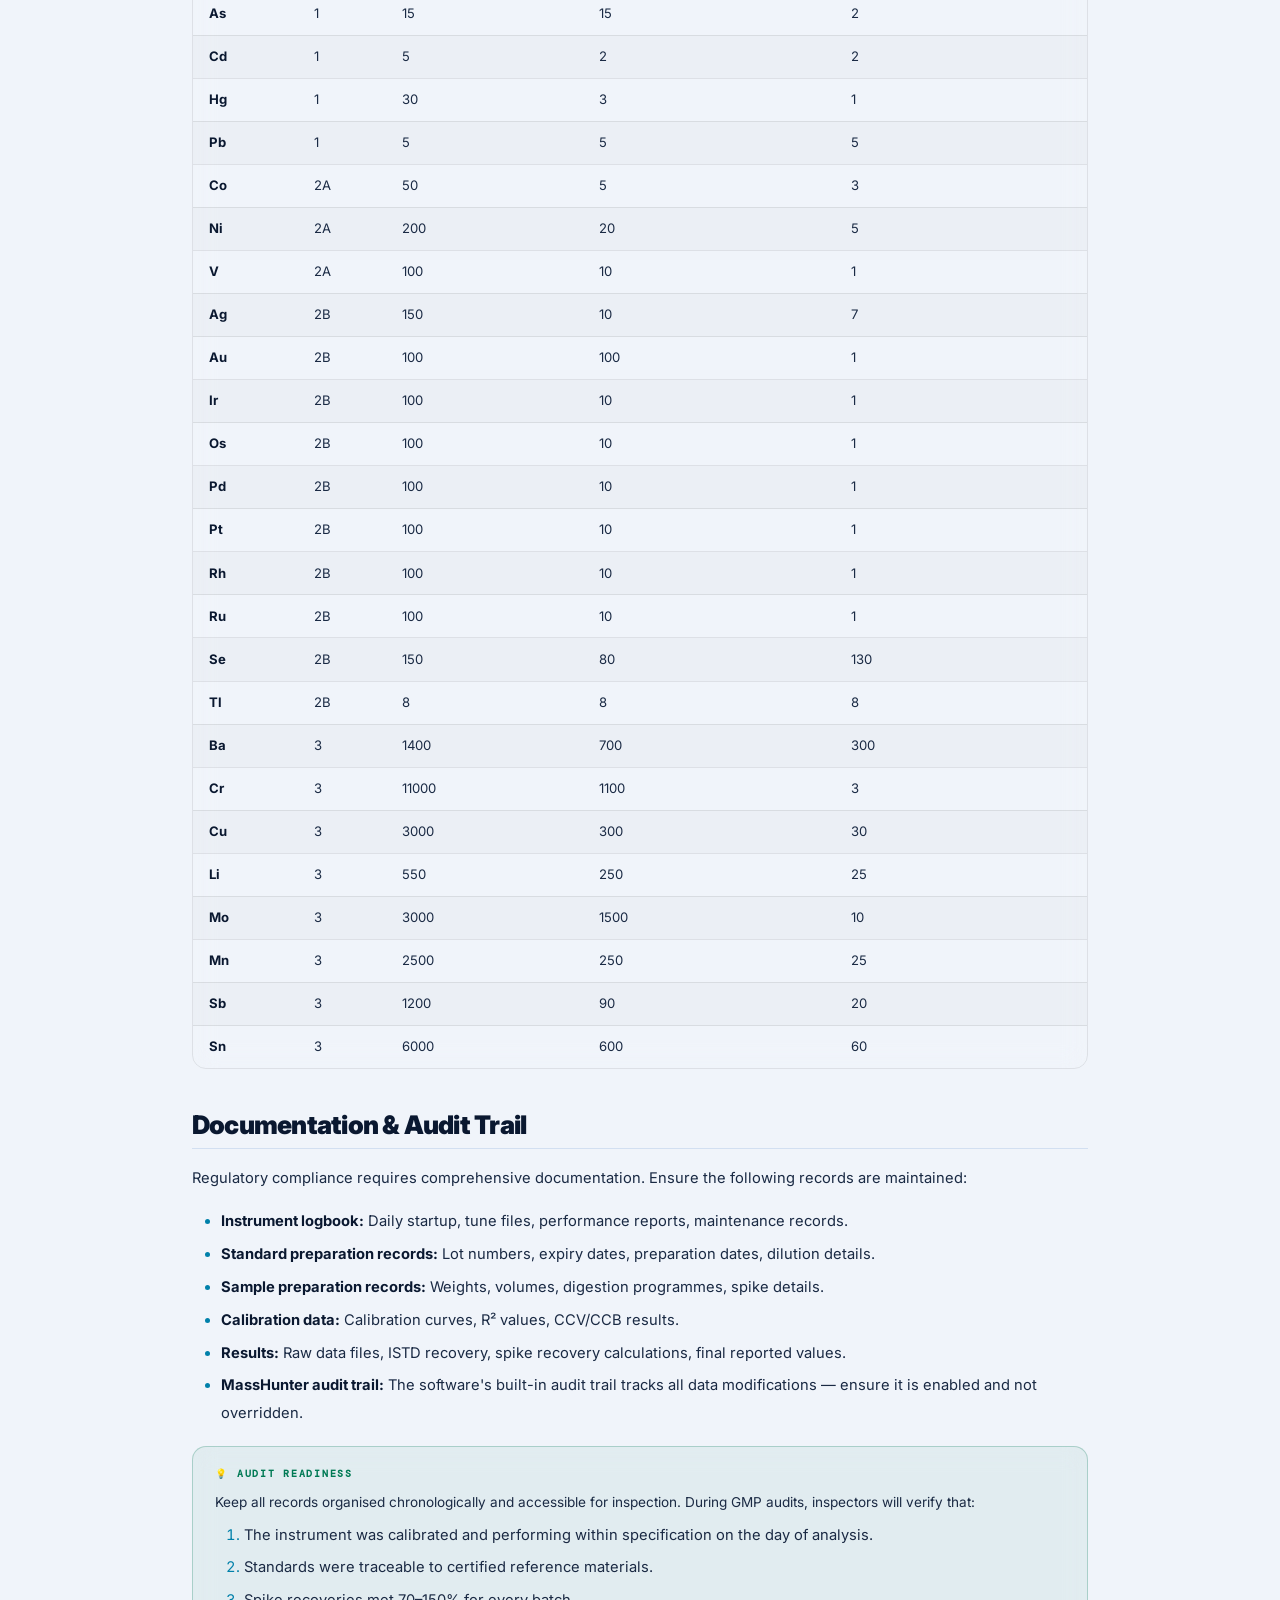
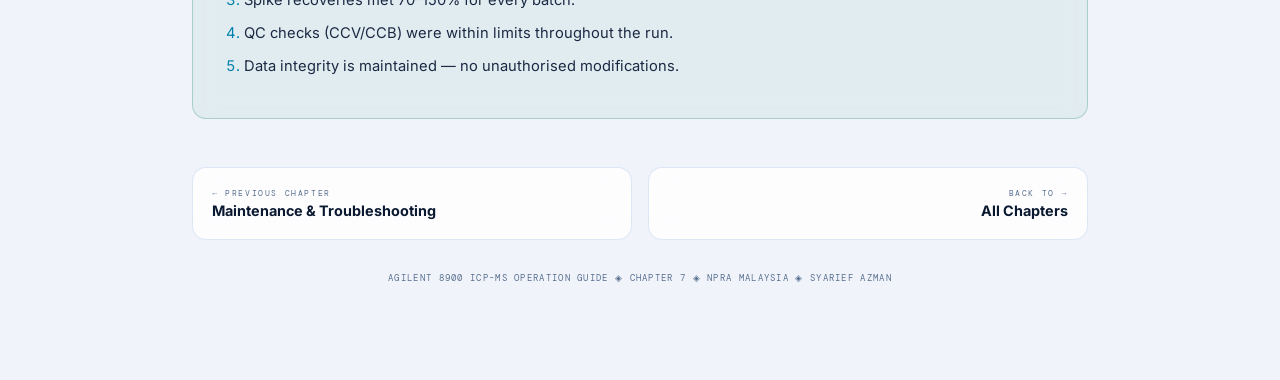
<file: chapter7.html>
<!DOCTYPE html>
<html lang="en" data-theme="light">
<head>
<meta charset="UTF-8">
<meta name="viewport" content="width=device-width, initial-scale=1.0">
<title>Chapter 7: Regulatory Compliance — USP & ICH Q3D — Agilent 8900 ICP-MS Guide</title>
<meta name="description" content="USP 232/233 elemental impurity limits and procedures, ICH Q3D risk assessment, target elements, and validation for pharmaceutical ICP-MS analysis.">
<link rel="icon" type="image/png" href="https://syariefazman.com/favicon.png">
<link rel="preconnect" href="https://fonts.googleapis.com">
<link rel="preconnect" href="https://fonts.gstatic.com" crossorigin>
<link href="https://fonts.googleapis.com/css2?family=Inter:wght@400;500;600;700;800;900&family=DM+Mono:wght@400;500&family=Playfair+Display:ital@1&display=swap" rel="stylesheet">
<link rel="stylesheet" href="styles.css">
</head>
<body>

<div class="bg-canvas"><div class="orb orb1"></div><div class="orb orb2"></div><div class="orb orb3"></div></div>
<div class="grid-overlay"></div>

<div class="main">

  <div class="topbar">
    <div class="topbar-left">
      <a href="index.html" class="ctrl-btn">
        <svg viewBox="0 0 24 24" fill="none" stroke="currentColor" stroke-width="2"><path d="M19 12H5M12 19l-7-7 7-7"/></svg>
        All Chapters
      </a>
    </div>
    <div style="display:flex;gap:0.5rem;flex-wrap:wrap">
      <a href="https://www.agilent.com/cs/library/applications/appcompendium_icp-qqq-5991-2802en-us-agilent.pdf" target="_blank" rel="noopener noreferrer" class="ctrl-btn" style="color:var(--cyan);border-color:rgba(0,229,255,0.3)">
        <svg viewBox="0 0 24 24" fill="none" stroke="currentColor" stroke-width="2"><path d="M14 2H6a2 2 0 0 0-2 2v16a2 2 0 0 0 2 2h12a2 2 0 0 0 2-2V8z"/><polyline points="14 2 14 8 20 8"/><line x1="16" y1="13" x2="8" y2="13"/><line x1="16" y1="17" x2="8" y2="17"/><polyline points="10 9 9 9 8 9"/></svg>
        App Compendium
      </a>
      <button class="ctrl-btn" onclick="toggleTheme()" id="themeBtn">
        <svg viewBox="0 0 24 24" fill="none" stroke="currentColor" stroke-width="2"><path d="M21 12.79A9 9 0 1 1 11.21 3 7 7 0 0 0 21 12.79z"/></svg>
        <span id="themeTxt">Dark Mode</span>
      </button>
    </div>
  </div>

  <div class="hero">
    <div class="hero-org">🇲🇾 NPRA — Agilent 8900 ICP-MS Guide</div><br>
    <div class="hero-instrument">Chapter 07</div>
    <h1>Regulatory <span class="g">Compliance</span></h1>
    <div class="hero-sub">USP ⟨232⟩/⟨233⟩ & ICH Q3D — Elemental Impurities</div>
  </div>

  <div class="content">

    <h2 class="reveal">Overview of Regulatory Framework</h2>
    <p class="reveal">
      The pharmaceutical industry is governed by strict regulations on elemental impurities (heavy metals) to protect patient safety. The three key documents forming the regulatory framework are:
    </p>
    <ul class="reveal">
      <li><strong>ICH Q3D:</strong> Guideline for Elemental Impurities — the international harmonised guideline that establishes <strong>Permitted Daily Exposures (PDEs)</strong> for 24 elements based on toxicity data.</li>
      <li><strong>USP ⟨232⟩:</strong> Elemental Impurities — Limits — defines the <strong>concentration limits</strong> for elemental impurities in drug products, drug substances, and excipients based on ICH Q3D PDEs.</li>
      <li><strong>USP ⟨233⟩:</strong> Elemental Impurities — Procedures — specifies the <strong>analytical procedures</strong> (ICP-OES and ICP-MS) for testing elemental impurities, including method validation requirements.</li>
    </ul>

    <div class="info-box note reveal">
      <div class="box-title">📌 Historical Context</div>
      These chapters replaced the older <strong>USP ⟨231⟩ Heavy Metals Limit Test</strong>, which used a colorimetric (sulfide precipitation) method. The legacy test was non-specific, insensitive, and could not individually quantify specific elements. Modern ICP-MS provides element-specific, quantitative analysis at much lower detection limits.
    </div>

    <h2 class="reveal">ICH Q3D — Element Classification</h2>
    <p class="reveal">
      ICH Q3D classifies 24 target elements into four classes based on their <strong>toxicity</strong> and <strong>likelihood of occurrence</strong> in drug products:
    </p>

    <div class="table-wrap reveal">
      <table>
        <thead>
          <tr><th>Class</th><th>Elements</th><th>Risk Level</th><th>Requirement</th></tr>
        </thead>
        <tbody>
          <tr>
            <td><strong>Class 1</strong><br><span style="color:var(--red);font-size:0.7rem">Highest Toxicity</span></td>
            <td>As, Cd, Hg, Pb</td>
            <td>Significant toxicity in all routes of administration</td>
            <td>Must <strong>always</strong> be evaluated for all drug products</td>
          </tr>
          <tr>
            <td><strong>Class 2A</strong><br><span style="color:var(--amber);font-size:0.7rem">High Toxicity</span></td>
            <td>Co, Ni, V</td>
            <td>High toxicity; relatively high probability of occurrence</td>
            <td>Risk assessment required; analyse if indicated</td>
          </tr>
          <tr>
            <td><strong>Class 2B</strong><br><span style="color:var(--amber);font-size:0.7rem">High Toxicity</span></td>
            <td>Ag, Au, Ir, Os, Pd, Pt, Rh, Ru, Se, Tl</td>
            <td>High toxicity; low natural occurrence</td>
            <td>Analyse if intentionally added or risk assessment indicates</td>
          </tr>
          <tr>
            <td><strong>Class 3</strong><br><span style="color:var(--mint);font-size:0.7rem">Low Toxicity</span></td>
            <td>Ba, Cr, Cu, Li, Mo, Mn, Sb, Sn</td>
            <td>Relatively low toxicity via oral route; higher by parenteral/inhalation</td>
            <td>Evaluate for parenteral/inhalation products; oral generally safe</td>
          </tr>
        </tbody>
      </table>
    </div>

    <h2 class="reveal">USP ⟨232⟩ — Concentration Limits</h2>
    <p class="reveal">
      USP ⟨232⟩ sets concentration limits (μg/g) based on the <strong>maximum daily dose</strong> and <strong>route of administration</strong>. The limits are derived from ICH Q3D PDEs using the formula:
    </p>
    <p class="reveal" style="text-align:center;font-family:'DM Mono',monospace;font-size:0.9rem;color:var(--cyan);margin:1rem 0">
      Concentration Limit (μg/g) = PDE (μg/day) ÷ Maximum Daily Dose (g/day)
    </p>

    <h3 class="reveal">Class 1 Element Limits (Oral Products)</h3>
    <div class="table-wrap reveal">
      <table>
        <thead>
          <tr><th>Element</th><th>PDE (μg/day)</th><th>Limit at 10 g/day dose (μg/g)</th><th>Option 1 Limit (μg/g)</th></tr>
        </thead>
        <tbody>
          <tr><td><strong>Arsenic (As)</strong></td><td>15</td><td>1.5</td><td>1.5</td></tr>
          <tr><td><strong>Cadmium (Cd)</strong></td><td>5</td><td>0.5</td><td>0.5</td></tr>
          <tr><td><strong>Lead (Pb)</strong></td><td>5</td><td>0.5</td><td>0.5</td></tr>
          <tr><td><strong>Mercury (Hg)</strong></td><td>30 (inorganic) / 10 (methylmercury)</td><td>3.0</td><td>3.0</td></tr>
        </tbody>
      </table>
    </div>

    <div class="info-box warn reveal">
      <div class="box-title">⚠️ Option 1 vs Option 2</div>
      <strong>Option 1:</strong> Uses a default maximum daily dose of 10 g/day — gives conservative fixed limits applicable to any product. Most labs use this approach for screening.<br>
      <strong>Option 2:</strong> Uses the actual maximum daily dose of the specific product — gives product-specific limits. Used when the daily dose is known and Option 1 limits are too restrictive.
    </div>

    <h2 class="reveal">USP ⟨233⟩ — Analytical Procedures</h2>
    <p class="reveal">
      USP ⟨233⟩ specifies two primary procedures for elemental impurity testing:
    </p>

    <div class="table-wrap reveal">
      <table>
        <thead>
          <tr><th>Procedure</th><th>Technique</th><th>Best For</th></tr>
        </thead>
        <tbody>
          <tr>
            <td><strong>Procedure 1</strong></td>
            <td>ICP-OES (Inductively Coupled Plasma – Optical Emission Spectroscopy)</td>
            <td>Higher-concentration elements; less sensitive; simpler to operate</td>
          </tr>
          <tr>
            <td><strong>Procedure 2</strong></td>
            <td>ICP-MS (Inductively Coupled Plasma – Mass Spectrometry)</td>
            <td>Trace-level analysis; higher sensitivity; required for Class 1 elements at low limits</td>
          </tr>
        </tbody>
      </table>
    </div>

    <div class="info-box note reveal">
      <div class="box-title">📌 At NPRA</div>
      NPRA uses <strong>Procedure 2 (ICP-MS)</strong> with the Agilent 8900 ICP-QQQ for all heavy metal limit tests. The sub-ppb sensitivity of the ICP-MS is necessary to meet the low concentration limits for As, Cd, Pb, and Hg specified in USP ⟨232⟩.
    </div>

    <h3 class="reveal">System Suitability Requirements</h3>
    <p class="reveal">Before running samples, USP ⟨233⟩ requires demonstration of system suitability:</p>

    <div class="table-wrap reveal">
      <table>
        <thead>
          <tr><th>Requirement</th><th>Criteria</th><th>How to Verify</th></tr>
        </thead>
        <tbody>
          <tr>
            <td><strong>Standard Precision</strong></td>
            <td>RSD ≤ 20% (6 replicates at J level)</td>
            <td>Run a standard at the specification limit (J) 6 times; calculate RSD</td>
          </tr>
          <tr>
            <td><strong>Calibration Linearity</strong></td>
            <td>Correlation coefficient ≥ 0.99</td>
            <td>Plot calibration curve with ≥ 5 standards; verify R ≥ 0.99</td>
          </tr>
          <tr>
            <td><strong>Spike Recovery (Accuracy)</strong></td>
            <td>70–150% recovery</td>
            <td>Spike sample at J level; measure recovery (see Chapter 4)</td>
          </tr>
        </tbody>
      </table>
    </div>

    <h3 class="reveal">Method Validation Parameters</h3>
    <p class="reveal">
      When validating an alternative procedure or applying USP ⟨233⟩ to a new matrix, the following validation parameters must be demonstrated:
    </p>
    <ul class="reveal">
      <li><strong>Accuracy:</strong> Spike recovery at 0.5J, J, and 1.5J levels. All must fall within 70–150%.</li>
      <li><strong>Precision (Repeatability):</strong> RSD of 6 replicate preparations at J level. RSD ≤ 20%.</li>
      <li><strong>Specificity:</strong> Demonstrate no interference from the sample matrix on target analytes.</li>
      <li><strong>Limit of Quantitation (LOQ):</strong> Lowest concentration that can be quantified with acceptable precision and accuracy. Must be ≤ 0.5J.</li>
      <li><strong>Range:</strong> Demonstrated from LOQ to at least 1.5J.</li>
    </ul>

    <h2 class="reveal">Permitted Daily Exposures (PDEs) — Complete Table</h2>
    <p class="reveal">Reference table of PDEs from ICH Q3D for all 24 target elements by route of administration:</p>

    <div class="table-wrap reveal">
      <table>
        <thead>
          <tr><th>Element</th><th>Class</th><th>Oral PDE (μg/day)</th><th>Parenteral PDE (μg/day)</th><th>Inhalation PDE (μg/day)</th></tr>
        </thead>
        <tbody>
          <tr><td><strong>As</strong></td><td>1</td><td>15</td><td>15</td><td>2</td></tr>
          <tr><td><strong>Cd</strong></td><td>1</td><td>5</td><td>2</td><td>2</td></tr>
          <tr><td><strong>Hg</strong></td><td>1</td><td>30</td><td>3</td><td>1</td></tr>
          <tr><td><strong>Pb</strong></td><td>1</td><td>5</td><td>5</td><td>5</td></tr>
          <tr><td><strong>Co</strong></td><td>2A</td><td>50</td><td>5</td><td>3</td></tr>
          <tr><td><strong>Ni</strong></td><td>2A</td><td>200</td><td>20</td><td>5</td></tr>
          <tr><td><strong>V</strong></td><td>2A</td><td>100</td><td>10</td><td>1</td></tr>
          <tr><td><strong>Ag</strong></td><td>2B</td><td>150</td><td>10</td><td>7</td></tr>
          <tr><td><strong>Au</strong></td><td>2B</td><td>100</td><td>100</td><td>1</td></tr>
          <tr><td><strong>Ir</strong></td><td>2B</td><td>100</td><td>10</td><td>1</td></tr>
          <tr><td><strong>Os</strong></td><td>2B</td><td>100</td><td>10</td><td>1</td></tr>
          <tr><td><strong>Pd</strong></td><td>2B</td><td>100</td><td>10</td><td>1</td></tr>
          <tr><td><strong>Pt</strong></td><td>2B</td><td>100</td><td>10</td><td>1</td></tr>
          <tr><td><strong>Rh</strong></td><td>2B</td><td>100</td><td>10</td><td>1</td></tr>
          <tr><td><strong>Ru</strong></td><td>2B</td><td>100</td><td>10</td><td>1</td></tr>
          <tr><td><strong>Se</strong></td><td>2B</td><td>150</td><td>80</td><td>130</td></tr>
          <tr><td><strong>Tl</strong></td><td>2B</td><td>8</td><td>8</td><td>8</td></tr>
          <tr><td><strong>Ba</strong></td><td>3</td><td>1400</td><td>700</td><td>300</td></tr>
          <tr><td><strong>Cr</strong></td><td>3</td><td>11000</td><td>1100</td><td>3</td></tr>
          <tr><td><strong>Cu</strong></td><td>3</td><td>3000</td><td>300</td><td>30</td></tr>
          <tr><td><strong>Li</strong></td><td>3</td><td>550</td><td>250</td><td>25</td></tr>
          <tr><td><strong>Mo</strong></td><td>3</td><td>3000</td><td>1500</td><td>10</td></tr>
          <tr><td><strong>Mn</strong></td><td>3</td><td>2500</td><td>250</td><td>25</td></tr>
          <tr><td><strong>Sb</strong></td><td>3</td><td>1200</td><td>90</td><td>20</td></tr>
          <tr><td><strong>Sn</strong></td><td>3</td><td>6000</td><td>600</td><td>60</td></tr>
        </tbody>
      </table>
    </div>

    <h2 class="reveal">Documentation & Audit Trail</h2>
    <p class="reveal">
      Regulatory compliance requires comprehensive documentation. Ensure the following records are maintained:
    </p>
    <ul class="reveal">
      <li><strong>Instrument logbook:</strong> Daily startup, tune files, performance reports, maintenance records.</li>
      <li><strong>Standard preparation records:</strong> Lot numbers, expiry dates, preparation dates, dilution details.</li>
      <li><strong>Sample preparation records:</strong> Weights, volumes, digestion programmes, spike details.</li>
      <li><strong>Calibration data:</strong> Calibration curves, R² values, CCV/CCB results.</li>
      <li><strong>Results:</strong> Raw data files, ISTD recovery, spike recovery calculations, final reported values.</li>
      <li><strong>MassHunter audit trail:</strong> The software's built-in audit trail tracks all data modifications — ensure it is enabled and not overridden.</li>
    </ul>

    <div class="info-box tip reveal">
      <div class="box-title">💡 Audit Readiness</div>
      Keep all records organised chronologically and accessible for inspection. During GMP audits, inspectors will verify that:
      <ol style="margin-top:0.5rem">
        <li>The instrument was calibrated and performing within specification on the day of analysis.</li>
        <li>Standards were traceable to certified reference materials.</li>
        <li>Spike recoveries met 70–150% for every batch.</li>
        <li>QC checks (CCV/CCB) were within limits throughout the run.</li>
        <li>Data integrity is maintained — no unauthorised modifications.</li>
      </ol>
    </div>

  </div>

  <div class="chapter-nav reveal">
    <a href="chapter6.html" class="nav-prev">
      <div class="nav-label">Previous Chapter</div>
      <div class="nav-title">Maintenance & Troubleshooting</div>
    </a>
    <a href="index.html" class="nav-next">
      <div class="nav-label">Back to</div>
      <div class="nav-title">All Chapters</div>
    </a>
  </div>

  <div class="footer">Agilent 8900 ICP-MS Operation Guide ◈ Chapter 7 ◈ NPRA Malaysia ◈ Syarief Azman</div>
</div>

<script src="script.js"></script>
</body>
</html>
</file>
<file: styles.css>
/* ═══════════════════════════════════════════════
   Agilent 8900 ICP-MS Operation Guide
   Design System — Matching Lab Notes Aesthetic
   ═══════════════════════════════════════════════ */

/* ── Theme Variables ── */
[data-theme="dark"]{
  --bg:#040d1a;--bg2:#071528;
  --glass:rgba(255,255,255,0.04);--glass-border:rgba(255,255,255,0.09);
  --cyan:#00e5ff;--cyan-dim:rgba(0,229,255,0.12);
  --mint:#00ffb3;--mint-dim:rgba(0,255,179,0.12);
  --amber:#ffb700;--amber-dim:rgba(255,183,0,0.13);
  --purple:#b47aff;--purple-dim:rgba(180,122,255,0.12);
  --red:#ff4d6d;--red-dim:rgba(255,77,109,0.13);
  --text:#c8d8f0;--text-dim:#6888aa;--text-bright:#eaf4ff;
  --card-bg:rgba(255,255,255,0.04);--card-border:rgba(255,255,255,0.09);
  --card-hover:rgba(255,255,255,0.07);--orb-opacity:0.16;
  --code-bg:rgba(0,229,255,0.06);--code-border:rgba(0,229,255,0.15);
  --table-header:rgba(0,229,255,0.08);--table-row-alt:rgba(255,255,255,0.02);
  --table-border:rgba(255,255,255,0.08);
  --tip-bg:rgba(0,255,179,0.06);--tip-border:rgba(0,255,179,0.25);
  --warn-bg:rgba(255,183,0,0.06);--warn-border:rgba(255,183,0,0.25);
  --danger-bg:rgba(255,77,109,0.06);--danger-border:rgba(255,77,109,0.25);
  --note-bg:rgba(180,122,255,0.06);--note-border:rgba(180,122,255,0.25);
}
[data-theme="light"]{
  --bg:#f0f4fa;--bg2:#e4edf8;
  --glass:rgba(255,255,255,0.7);--glass-border:rgba(80,120,200,0.15);
  --cyan:#0080aa;--cyan-dim:rgba(0,128,170,0.1);
  --mint:#007a55;--mint-dim:rgba(0,122,85,0.1);
  --amber:#b07800;--amber-dim:rgba(176,120,0,0.1);
  --purple:#7040b0;--purple-dim:rgba(112,64,176,0.1);
  --red:#c0203a;--red-dim:rgba(192,32,58,0.1);
  --text:#1a2a44;--text-dim:#5a7090;--text-bright:#0a1830;
  --card-bg:rgba(255,255,255,0.82);--card-border:rgba(80,130,200,0.18);
  --card-hover:rgba(255,255,255,0.95);--orb-opacity:0.10;
  --code-bg:rgba(0,128,170,0.06);--code-border:rgba(0,128,170,0.15);
  --table-header:rgba(0,128,170,0.08);--table-row-alt:rgba(0,0,0,0.02);
  --table-border:rgba(0,0,0,0.08);
  --tip-bg:rgba(0,122,85,0.06);--tip-border:rgba(0,122,85,0.25);
  --warn-bg:rgba(176,120,0,0.06);--warn-border:rgba(176,120,0,0.25);
  --danger-bg:rgba(192,32,58,0.06);--danger-border:rgba(192,32,58,0.25);
  --note-bg:rgba(112,64,176,0.06);--note-border:rgba(112,64,176,0.25);
}

/* ── Reset & Base ── */
*{box-sizing:border-box;margin:0;padding:0}
html{scroll-behavior:smooth}
body{background:var(--bg);color:var(--text);font-family:'Inter',sans-serif;min-height:100vh;overflow-x:hidden;transition:background 0.4s,color 0.4s}

/* ── Background Canvas ── */
.bg-canvas{position:fixed;inset:0;z-index:0;pointer-events:none;overflow:hidden}
.orb{position:absolute;border-radius:50%;filter:blur(100px);opacity:var(--orb-opacity);animation:drift 22s ease-in-out infinite alternate}
.orb1{width:700px;height:700px;background:var(--cyan);top:-250px;left:-200px}
.orb2{width:550px;height:550px;background:var(--mint);bottom:-150px;right:-150px;animation-delay:-8s}
.orb3{width:400px;height:400px;background:var(--purple);top:35%;left:50%;animation-delay:-15s}
@keyframes drift{from{transform:translate(0,0) scale(1)}to{transform:translate(60px,80px) scale(1.1)}}
.grid-overlay{position:fixed;inset:0;z-index:0;pointer-events:none;background-image:linear-gradient(rgba(0,229,255,0.025) 1px,transparent 1px),linear-gradient(90deg,rgba(0,229,255,0.025) 1px,transparent 1px);background-size:42px 42px}
[data-theme="light"] .grid-overlay{background-image:linear-gradient(rgba(0,80,150,0.04) 1px,transparent 1px),linear-gradient(90deg,rgba(0,80,150,0.04) 1px,transparent 1px)}

/* ── Layout ── */
.main{position:relative;z-index:1;max-width:960px;margin:0 auto;padding:2.5rem 1.5rem 5rem}
@media(min-width:768px){.main{padding:3.5rem 2rem 6rem}}

/* ── Topbar ── */
.topbar{display:flex;align-items:center;justify-content:space-between;margin-bottom:2.5rem;flex-wrap:wrap;gap:0.8rem}
.topbar-left{display:flex;align-items:center;gap:0.8rem;flex-wrap:wrap}
.ctrl-btn{display:flex;align-items:center;gap:0.5rem;font-family:'DM Mono',monospace;font-size:0.65rem;letter-spacing:0.08em;padding:0.42rem 0.9rem;border-radius:100px;border:1px solid var(--glass-border);background:var(--glass);color:var(--text-dim);cursor:pointer;transition:all 0.2s;backdrop-filter:blur(8px);white-space:nowrap;text-decoration:none}
.ctrl-btn:hover{border-color:var(--cyan);color:var(--cyan);background:var(--cyan-dim)}
.ctrl-btn svg{width:13px;height:13px;flex-shrink:0}

/* ── Hero ── */
.hero{text-align:center;margin-bottom:3.5rem;animation:heroIn 0.9s cubic-bezier(0.22,1,0.36,1) both}
@keyframes heroIn{from{opacity:0;transform:translateY(-28px)}to{opacity:1;transform:translateY(0)}}
.hero-org{display:inline-flex;align-items:center;gap:0.5rem;font-family:'DM Mono',monospace;font-size:0.6rem;letter-spacing:0.22em;text-transform:uppercase;color:var(--mint);background:var(--mint-dim);border:1px solid rgba(0,255,179,0.22);padding:0.33rem 1.1rem;border-radius:100px;margin-bottom:0.8rem}
.hero-org::before{content:'◈';font-size:0.75rem}
.hero-unit{display:inline-flex;align-items:center;gap:0.5rem;font-family:'DM Mono',monospace;font-size:0.58rem;letter-spacing:0.18em;text-transform:uppercase;color:var(--purple);background:var(--purple-dim);border:1px solid rgba(180,122,255,0.22);padding:0.33rem 1.1rem;border-radius:100px;margin-bottom:1.2rem}
.hero-unit::before{content:'◈';font-size:0.75rem}
.hero-instrument{display:inline-flex;align-items:center;gap:0.5rem;font-family:'DM Mono',monospace;font-size:0.58rem;letter-spacing:0.18em;text-transform:uppercase;color:var(--amber);background:var(--amber-dim);border:1px solid rgba(255,183,0,0.22);padding:0.33rem 1.1rem;border-radius:100px;margin-bottom:1.2rem}
.hero-instrument::before{content:'◈';font-size:0.75rem}
.hero h1{font-size:clamp(2.4rem,6vw,4rem);font-weight:900;line-height:1.05;letter-spacing:-0.04em;color:var(--text-bright);margin-bottom:0.3rem}
.hero h1 .g{background:linear-gradient(120deg,var(--cyan) 0%,var(--mint) 60%,var(--purple) 100%);-webkit-background-clip:text;-webkit-text-fill-color:transparent;background-clip:text}
.hero-sub{font-family:'Playfair Display',Georgia,serif;font-style:italic;font-size:1rem;color:var(--text-dim);margin-bottom:0.8rem}
.hero-desc{font-size:0.92rem;color:var(--text-dim);max-width:620px;margin:0 auto;line-height:1.7}

/* ── Section Labels ── */
.section-label{font-family:'DM Mono',monospace;font-size:0.6rem;letter-spacing:0.2em;text-transform:uppercase;color:var(--cyan);margin-bottom:1.2rem;padding-left:0.2rem}

/* ── Chapter Cards (Landing Page) ── */
.cards{display:grid;gap:1rem;margin-bottom:3rem}
@media(min-width:640px){.cards{grid-template-columns:1fr 1fr}}
.chapter-card{background:var(--card-bg);border:1px solid var(--card-border);border-radius:18px;padding:1.6rem;backdrop-filter:blur(18px);text-decoration:none;color:inherit;transition:all 0.3s;position:relative;overflow:hidden;display:block}
.chapter-card:hover{background:var(--card-hover);border-color:var(--cyan);transform:translateY(-2px)}
.chapter-card::before{content:'';position:absolute;top:0;left:0;right:0;height:3px;background:linear-gradient(90deg,var(--cyan),var(--mint));opacity:0.5;transition:opacity 0.3s}
.chapter-card:hover::before{opacity:1}
.chapter-num{font-family:'DM Mono',monospace;font-size:0.52rem;letter-spacing:0.22em;text-transform:uppercase;color:var(--cyan);margin-bottom:0.5rem}
.chapter-icon{font-size:2rem;margin-bottom:0.5rem}
.chapter-title{font-size:1.1rem;font-weight:800;color:var(--text-bright);margin-bottom:0.3rem;letter-spacing:-0.02em}
.chapter-desc{font-size:0.82rem;color:var(--text-dim);line-height:1.6;margin-bottom:0.6rem}
.chapter-tags{display:flex;flex-wrap:wrap;gap:0.3rem}
.tag{font-family:'DM Mono',monospace;font-size:0.5rem;font-weight:500;letter-spacing:0.08em;padding:0.18rem 0.55rem;border-radius:100px;text-transform:uppercase}
.t-cyan{background:var(--cyan-dim);border:1px solid rgba(0,229,255,0.2);color:var(--cyan)}
.t-mint{background:var(--mint-dim);border:1px solid rgba(0,255,179,0.2);color:var(--mint)}
.t-amber{background:var(--amber-dim);border:1px solid rgba(255,183,0,0.2);color:var(--amber)}
.t-purple{background:var(--purple-dim);border:1px solid rgba(180,122,255,0.2);color:var(--purple)}
.t-red{background:var(--red-dim);border:1px solid rgba(255,77,109,0.2);color:var(--red)}
.card-footer{display:flex;justify-content:space-between;align-items:center;margin-top:0.8rem}
.card-arrow{font-size:1.2rem;color:var(--text-dim);transition:transform 0.3s,color 0.3s}
.chapter-card:hover .card-arrow{transform:translateX(4px);color:var(--cyan)}

/* ── Chapter Page Content ── */
.content{margin-bottom:3rem}
.content h2{font-size:1.6rem;font-weight:900;color:var(--text-bright);letter-spacing:-0.03em;margin:2.5rem 0 1rem;padding-bottom:0.5rem;border-bottom:1px solid var(--card-border)}
.content h3{font-size:1.15rem;font-weight:700;color:var(--text-bright);letter-spacing:-0.02em;margin:2rem 0 0.8rem}
.content h4{font-size:0.95rem;font-weight:700;color:var(--amber);margin:1.5rem 0 0.6rem}
.content p{font-size:0.92rem;color:var(--text);line-height:1.85;margin-bottom:1rem}
.content ul,.content ol{font-size:0.92rem;line-height:1.85;color:var(--text);margin:0 0 1.2rem 1.8rem}
.content li{margin-bottom:0.35rem}
.content li::marker{color:var(--cyan)}
.content strong{color:var(--text-bright);font-weight:700}
.content em{color:var(--text-dim)}

/* ── Step Lists ── */
.step-list{list-style:none;margin:0 0 1.5rem 0;padding:0;counter-reset:step-counter}
.step-list li{counter-increment:step-counter;position:relative;padding:1rem 1rem 1rem 3.2rem;margin-bottom:0.6rem;background:var(--card-bg);border:1px solid var(--card-border);border-radius:14px;backdrop-filter:blur(12px);font-size:0.88rem;line-height:1.7}
.step-list li::before{content:counter(step-counter);position:absolute;left:1rem;top:1rem;width:1.5rem;height:1.5rem;border-radius:50%;background:var(--cyan-dim);border:1px solid rgba(0,229,255,0.3);color:var(--cyan);font-family:'DM Mono',monospace;font-size:0.6rem;font-weight:700;display:flex;align-items:center;justify-content:center}

/* ── Info Boxes ── */
.info-box{border-radius:14px;padding:1.2rem 1.4rem;margin:1.2rem 0;font-size:0.85rem;line-height:1.7;backdrop-filter:blur(12px)}
.info-box .box-title{font-family:'DM Mono',monospace;font-size:0.6rem;letter-spacing:0.18em;text-transform:uppercase;margin-bottom:0.5rem;font-weight:700}
.tip{background:var(--tip-bg);border:1px solid var(--tip-border)}
.tip .box-title{color:var(--mint)}
.warn{background:var(--warn-bg);border:1px solid var(--warn-border)}
.warn .box-title{color:var(--amber)}
.danger{background:var(--danger-bg);border:1px solid var(--danger-border)}
.danger .box-title{color:var(--red)}
.note{background:var(--note-bg);border:1px solid var(--note-border)}
.note .box-title{color:var(--purple)}

/* ── Tables ── */
.table-wrap{overflow-x:auto;margin:1.2rem 0;border-radius:14px;border:1px solid var(--table-border);backdrop-filter:blur(12px)}
table{width:100%;border-collapse:collapse;font-size:0.82rem}
thead{background:var(--table-header)}
th{font-family:'DM Mono',monospace;font-size:0.6rem;letter-spacing:0.12em;text-transform:uppercase;color:var(--cyan);padding:0.8rem 1rem;text-align:left;font-weight:600;white-space:nowrap}
td{padding:0.7rem 1rem;border-top:1px solid var(--table-border);color:var(--text);line-height:1.5}
tr:nth-child(even){background:var(--table-row-alt)}

/* ── Code Blocks ── */
code{font-family:'DM Mono',monospace;font-size:0.8rem;background:var(--code-bg);border:1px solid var(--code-border);padding:0.15rem 0.45rem;border-radius:6px;color:var(--cyan)}
pre{background:var(--code-bg);border:1px solid var(--code-border);border-radius:14px;padding:1.2rem 1.4rem;overflow-x:auto;margin:1rem 0}
pre code{background:none;border:none;padding:0;font-size:0.78rem;color:var(--text);line-height:1.7}

/* ── Chapter Navigation (bottom) ── */
.chapter-nav{display:flex;gap:1rem;margin:3rem 0 2rem;flex-wrap:wrap}
.chapter-nav a{flex:1;min-width:200px;background:var(--card-bg);border:1px solid var(--card-border);border-radius:14px;padding:1.2rem;text-decoration:none;color:inherit;transition:all 0.3s;backdrop-filter:blur(12px)}
.chapter-nav a:hover{border-color:var(--cyan);background:var(--card-hover);transform:translateY(-2px)}
.nav-label{font-family:'DM Mono',monospace;font-size:0.5rem;letter-spacing:0.2em;text-transform:uppercase;color:var(--text-dim);margin-bottom:0.3rem}
.nav-title{font-size:0.9rem;font-weight:700;color:var(--text-bright)}
.nav-prev .nav-label::before{content:'← '}
.nav-next{text-align:right}
.nav-next .nav-label::after{content:' →'}

/* ── Spec Card ── */
.spec-grid{display:grid;gap:0.8rem;margin:1.2rem 0 1.5rem}
@media(min-width:500px){.spec-grid{grid-template-columns:1fr 1fr}}
@media(min-width:700px){.spec-grid{grid-template-columns:1fr 1fr 1fr}}
.spec-card{background:var(--card-bg);border:1px solid var(--card-border);border-radius:14px;padding:1.2rem;backdrop-filter:blur(12px);text-align:center}
.spec-value{font-size:1.6rem;font-weight:900;color:var(--text-bright);line-height:1}
.spec-value .unit{font-size:0.7rem;color:var(--cyan);font-weight:500}
.spec-label{font-family:'DM Mono',monospace;font-size:0.52rem;letter-spacing:0.18em;text-transform:uppercase;color:var(--text-dim);margin-top:0.35rem}

/* ── Author ── */
.author{display:flex;align-items:center;gap:1.2rem;background:var(--card-bg);border:1px solid var(--card-border);border-radius:18px;padding:1.5rem;backdrop-filter:blur(18px);margin-bottom:2rem;flex-wrap:wrap}
.author-img{width:52px;height:52px;border-radius:50%;border:2px solid var(--cyan-dim);flex-shrink:0}
.author-info{flex:1;min-width:180px}
.author-name{font-size:1rem;font-weight:800;color:var(--text-bright)}
.author-role{font-size:0.78rem;color:var(--text-dim);margin-top:0.15rem}
.author-links{display:flex;gap:0.5rem}
.author-link{font-family:'DM Mono',monospace;font-size:0.6rem;letter-spacing:0.1em;color:var(--cyan);text-decoration:none;border:1px solid var(--cyan-dim);padding:0.3rem 0.7rem;border-radius:100px;transition:all 0.2s}
.author-link:hover{background:var(--cyan-dim);border-color:var(--cyan)}

/* ── Footer ── */
.footer{text-align:center;font-family:'DM Mono',monospace;font-size:0.58rem;letter-spacing:0.14em;color:var(--text-dim);text-transform:uppercase;margin-top:2rem}

/* ── Reveal Animations ── */
.reveal{opacity:0;transform:translateY(30px);transition:opacity 0.7s ease,transform 0.7s ease}
.reveal.visible{opacity:1;transform:translateY(0)}
.reveal-d1{transition-delay:0.1s}.reveal-d2{transition-delay:0.2s}
.reveal-d3{transition-delay:0.3s}.reveal-d4{transition-delay:0.4s}
.reveal-d5{transition-delay:0.5s}.reveal-d6{transition-delay:0.6s}
.reveal-d7{transition-delay:0.7s}

/* ── Component Diagram ── */
.diagram{background:var(--card-bg);border:1px solid var(--card-border);border-radius:18px;padding:2rem;backdrop-filter:blur(18px);margin:1.5rem 0;overflow-x:auto}
.flow{display:flex;align-items:center;gap:0.4rem;flex-wrap:wrap;justify-content:center;min-width:500px}
.flow-node{background:var(--cyan-dim);border:1px solid rgba(0,229,255,0.25);border-radius:10px;padding:0.6rem 1rem;font-family:'DM Mono',monospace;font-size:0.65rem;letter-spacing:0.06em;color:var(--cyan);text-align:center;white-space:nowrap}
.flow-node.plasma{background:var(--red-dim);border-color:rgba(255,77,109,0.25);color:var(--red)}
.flow-node.cell{background:var(--mint-dim);border-color:rgba(0,255,179,0.25);color:var(--mint)}
.flow-node.quad{background:var(--purple-dim);border-color:rgba(180,122,255,0.25);color:var(--purple)}
.flow-node.detector{background:var(--amber-dim);border-color:rgba(255,183,0,0.25);color:var(--amber)}
.flow-arrow{color:var(--text-dim);font-size:1rem;flex-shrink:0}

/* ── Responsive ── */
@media(max-width:500px){
  .hero h1{font-size:1.8rem}
  .chapter-card{padding:1.2rem}
  .flow{min-width:0;flex-direction:column}
  .flow-arrow{transform:rotate(90deg)}
  .chapter-nav{flex-direction:column}
}

/* ── Print ── */
@media print{
  .bg-canvas,.grid-overlay,.topbar{display:none!important}
  body{background:white;color:#111}
  .chapter-card,.content,.info-box,.table-wrap{border:1px solid #ccc;box-shadow:none;backdrop-filter:none}
  .hero h1 .g{-webkit-text-fill-color:#0080aa}
}
</file>
